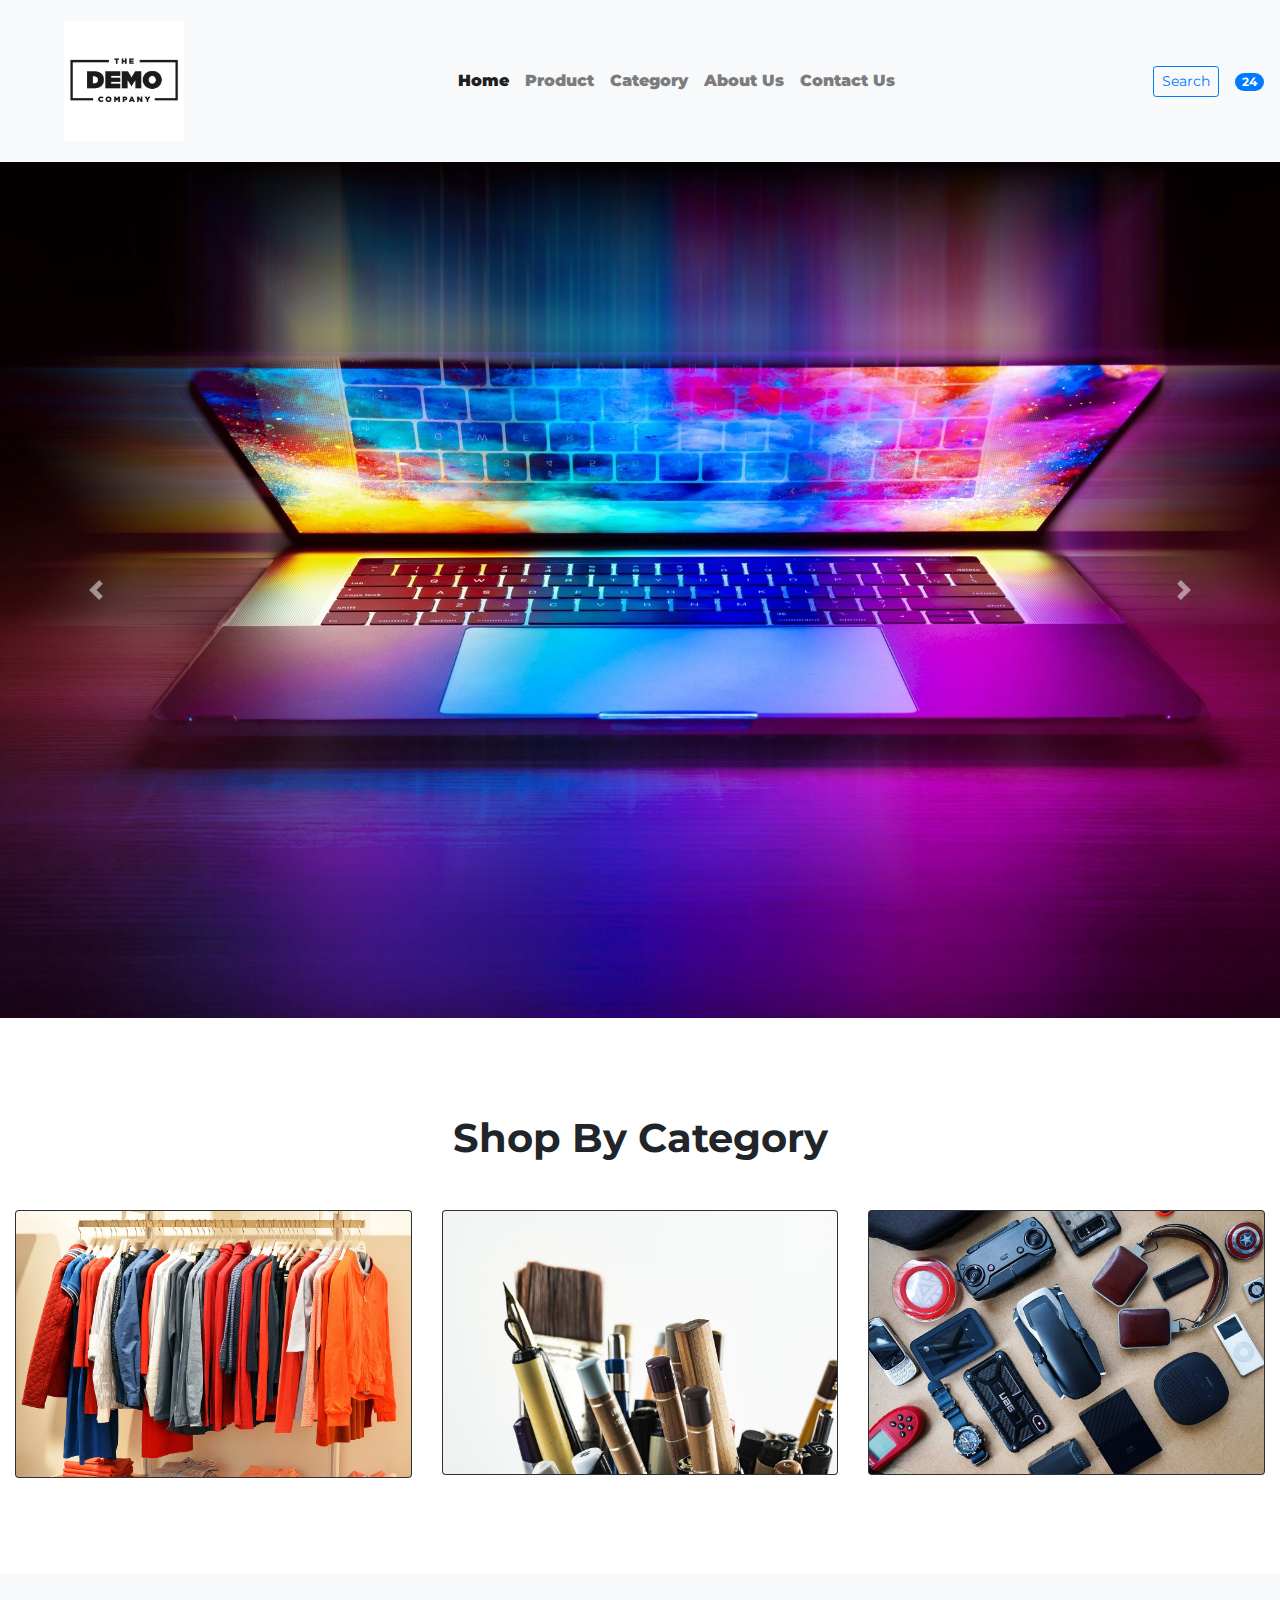
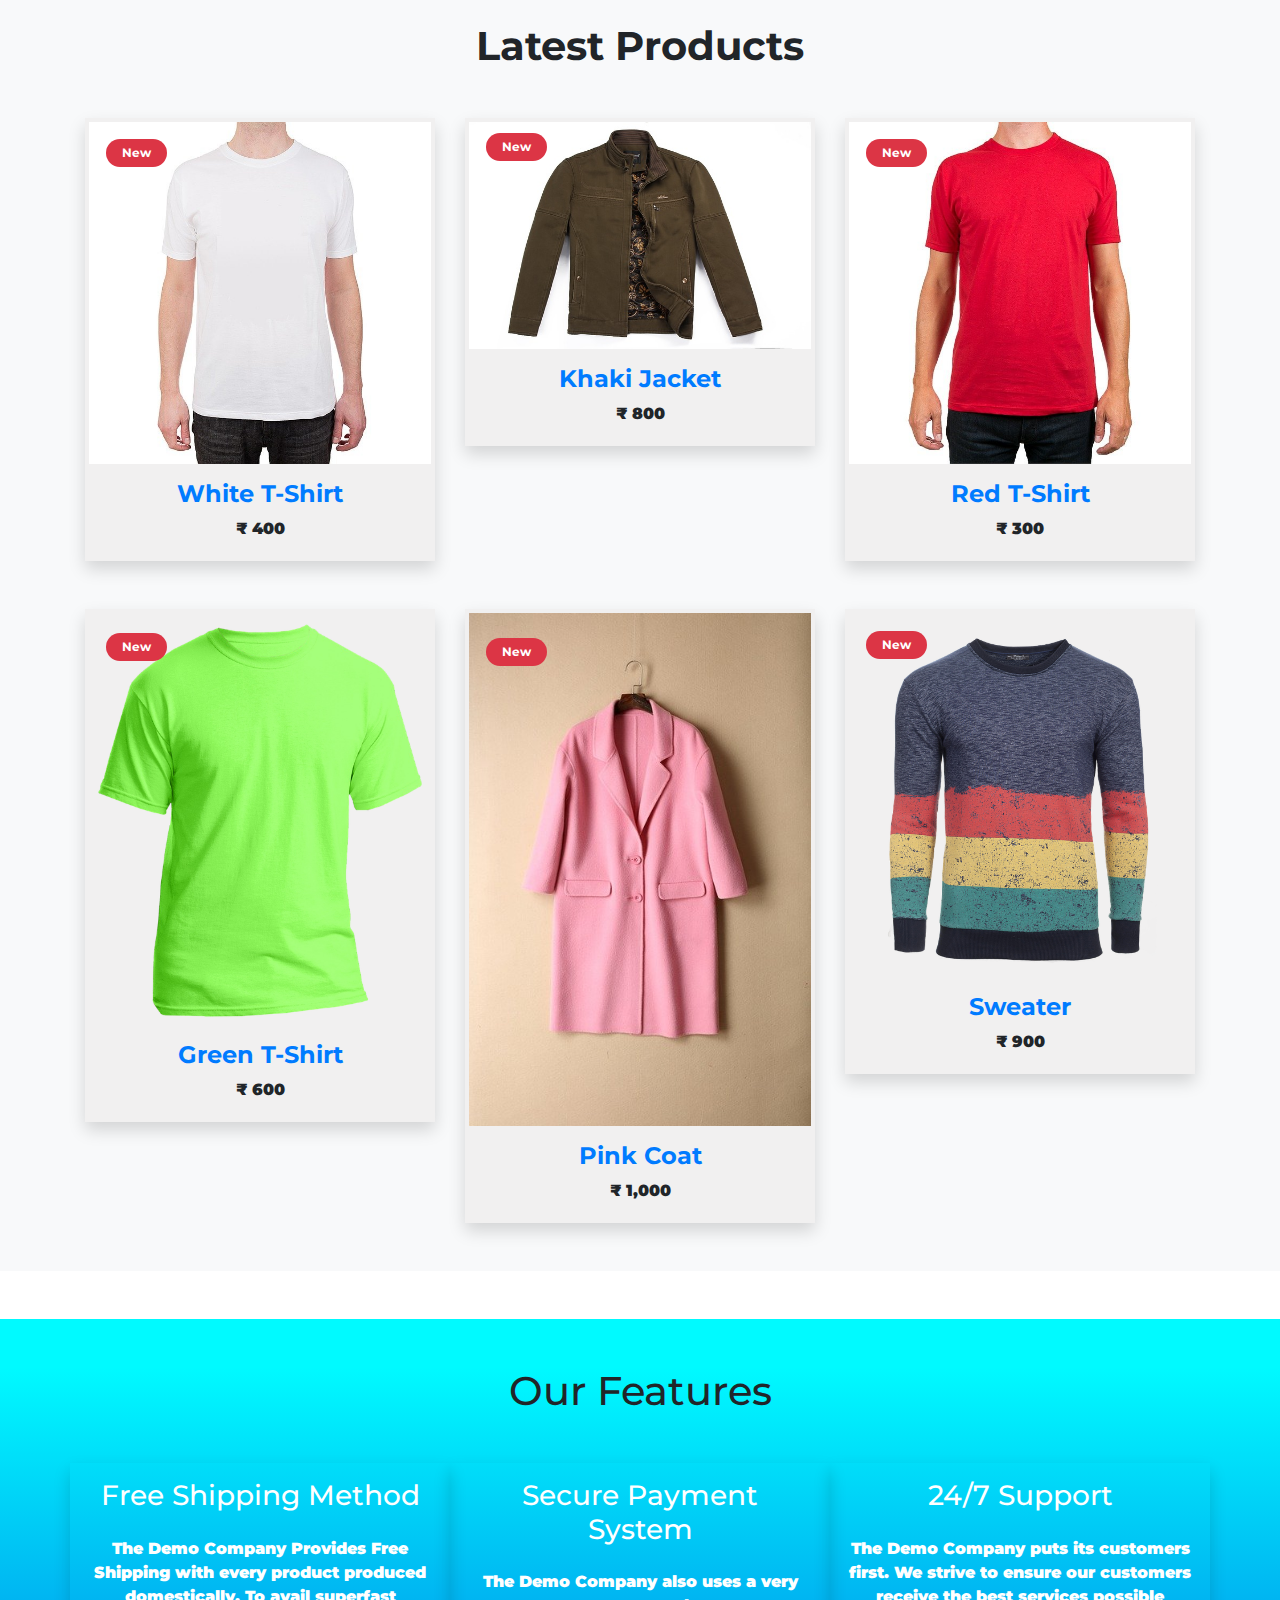
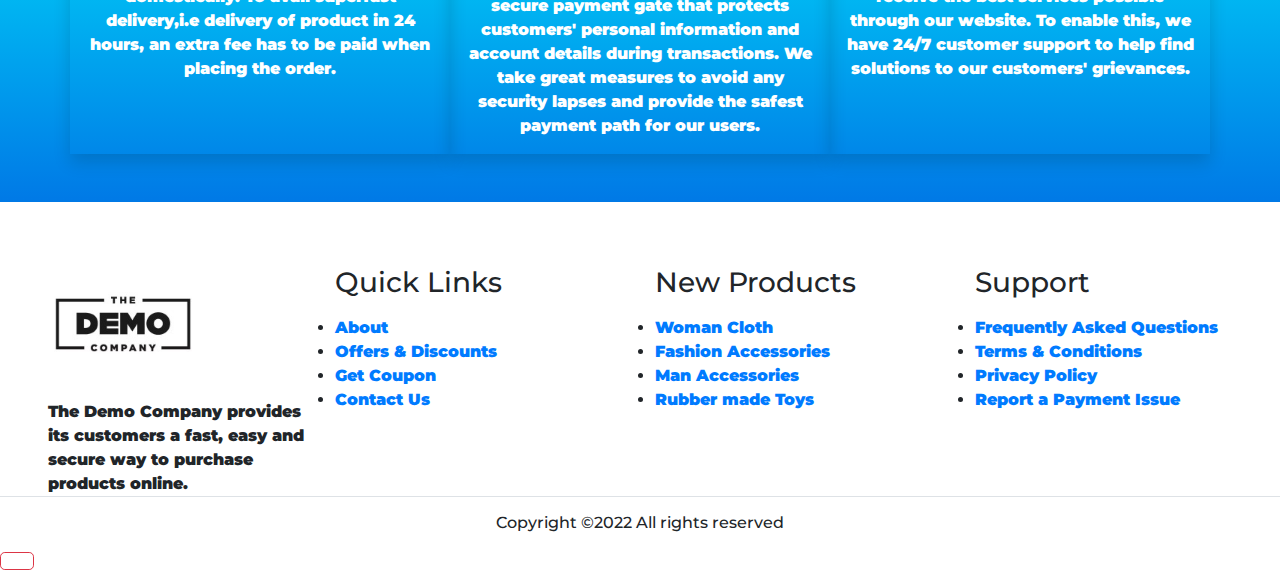
<file: index.html>
<!DOCTYPE  html>
<html lang="en">
  <head>
    <!-- Required meta tags -->
    <meta charset="utf-8">
    <meta name="viewport" content="width=device-width, initial-scale=1,
    shrink-to-fit=no">
     <!-- style.css For Custom Styling -->
    <link rel="stylesheet" href="assets/style.css">
    <!-- Bootstrap CSS -->
    <link rel="stylesheet"
    href="https://stackpath.bootstrapcdn.com/bootstrap/4.5.2/css/bootstrap.min.css" integrity="sha384-JcKb8q3iqJ61gNV9KGb8thSsNjpSL0n8PARn9HuZOnIxN0hoP+VmmDGMN5t9UJ0Z" crossorigin="anonymous">
   
    <!-- fontawesome cdn For Icons -->
    <link rel="stylesheet"
    href="https://cdnjs.cloudflare.com/ajax/libs/font-awesome/5.10.0/css/all.min.css"
    integrity="sha512-PgQMlq+nqFLV4ylk1gwUOgm6CtIIXkKwaIHp/PAIWHzig/lKZSEGKEysh0TCVbHJXCLN7WetD8TFecIky75ZfQ==" crossorigin="anonymous" />
    <title>E-Commerce</title>
  </head>
  
    
  <body id="top">
    <!-- ==============header menu section starts here============== -->
    <section class="header_menu" id="header_menu">
      <div class="container-fluid px-0 shadow">
        <nav class="navbar navbar-expand-lg navbar-light bg-light py-3 ">
          <a class="navbar-brand pl-5 pl-small-0" href="index.html">
            <img src="assets/images/logo.jpg" class="img img-fluid" width="120px"
            alt="logo">
          </a>
          <button class="navbar-toggler" type="button" data-toggle="collapse"
          data-target="#navbarSupportedContent"
          aria-controls="navbarSupportedContent" aria-expanded="false"
          aria-label="Toggle navigation">
            <span class="navbar-toggler-icon"></span>
          </button>
          <div class="collapse navbar-collapse" id="navbarSupportedContent">
            <ul class="navbar-nav mx-auto">
              <li class="nav-item active">
                <a class="nav-link" href="index.html">Home <span
              class="sr-only">(current)</span></a>
              </li>
              <li class="nav-item">
                <a class="nav-link" href="product.html">Product</a>
              </li>
              <li class="nav-item">
                <a class="nav-link" href="category.html">Category</a>
              </li>
              <li class="nav-item">
                <a class="nav-link" href="about.html">About Us</a>
              </li>
              <li class="nav-item">
                <a class="nav-link" href="contact.html">Contact Us</a>
              </li>
              
            </ul>
            <div class="search mr-3">
              <a href="search.html" class="btn btn-sm btn-outline-primary">
              Search
              </a>
            </div>
            <div class="cart">
              <a href="cart.html">
                <i class="fas fa-shopping-cart fa-2x"></i>
                <span class="badge badge-pill badge-primary">24</span>
              </a>
            </div>
          </div>
        </nav>
      </div>
    </section>
  <!-- ==============header menu section ends here============== -->

  <!-- ============== carousel section starts here============== -->
  <section class="header_carousel" id="header_carousel">
    <div id="carouselExampleControls" class="carousel slide" data-ride="carousel">
      <div class="carousel-inner">
        <div class="carousel-item active">
          <img class="d-block w-100" src="assets/images/firstslide.jfif" alt="First slide">
        </div>
        <div class="carousel-item">
          <img class="d-block w-100" src="assets/images/secondslide.jfif" alt="Second slide">
        </div>
        <div class="carousel-item">
          <img class="d-block w-100" src="assets/images/thirdslide.jfif" alt="Third slide">
        </div>
      </div>
      <a class="carousel-control-prev" href="#carouselExampleControls" role="button" data-slide="prev">
        <span class="carousel-control-prev-icon" aria-hidden="true"></span>
        <span class="sr-only">Previous</span>
      </a>
      <a class="carousel-control-next" href="#carouselExampleControls" role="button" data-slide="next">
        <span class="carousel-control-next-icon" aria-hidden="true"></span>
        <span class="sr-only">Next</span>
      </a>
    </div>
  </section>
<!-- ============== carousel section ends here============== -->

<!-- ==============shop by category starts here============== -->
  <section class="shop_by_category py-5 my-5" id="shop_by_category">
    <div class="container-fluid">
      <div class="section_title text-center mb-5 hover-shadow">
        <h1 class="text-capitalize"><strong>Shop By category</strong></h1>
      </div>
      <div class="row">
        <div class="col-md-4 col-12">
          <div class="card bg-dark text-white">
          <a href="category.html">
          <img class="card-img img img-fluid" src="assets/images/category1.jpg"
          alt="Card image">
          </a>
          </div>
          </div>
          <div class="col-md-4 col-12 mt-small-5 mb-small-5">
          <div class="card bg-dark text-white">
          <a href="category.html">
          <img class="card-img img img-fluid" src="assets/images/category2.jpg"
          alt="Card image">
          </a>
          </div>
          </div>
          <div class="col-md-4 col-12">
          <div class="card bg-dark text-white">
          <a href="category.html">
          <img class="card-img img img-fluid" src="assets/images/category3.jpg"
          alt="Card image">
          </a>
          </div>
        </div>
      </div>
    </div>
  </section>
<!-- ==============shop by category ends here============== -->

  <!-- ==============products starts here============== -->
  <section class="products py-5 my-5 bg-light" id="products">
  <div class="container">
  <div class="section_title text-center mb-5">
  <h1 class="text-capitalize"><strong>Latest Products</h1>
  </div>
  <div class="row mb-5">
  <div class="col-md-4 col-12">
  <div class="single_product shadow text-center p-1">
  <div class="product_img">
  <a href="productdetail1.html"><img src="assets/images/product1.png"
  class="img img-fluid" alt=""></a>
  <div class="new_product">
  <span class="badge py-2 px-3 badge-pill badge-danger">New</span>
  </div>
  </div>
  <div class="product-caption my-3">
  <div class="product-ratting">
  <i class="fas fa-star"></i>
  <i class="fas fa-star"></i>
  <i class="fas fa-star"></i>
  <i class="fas fa-star low-star"></i>
  <i class="far fa-star low-star"></i>
  </div>
  <h4><a href="productdetail1.html">White T-Shirt</a></h4>
  <div class="price">
  <b><span class="mr-1">₹</span><span>400</span></b>
  </div>
  </div>
  </div>
  </div>
  <div class="col-md-4 col-12">
  <div class="single_product shadow text-center p-1 mt-small-5 mb-small-5">
  <div class="product_img">
  <a href="productdetail2.html"><img src="assets/images/product2.png"
  class="img img-fluid" alt=""></a>
  <div class="new_product">
  <span class="badge py-2 px-3 badge-pill badge-danger">New</span>
  </div>
  </div>
  <div class="product-caption my-3">
  <div class="product-ratting">
  <i class="fas fa-star"></i>
  <i class="fas fa-star"></i>
  <i class="fas fa-star"></i>
  <i class="far fa-star low-star"></i>
  <i class="far fa-star low-star"></i>
  </div>
  <h4><a href="productdetail2.html">Khaki Jacket</a></h4>
  <div class="price">
  <b><span class="mr-1">₹</span><span>800</span></b>
  </div>
  </div>
  </div>
  </div>
  <div class="col-md-4 col-12">
  <div class="single_product shadow text-center p-1">
  <div class="product_img">
  <a href="productdetail3.html"><img src="assets/images/product3.png"
  class="img img-fluid" alt=""></a>
  <div class="new_product">
  <span class="badge py-2 px-3 badge-pill badge-danger">New</span>
  </div>
  </div>
  <div class="product-caption my-3">
  <div class="product-ratting">
  <i class="fas fa-star"></i>
  <i class="fas fa-star"></i>
  <i class="fas fa-star"></i>
  <i class="far fa-star low-star"></i>
  <i class="far fa-star low-star"></i>
  </div>
  <h4><a href="productdetail3.html">Red T-Shirt</a></h4>
  <div class="price">
  <b><span class="mr-1">₹</span><span>300</span></b>
  </div>
  </div>
  </div>
  </div>
  </div>
  <div class="row">
  <div class="col-md-4 col-12">
  <div class="single_product shadow text-center p-1">
  <div class="product_img">
  <a href="productdetail4.html"><img src="assets/images/product4.png"
  class="img img-fluid h-200" alt=""></a>
  <div class="new_product">
  <span class="badge py-2 px-3 badge-pill badge-danger">New</span>
  </div>
  </div>
  <div class="product-caption my-3">
  <div class="product-ratting">
  <i class="fas fa-star"></i>
  <i class="fas fa-star"></i>
  <i class="fas fa-star"></i>
  <i class="fas fa-star low-star"></i>
  <i class="far fa-star low-star"></i>
  </div>
  <h4><a href="productdetail4.html">Green T-Shirt</a></h4>
  <div class="price">
  <b><span class="mr-1">₹</span><span>600</span></b>
  </div>
  </div>
  </div>
  </div>
  <div class="col-md-4 col-12">
  <div class="single_product shadow text-center p-1 mt-small-5 mb-small-5">
  <div class="product_img">
  <a href="productdetail5.html"><img src="assets/images/product5.png"
  class="img img-fluid" alt=""></a>
  <div class="new_product">
  <span class="badge py-2 px-3 badge-pill badge-danger">New</span>
  </div>
  </div>
  <div class="product-caption my-3">
  <div class="product-ratting">
  <i class="fas fa-star"></i>
  <i class="fas fa-star"></i>
  <i class="fas fa-star"></i>
  <i class="fas fa-star low-star"></i>
  <i class="fas fa-star low-star"></i>
  </div>
  <h4><a href="productdetail5.html">Pink Coat</a></h4>
  <div class="price">
  <b><span class="mr-1">₹</span><span>1,000</span></b>
  </div>
  </div>
  </div>
  </div>
  <div class="col-md-4 col-12">
  <div class="single_product shadow text-center p-1">
  <div class="product_img">
  <a href="productdetail6.html"><img src="assets/images/product6.png"
  class="img img-fluid" alt=""></a>
  <div class="new_product">
  <span class="badge py-2 px-3 badge-pill badge-danger">New</span>
  </div>
  </div>
  <div class="product-caption my-3">
  <div class="product-ratting">
  <i class="fas fa-star"></i>
  <i class="fas fa-star"></i>
  <i class="fas fa-star"></i>
  <i class="fas fa-star low-star"></i>
  <i class="far fa-star low-star"></i>
  </div>
  <h4><a href="productdetail6.html">Sweater</a></h4>
  <div class="price">
  <b><span class="mr-1">₹</span><span>900</span></b>
  </div>
  </div>
  </div>
  </div>
  </div>
  </div>
  </section>
  <!-- ==============products ends here============== -->
    
  <!-- ==============feature starts here============== -->
  <section class="feature py-5 mt-5" id="feature">
  <div class="container">
  <div class="section_title text-center mb-5">
  <h1 class="text-capitalize">Our Features</h1>
  </div>
  <div class="row text-white">
  <div class="col-md-4 col-12 shadow p-3">
  <div class="text-center">
  <div class="mb-4">
  <i class="fas fa-shipping-fast fa-3x mb-3 pt-2"></i>
  <div>
  <h3>Free Shipping Method</h3>
  </div>
  </div>
  <div>
  The Demo Company Provides Free Shipping with every product produced domestically. To avail superfast delivery,i.e delivery of product in 24 hours, an extra fee has to be paid when placing the order.
  </div>
  </div>
  </div>
  <div class="col-md-4 col-12 shadow p-3 mt-small-5 mb-small-5">
  <div class="text-center">
  <div class="mb-4">
  <i class="fas fa-lock fa-3x mb-3 pt-2"></i>
  <div>
  <h3>Secure Payment System</h3>
  </div>
  </div>
  <div>
  The Demo Company also uses a very secure payment gate that protects customers' personal information and account details during transactions. We take great measures to avoid any security lapses and provide the safest payment path for our users.
  </div>
  </div>
  </div>
  <div class="col-md-4 col-12 shadow p-3">
  <div class="text-center">
  <div class="mb-4">
  <i class="fas fa-headphones fa-3x mb-3 pt-2"></i>
  <div>
  <h3>24/7 Support</h3>
  </div>
  </div>
  <div>
  The Demo Company puts its customers first. We strive to ensure our customers receive the best services possible through our website. To enable this, we have 24/7 customer support to help find solutions to our customers' grievances.
  </div>
  </div>
  </div>
  </div>
  </div>
  </section>
  <!-- ==============feature ends here============== -->

  <!-- ==============footer starts here============== -->
<section class="footer_section pt-5 pb-2" id="footer_section">
<footer>
<div class="container-fluid">
<div class="row">
<div class="col-md-3 col-6 pl-5 pl-small-15">
<div class="footer_title">
<a href="index.html"><img src="assets/images/logo.jpg" width="150px"
class="img img-fluid" alt="logo"></a>
</div>
<div>
The Demo Company provides its customers a fast, easy and secure way to purchase products online.
</div>
</div>
<div class="col-md-3 col-6">
<div class="footer_title pt-3 mb-3">
<h3>Quick Links</h3>
</div>
<div class="footer_links">
<ul>
<li><a href="about.html">About</a></li>
<li><a href="javascript:;">Offers & Discounts</a></li>
<li><a href="javascript:;">Get Coupon</a></li>
<li><a href="contact.html">Contact Us</a></li>
</ul>
</div>
</div>
<div class="col-md-3 col-6">
<div class="footer_title pt-3 mb-3">
<h3>New Products</h3>
</div>
<div class="footer_links">
<ul>
<li><a href="javascript:;">Woman Cloth</a></li>
<li><a href="javascript:;">Fashion Accessories</a></li>
<li><a href="javascript:;">Man Accessories</a></li>
<li><a href="javascript:;">Rubber made Toys</a></li>
</ul>
</div>
</div>
<div class="col-md-3 col-6">
<div class="footer_title pt-3 mb-3">
<h3>Support</h3>
</div>
<div class="footer_links">
<ul>
<li><a href="javascript:;">Frequently Asked Questions</a></li>
<li><a href="javascript:;">Terms & Conditions</a></li>
<li><a href="javascript:;">Privacy Policy</a></li>
<li><a href="javascript:;">Report a Payment Issue</a></li>
</ul>
</div>
</div>
</div>
</div>
<div class="border-top">
<h6 class="text-center mt-3">Copyright ©2022 All rights reserved
</h6>
</div>
</footer>
</section>
<div class="backtop">
<a id="button" href="#top" class="btn btn-lg btn-outline-danger" role="button">
<i class="fas fa-chevron-up text-dark"></i>
</a>
</div>
<!-- ==============footer ends here============== -->
    
  <!-- Optional JavaScript -->
  <!-- jQuery first, then Popper.js, then Bootstrap JS -->
  <script src="https://cdnjs.cloudflare.com/ajax/libs/bootstrap/5.1.3/js/bootstrap.min.js">    </script>
  <script src="https://code.jquery.com/jquery-3.5.1.slim.min.js"
  integrity="sha384-DfXdz2htPH0lsSSs5nCTpuj/zy4C+OGpamoFVy38MVBnE+IbbVYUew+OrCXaRkfj" crossorigin="anonymous"></script>
  <script
  src="https://cdn.jsdelivr.net/npm/popper.js@1.16.1/dist/umd/popper.min.js"
  integrity="sha384-9/reFTGAW83EW2RDu2S0VKaIzap3H66lZH81PoYlFhbGU+6BZp6G7niu735Sk7lN" crossorigin="anonymous"></script>
  <script
  src="https://stackpath.bootstrapcdn.com/bootstrap/4.5.2/js/bootstrap.min.js"
  integrity="sha384-B4gt1jrGC7Jh4AgTPSdUtOBvfO8shuf57BaghqFfPlYxofvL8/KUEfYiJOMMV+rV" crossorigin="anonymous"></script>
  </body>
</html>
</file>
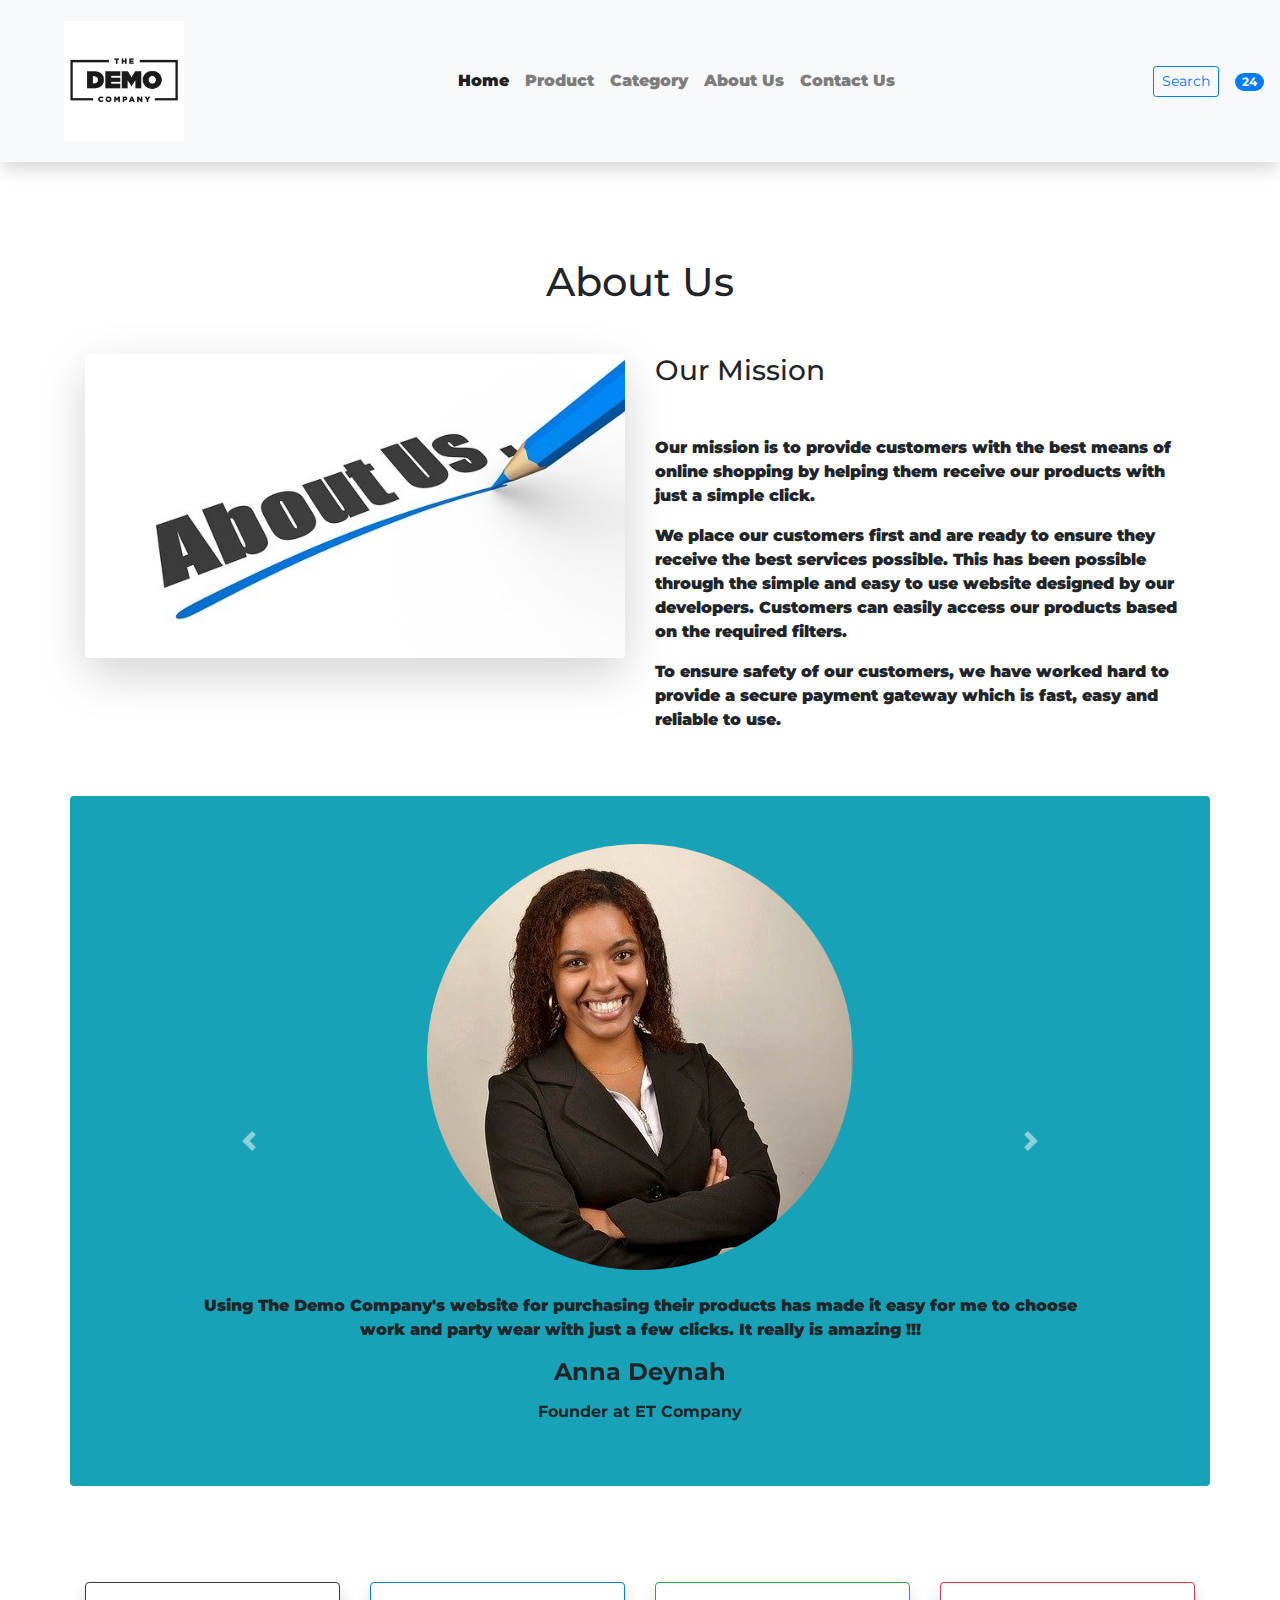
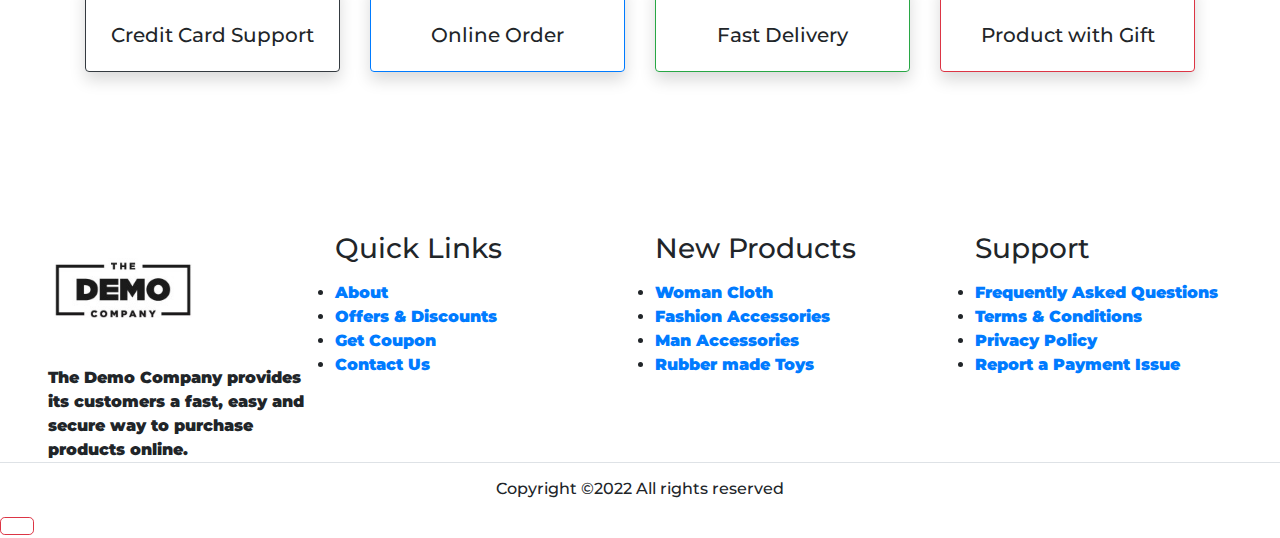
<file: about.html>
<!DOCTYPE  html>
<html lang="en">
  <head>
    <!-- Required meta tags -->
    <meta charset="utf-8">
    <meta name="viewport" content="width=device-width, initial-scale=1,
    shrink-to-fit=no">
     <!-- style.css For Custom Styling -->
    <link rel="stylesheet" href="assets/style.css">
    <!-- Bootstrap CSS -->
    <link rel="stylesheet"
    href="https://stackpath.bootstrapcdn.com/bootstrap/4.5.2/css/bootstrap.min.css" integrity="sha384-JcKb8q3iqJ61gNV9KGb8thSsNjpSL0n8PARn9HuZOnIxN0hoP+VmmDGMN5t9UJ0Z" crossorigin="anonymous">
   
    <!-- fontawesome cdn For Icons -->
    <link rel="stylesheet"
    href="https://cdnjs.cloudflare.com/ajax/libs/font-awesome/5.10.0/css/all.min.css"
    integrity="sha512-PgQMlq+nqFLV4ylk1gwUOgm6CtIIXkKwaIHp/PAIWHzig/lKZSEGKEysh0TCVbHJXCLN7WetD8TFecIky75ZfQ==" crossorigin="anonymous" />
    <title>E-Commerce</title>
  </head>
  
    
  <body id="top">
    <!-- ==============header menu section starts here============== -->
    <section class="header_menu" id="header_menu">
      <div class="container-fluid px-0 shadow">
        <nav class="navbar navbar-expand-lg navbar-light bg-light py-3 ">
          <a class="navbar-brand pl-5 pl-small-0" href="index.html">
            <img src="assets/images/logo.jpg" class="img img-fluid" width="120px"
            alt="logo">
          </a>
          <button class="navbar-toggler" type="button" data-toggle="collapse"
          data-target="#navbarSupportedContent"
          aria-controls="navbarSupportedContent" aria-expanded="false"
          aria-label="Toggle navigation">
            <span class="navbar-toggler-icon"></span>
          </button>
          <div class="collapse navbar-collapse" id="navbarSupportedContent">
            <ul class="navbar-nav mx-auto">
              <li class="nav-item active">
                <a class="nav-link" href="index.html">Home <span
              class="sr-only">(current)</span></a>
              </li>
              <li class="nav-item">
                <a class="nav-link" href="product.html">Product</a>
              </li>
              <li class="nav-item">
                <a class="nav-link" href="category.html">Category</a>
              </li>
              <li class="nav-item">
                <a class="nav-link" href="about.html">About Us</a>
              </li>
              <li class="nav-item">
                <a class="nav-link" href="contact.html">Contact Us</a>
              </li>
              
            </ul>
            <div class="search mr-3">
              <a href="search.html" class="btn btn-sm btn-outline-primary">
              Search
              </a>
            </div>
            <div class="cart">
              <a href="cart.html">
                <i class="fas fa-shopping-cart fa-2x"></i>
                <span class="badge badge-pill badge-primary">24</span>
              </a>
            </div>
          </div>
        </nav>
      </div>
    </section>
  <!-- ==============header menu section ends here============== -->

  <!-- ==============about starts here============== -->
<section class="about py-5 my-5" id="about">
<div class="container ">
<div class="section_title text-center mb-5">
<h1 class="text-capitalize">About Us</h1>
  </div>
<div class="row">
<div class="col-md-6">
<div class="row">
<div class="col-md-12">
<img src="assets/images/about.jpg" class="img img-fluid rounded
shadow-lg"
alt="about us image">
</div>
</div>
</div>
<div class="col-md-6">
<div class="row">
<div class="col-md-12">
<div class="title">
<h3>Our Mission</h3>
</div>
<div class="about_text mt-sm-5">
<p>
Our mission is to provide customers with the best means of online shopping by helping them
  receive our products with just a simple click.
</p>
<p>
We place our customers first and are ready to ensure they receive the best services possible.
  This has been possible through the simple and easy to use website designed by our developers.
  Customers can easily access our products based on the required filters.
</p>
<p>
To ensure safety of our customers, we have worked hard to provide a secure payment gateway which is fast,
  easy and reliable to use.
</p>
</div>
</div>
</div>
</div>
</div>
<div class="row">
<!-- ==============testimonial starts here============== -->
<section class="text-center bg-info my-5 py-5 rounded">
<div class="col-md-10 col-10 mx-auto">
<!-- Carousel Wrapper -->
<div id="carousel-example-1" class="carousel slide carousel-fade"
data-ride="carousel"
data-interval="false">
<!--Slides-->
<div class="carousel-inner">
<!--First slide-->
<div class="carousel-item active">
<div class="testimonial">
<!--Avatar-->
<div class="avatar mx-auto mb-4">
<img src="assets/images/test1.jpg"
class="rounded-circle img-fluid"
alt="First sample avatar image">
</div>
<!--Content-->
<p>
<i class="fas fa-quote-left"></i>Using The Demo Company's website for purchasing their products has made
  it easy for me to choose work and party wear with just a few clicks. It really is amazing !!!
</p>
<h4 class="font-weight-bold">Anna Deynah</h4>
<h6 class="font-weight-bold my-3">Founder at ET
Company</h6>
<!--Review-->
<i class="fas fa-star blue-text"> </i>
<i class="fas fa-star blue-text"> </i>
<i class="fas fa-star blue-text"> </i>
<i class="fas fa-star blue-text"> </i>
<i class="fas fa-star-half-alt blue-text"> </i>
</div>
</div>
<!--First slide-->
<!--Second slide-->
<div class="carousel-item">
<div class="testimonial">
<!--Avatar-->
<div class="avatar mx-auto mb-4">
<img src="assets/images/test2.jpg"
class="rounded-circle img-fluid"
alt="Second sample avatar image">
</div>
<!--Content-->
<p>
<i class="fas fa-quote-left"></i> 
The Demo Company has really helped me as a photographer as it helps me 
  choose outfits for models and also dresses for myself that are really comfortable to wear especially
  when moving outdoors. All thanks to The Demo Company !!!
</p>
<h4 class="font-weight-bold">Maria Kate</h4>
<h6 class="font-weight-bold my-3">Photographer at Studio
LA</h6>
<!--Review-->
<i class="fas fa-star blue-text"> </i>
<i class="fas fa-star blue-text"> </i>
<i class="fas fa-star blue-text"> </i>
<i class="fas fa-star blue-text"> </i>
<i class="fas fa-star blue-text"> </i>
</div>
</div>
<!--Second slide-->
<!--Third slide-->
<div class="carousel-item">
<div class="testimonial">
<!--Avatar-->
<div class="avatar mx-auto mb-4">
<img src="assets/images/test3.jpg"
class="rounded-circle img-fluid"
alt="Third sample avatar image">
</div>
<!--Content-->
<p>
<i class="fas fa-quote-left"></i> Being a front-end developer myself, I am absolutely
marvelled to see how easy and seemless the website has been created. The Demo Company has really worked hard to ensure that their customers find all the required products with ease. Kudos to The Demo Company!!!
</p>
<h4 class="font-weight-bold">John Doe</h4>
<h6 class="font-weight-bold my-3">Front-end Developer in
NY</h6>
<!--Review-->
<i class="fas fa-star blue-text"> </i>
<i class="fas fa-star blue-text"> </i>
<i class="fas fa-star blue-text"> </i>
<i class="fas fa-star blue-text"> </i>
<i class="far fa-star blue-text"> </i>
</div>
</div>
<!--Third slide-->
</div>
<!--Slides-->
<!--Controls-->
<a class="carousel-control-prev left carousel-control"
href="#carousel-example-1"
role="button" data-slide="prev">
<span class="carousel-control-prev-icon"
aria-hidden="true"></span>
<span class="sr-only">Previous</span>
</a>
<a class="carousel-control-next right carousel-control"
href="#carousel-example-1"
role="button" data-slide="next">
<span class="carousel-control-next-icon"
aria-hidden="true"></span>
<span class="sr-only">Next</span>
</a>
<!--Controls-->
</div>
<!-- Carousel Wrapper -->
</div>
</section>
<!-- ==============testimonial ends here============== -->
</div>
<div class="row mt-5">
<div class="col-md-3 col-6">
<div class="border border-dark rounded shadow text-center p-3">
<div class="mb-4">
<i class="far fa-credit-card fa-3x"></i>
</div>
<div>
<h5>Credit Card Support</h5>
</div>
</div>
</div>
<div class="col-md-3 col-6 mt-small-2 mb-small-2">
<div class="border border-primary rounded shadow text-center p-3">
<div class="mb-4">
<i class="fas fa-laptop fa-3x"></i>
</div>
<div>
<h5>Online Order</h5>
</div>
</div>
</div>
<div class="col-md-3 col-6">
<div class="border border-success rounded shadow text-center p-3">
<div class="mb-4">
<i class="fas fa-shipping-fast fa-3x"></i>
</div>
<div>
<h5>Fast Delivery</h5>
</div>
</div>
</div>
<div class="col-md-3 col-6">
<div class="border border-danger rounded shadow text-center p-3">
<div class="mb-4">
<i class="fas fa-gifts fa-3x"></i>
</div>
<div>
<h5>Product with Gift</h5>
</div>
</div>
</div>
</div>
</div>
</section>
<!-- ==============about ends here============== -->

          <!-- ==============footer starts here============== -->
  <section class="footer_section pt-5 pb-2" id="footer_section">
  <footer>
  <div class="container-fluid">
  <div class="row">
  <div class="col-md-3 col-6 pl-5 pl-small-15">
  <div class="footer_title">
  <a href="index.html"><img src="assets/images/logo.jpg" width="150px"
  class="img img-fluid" alt="logo"></a>
  </div>
  <div>
  The Demo Company provides its customers a fast, easy and secure way to purchase products online.
  </div>
  </div>
  <div class="col-md-3 col-6">
  <div class="footer_title pt-3 mb-3">
  <h3>Quick Links</h3>
  </div>
  <div class="footer_links">
  <ul>
  <li><a href="about.html">About</a></li>
  <li><a href="javascript:;">Offers & Discounts</a></li>
  <li><a href="javascript:;">Get Coupon</a></li>
  <li><a href="contact.html">Contact Us</a></li>
  </ul>
  </div>
  </div>
  <div class="col-md-3 col-6">
  <div class="footer_title pt-3 mb-3">
  <h3>New Products</h3>
  </div>
  <div class="footer_links">
  <ul>
  <li><a href="javascript:;">Woman Cloth</a></li>
  <li><a href="javascript:;">Fashion Accessories</a></li>
  <li><a href="javascript:;">Man Accessories</a></li>
  <li><a href="javascript:;">Rubber made Toys</a></li>
  </ul>
  </div>
  </div>
  <div class="col-md-3 col-6">
  <div class="footer_title pt-3 mb-3">
  <h3>Support</h3>
  </div>
  <div class="footer_links">
  <ul>
  <li><a href="javascript:;">Frequently Asked Questions</a></li>
  <li><a href="javascript:;">Terms & Conditions</a></li>
  <li><a href="javascript:;">Privacy Policy</a></li>
  <li><a href="javascript:;">Report a Payment Issue</a></li>
  </ul>
  </div>
  </div>
  </div>
  </div>
  <div class="border-top">
  <h6 class="text-center mt-3">Copyright ©2022 All rights reserved
  </h6>
  </div>
  </footer>
  </section>
  <div class="backtop">
  <a id="button" href="#top" class="btn btn-lg btn-outline-danger" role="button">
  <i class="fas fa-chevron-up text-dark"></i>
  </a>
  </div>
<!-- ==============footer ends here============== -->  
    <!-- Optional JavaScript -->
  <!-- jQuery first, then Popper.js, then Bootstrap JS -->
  <script src="https://cdnjs.cloudflare.com/ajax/libs/bootstrap/5.1.3/js/bootstrap.min.js">    
  </script>
  <script src="https://code.jquery.com/jquery-3.5.1.slim.min.js"
  integrity="sha384-DfXdz2htPH0lsSSs5nCTpuj/zy4C+OGpamoFVy38MVBnE+IbbVYUew+OrCXaRkfj" crossorigin="anonymous"> 
  </script>
  <script
  src="https://cdn.jsdelivr.net/npm/popper.js@1.16.1/dist/umd/popper.min.js"
  integrity="sha384-9/reFTGAW83EW2RDu2S0VKaIzap3H66lZH81PoYlFhbGU+6BZp6G7niu735Sk7lN" crossorigin="anonymous"> 
  </script>
  <script
  src="https://stackpath.bootstrapcdn.com/bootstrap/4.5.2/js/bootstrap.min.js"
  integrity="sha384-B4gt1jrGC7Jh4AgTPSdUtOBvfO8shuf57BaghqFfPlYxofvL8/KUEfYiJOMMV+rV" crossorigin="anonymous"> 
  </script>
  </body>
</html>
</file>
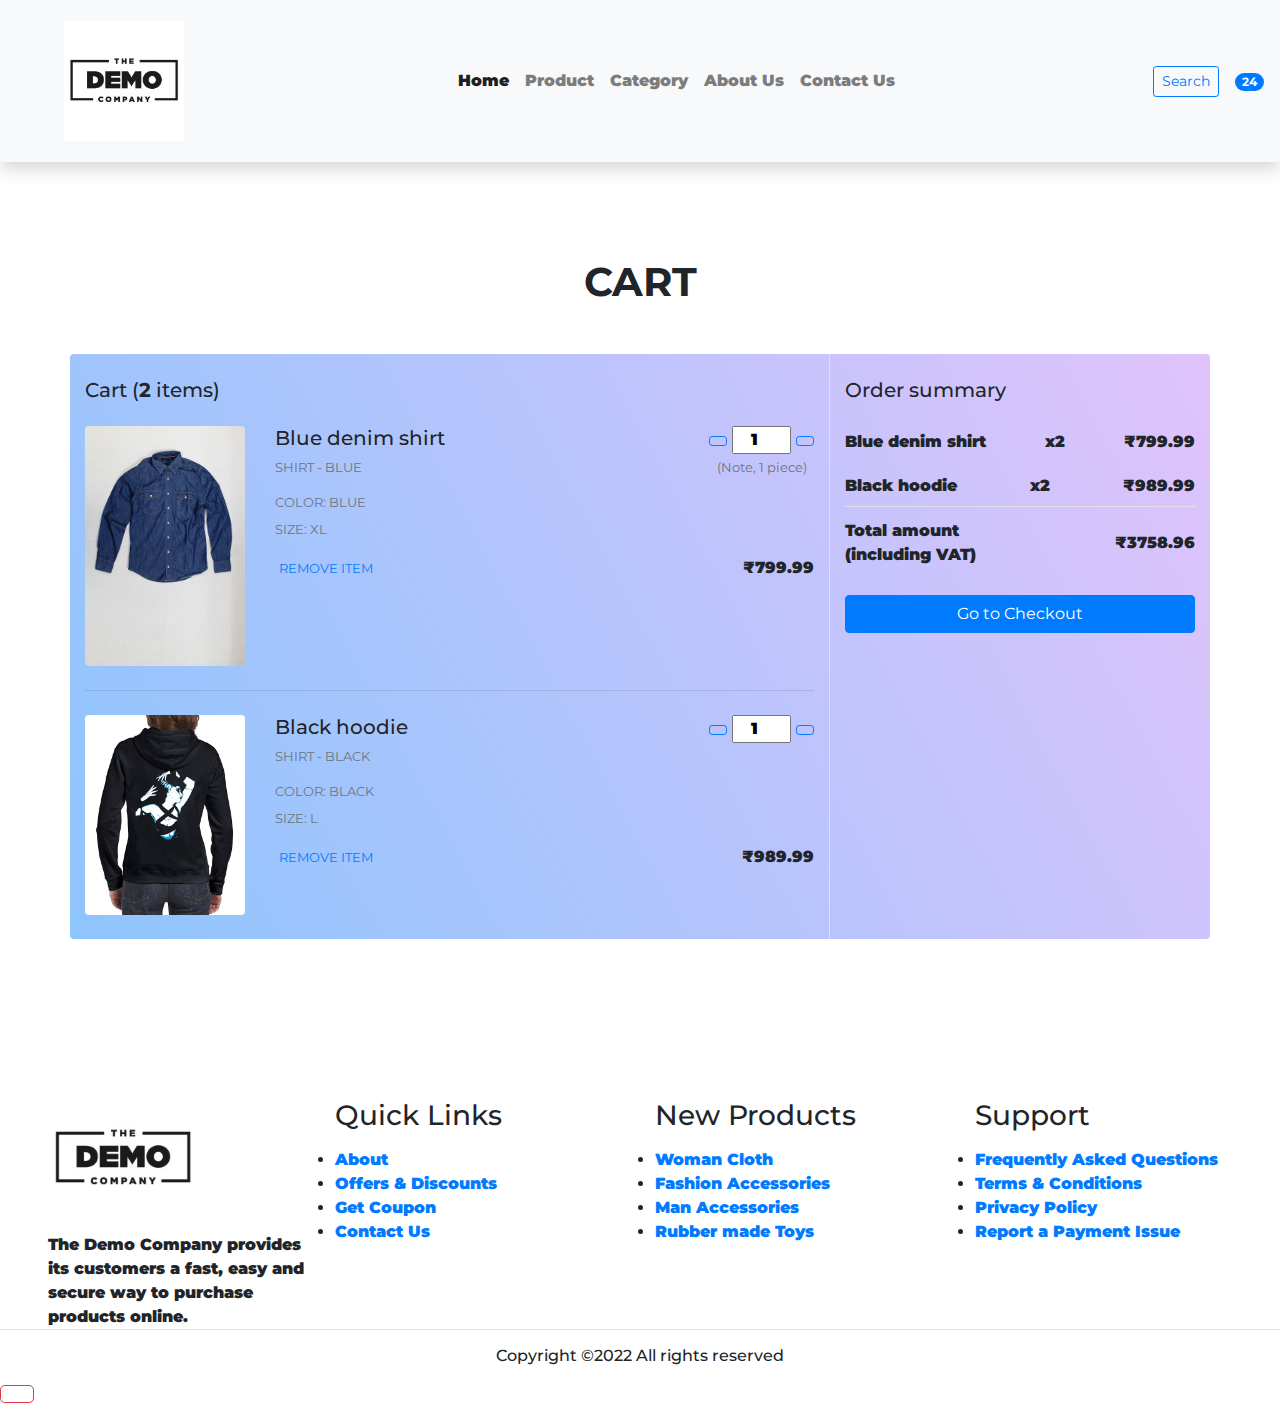
<file: cart.html>
<!DOCTYPE  html>
<html lang="en">
  <head>
    <!-- Required meta tags -->
    <meta charset="utf-8">
    <meta name="viewport" content="width=device-width, initial-scale=1,
    shrink-to-fit=no">
     <!-- style.css For Custom Styling -->
    <link rel="stylesheet" href="assets/style.css">
    <!-- Bootstrap CSS -->
    <link rel="stylesheet"
    href="https://stackpath.bootstrapcdn.com/bootstrap/4.5.2/css/bootstrap.min.css" integrity="sha384-JcKb8q3iqJ61gNV9KGb8thSsNjpSL0n8PARn9HuZOnIxN0hoP+VmmDGMN5t9UJ0Z" crossorigin="anonymous">
   
    <!-- fontawesome cdn For Icons -->
    <link rel="stylesheet"
    href="https://cdnjs.cloudflare.com/ajax/libs/font-awesome/5.10.0/css/all.min.css"
    integrity="sha512-PgQMlq+nqFLV4ylk1gwUOgm6CtIIXkKwaIHp/PAIWHzig/lKZSEGKEysh0TCVbHJXCLN7WetD8TFecIky75ZfQ==" crossorigin="anonymous" />
    <title>E-Commerce</title>
  </head>
  
    
  <body id="top">
    <!-- ==============header menu section starts here============== -->
    <section class="header_menu" id="header_menu">
      <div class="container-fluid px-0 shadow">
        <nav class="navbar navbar-expand-lg navbar-light bg-light py-3 ">
          <a class="navbar-brand pl-5 pl-small-0" href="index.html">
            <img src="assets/images/logo.jpg" class="img img-fluid" width="120px"
            alt="logo">
          </a>
          <button class="navbar-toggler" type="button" data-toggle="collapse"
          data-target="#navbarSupportedContent"
          aria-controls="navbarSupportedContent" aria-expanded="false"
          aria-label="Toggle navigation">
            <span class="navbar-toggler-icon"></span>
          </button>
          <div class="collapse navbar-collapse" id="navbarSupportedContent">
            <ul class="navbar-nav mx-auto">
              <li class="nav-item active">
                <a class="nav-link" href="index.html">Home <span
              class="sr-only">(current)</span></a>
              </li>
              <li class="nav-item">
                <a class="nav-link" href="product.html">Product</a>
              </li>
              <li class="nav-item">
                <a class="nav-link" href="category.html">Category</a>
              </li>
              <li class="nav-item">
                <a class="nav-link" href="about.html">About Us</a>
              </li>
              <li class="nav-item">
                <a class="nav-link" href="contact.html">Contact Us</a>
              </li>
              
            </ul>
            <div class="search mr-3">
              <a href="search.html" class="btn btn-sm btn-outline-primary">
              Search
              </a>
            </div>
            <div class="cart">
              <a href="cart.html">
                <i class="fas fa-shopping-cart fa-2x"></i>
                <span class="badge badge-pill badge-primary">24</span>
              </a>
            </div>
          </div>
        </nav>
      </div>
    </section>
  <!-- ==============header menu section ends here============== -->

  <!-- ==============cart starts here============== -->
  <section class="cart py-5 my-5" id="cart">
  <div class="container ">
  <div class="section_title text-center mb-5">
  <h1 class="text-capitalize"><strong>CART</strong></h1>
  </div>
  <div class="row bg_cart_1 rounded">
  <!--Grid column-->
  <div class="col-md-8 border-right">
  <!-- Card -->
  <div class="mb-3">
  <div class="pt-4">
  <h5 class="mb-4">Cart (<span>2</span> items)</h5>
  <div class="row mb-4" id="cart1">
  <div class="col-md-5 col-lg-3 col-xl-3">
  <div class="rounded mb-3 mb-md-0">
  <img class="img-fluid w-100 rounded" src="assets/images/cart1.jpg"
  alt="Sample">
  </div>
  </div>
  <div class="col-md-7 col-lg-9 col-xl-9">
  <div>
  <div class="d-flex justify-content-between">
  <div>
  <h5>Blue denim shirt</h5>
  <p class="mb-3 text-muted text-uppercase small">Shirt -
  blue</p>
  <p class="mb-2 text-muted text-uppercase small">Color:
  blue</p>
  <p class="mb-3 text-muted text-uppercase small">Size:
  XL</p>
  </div>
  <div>
  <div class="mb-0 w-100">
  <button
  onclick="this.parentNode.querySelector('input[type=number]').stepDown()"
  class="btn btn-sm btn-outline-primary">
  <i class="fas fa-minus"></i>
  </button>
  <input class="quantity text-center" min="0" max="10"
  name="quantity"
  value="1" type="number">
  <button
  onclick="this.parentNode.querySelector('input[type=number]').stepUp()"
  class="btn btn-sm btn-outline-primary">
  <i class="fas fa-plus"></i>
  </button>
  </div>
  <small class="form-text text-muted text-center">
  (Note, 1 piece)
  </small>
  </div>
  </div>
  <div class="d-flex justify-content-between align-items-center">
  <div>
  <a href="javascript:;" type="button"
  class="small text-uppercase mr-3"><i
  class="fas fa-trash-alt mr-1"></i> Remove item </a>
  </div>
  <p class="mb-0"><span><strong
  id="summary">₹799.99</strong></span></p
  class="mb-0">
  </div>
  </div>
  </div>
  </div>
  <hr class="mb-4">
  <div class="row mb-4">
  <div class="col-md-5 col-lg-3 col-xl-3">
  <div class="rounded mb-3 mb-md-0">
  <img class="img-fluid w-100 rounded"
  src="assets/images/cart2.jpg"
  alt="Sample">
  </div>
  </div>
  <div class="col-md-7 col-lg-9 col-xl-9">
  <div>
  <div class="d-flex justify-content-between">
  <div>
  <h5>Black hoodie</h5>
  <p class="mb-3 text-muted text-uppercase small">Shirt -
  black</p>
  <p class="mb-2 text-muted text-uppercase small">Color:
  black</p>
  <p class="mb-3 text-muted text-uppercase small">Size:
  L</p>
  </div>
  <div>
  <div class="mb-0 w-100">
  <button
  onclick="this.parentNode.querySelector('input[type=number]').stepDown()"
  class="btn btn-sm btn-outline-primary">
  <i class="fas fa-minus"></i>
  </button>
  <input class="quantity text-center" min="0" max="10"
  name="quantity"
  value="1" type="number">
  <button
  onclick="this.parentNode.querySelector('input[type=number]').stepUp()"
  class="btn btn-sm btn-outline-primary">
  <i class="fas fa-plus"></i>
  </button>
  </div>
  </div>
  </div>
  <div class="d-flex justify-content-between align-items-center">
  <div>
  <a href="javascript:;" type="button"
  class="card-link-secondary small text-uppercase mr-3">
  <i class="fas fa-trash-alt mr-1"></i> Remove item
  </a>
  </div>
  <p class="mb-0"><span><strong>₹989.99</strong></span></p
  class="mb-0">
  </div>
  </div>
  </div>
  </div>
  </div>
  </div>
  </div>
  <!--Grid column-->
  <!--Grid column-->
  <div class="col-md-4 rounded">
  <!-- Card -->
  <div class="mb-3">
  <div class="pt-4">
  <h5 class="mb-3">Order summary</h5>
  <ul class="list-group list-group-flush">
  <li
  class="list-group-item d-flex justify-content-between
  align-items-center border-0 px-0 pb-2">
  <span>Blue denim shirt</span>
  <span>x2</span>
  <span>₹799.99</span>
  </li>
  <li
  class="list-group-item d-flex justify-content-between
  align-items-center border-0 px-0 pb-2">
  <span>Black hoodie</span>
  <span>x2</span>
  <span>₹989.99</span>
  </li>
  <li
  class="list-group-item d-flex justify-content-between
  align-items-center border-top px-0 mb-3">
  <div>
  <strong>Total amount</strong>
  <strong>
  <p class="mb-0">(including VAT)</p>
  </strong>
  </div>
  <span><strong>₹3758.96</strong></span>
  </li>
  </ul>
  <a href="checkout.html" class="btn btn-primary btn-block">Go to
  Checkout</a>
  </div>
  </div>
  <!-- Card -->
  </div>
  <!--Grid column-->
  </div>
  </div>
  </section>
<!-- ==============cart ends here============== -->


        <!-- ==============footer starts here============== -->
  <section class="footer_section pt-5 pb-2" id="footer_section">
  <footer>
  <div class="container-fluid">
  <div class="row">
  <div class="col-md-3 col-6 pl-5 pl-small-15">
  <div class="footer_title">
  <a href="index.html"><img src="assets/images/logo.jpg" width="150px"
  class="img img-fluid" alt="logo"></a>
  </div>
  <div>
  The Demo Company provides its customers a fast, easy and secure way to purchase products online.
  </div>
  </div>
  <div class="col-md-3 col-6">
  <div class="footer_title pt-3 mb-3">
  <h3>Quick Links</h3>
  </div>
  <div class="footer_links">
  <ul>
  <li><a href="about.html">About</a></li>
  <li><a href="javascript:;">Offers & Discounts</a></li>
  <li><a href="javascript:;">Get Coupon</a></li>
  <li><a href="contact.html">Contact Us</a></li>
  </ul>
  </div>
  </div>
  <div class="col-md-3 col-6">
  <div class="footer_title pt-3 mb-3">
  <h3>New Products</h3>
  </div>
  <div class="footer_links">
  <ul>
  <li><a href="javascript:;">Woman Cloth</a></li>
  <li><a href="javascript:;">Fashion Accessories</a></li>
  <li><a href="javascript:;">Man Accessories</a></li>
  <li><a href="javascript:;">Rubber made Toys</a></li>
  </ul>
  </div>
  </div>
  <div class="col-md-3 col-6">
  <div class="footer_title pt-3 mb-3">
  <h3>Support</h3>
  </div>
  <div class="footer_links">
  <ul>
  <li><a href="javascript:;">Frequently Asked Questions</a></li>
  <li><a href="javascript:;">Terms & Conditions</a></li>
  <li><a href="javascript:;">Privacy Policy</a></li>
  <li><a href="javascript:;">Report a Payment Issue</a></li>
  </ul>
  </div>
  </div>
  </div>
  </div>
  <div class="border-top">
  <h6 class="text-center mt-3">Copyright ©2022 All rights reserved
  </h6>
  </div>
  </footer>
  </section>
  <div class="backtop">
  <a id="button" href="#top" class="btn btn-lg btn-outline-danger" role="button">
  <i class="fas fa-chevron-up text-dark"></i>
  </a>
  </div>
<!-- ==============footer ends here============== -->  
    <!-- Optional JavaScript -->
  <!-- jQuery first, then Popper.js, then Bootstrap JS -->
  <script src="https://cdnjs.cloudflare.com/ajax/libs/bootstrap/5.1.3/js/bootstrap.min.js">    
  </script>
  <script src="https://code.jquery.com/jquery-3.5.1.slim.min.js"
  integrity="sha384-DfXdz2htPH0lsSSs5nCTpuj/zy4C+OGpamoFVy38MVBnE+IbbVYUew+OrCXaRkfj" crossorigin="anonymous"> 
  </script>
  <script
  src="https://cdn.jsdelivr.net/npm/popper.js@1.16.1/dist/umd/popper.min.js"
  integrity="sha384-9/reFTGAW83EW2RDu2S0VKaIzap3H66lZH81PoYlFhbGU+6BZp6G7niu735Sk7lN" crossorigin="anonymous"> 
  </script>
  <script
  src="https://stackpath.bootstrapcdn.com/bootstrap/4.5.2/js/bootstrap.min.js"
  integrity="sha384-B4gt1jrGC7Jh4AgTPSdUtOBvfO8shuf57BaghqFfPlYxofvL8/KUEfYiJOMMV+rV" crossorigin="anonymous"> 
  </script>
  </body>
</html>
</file>
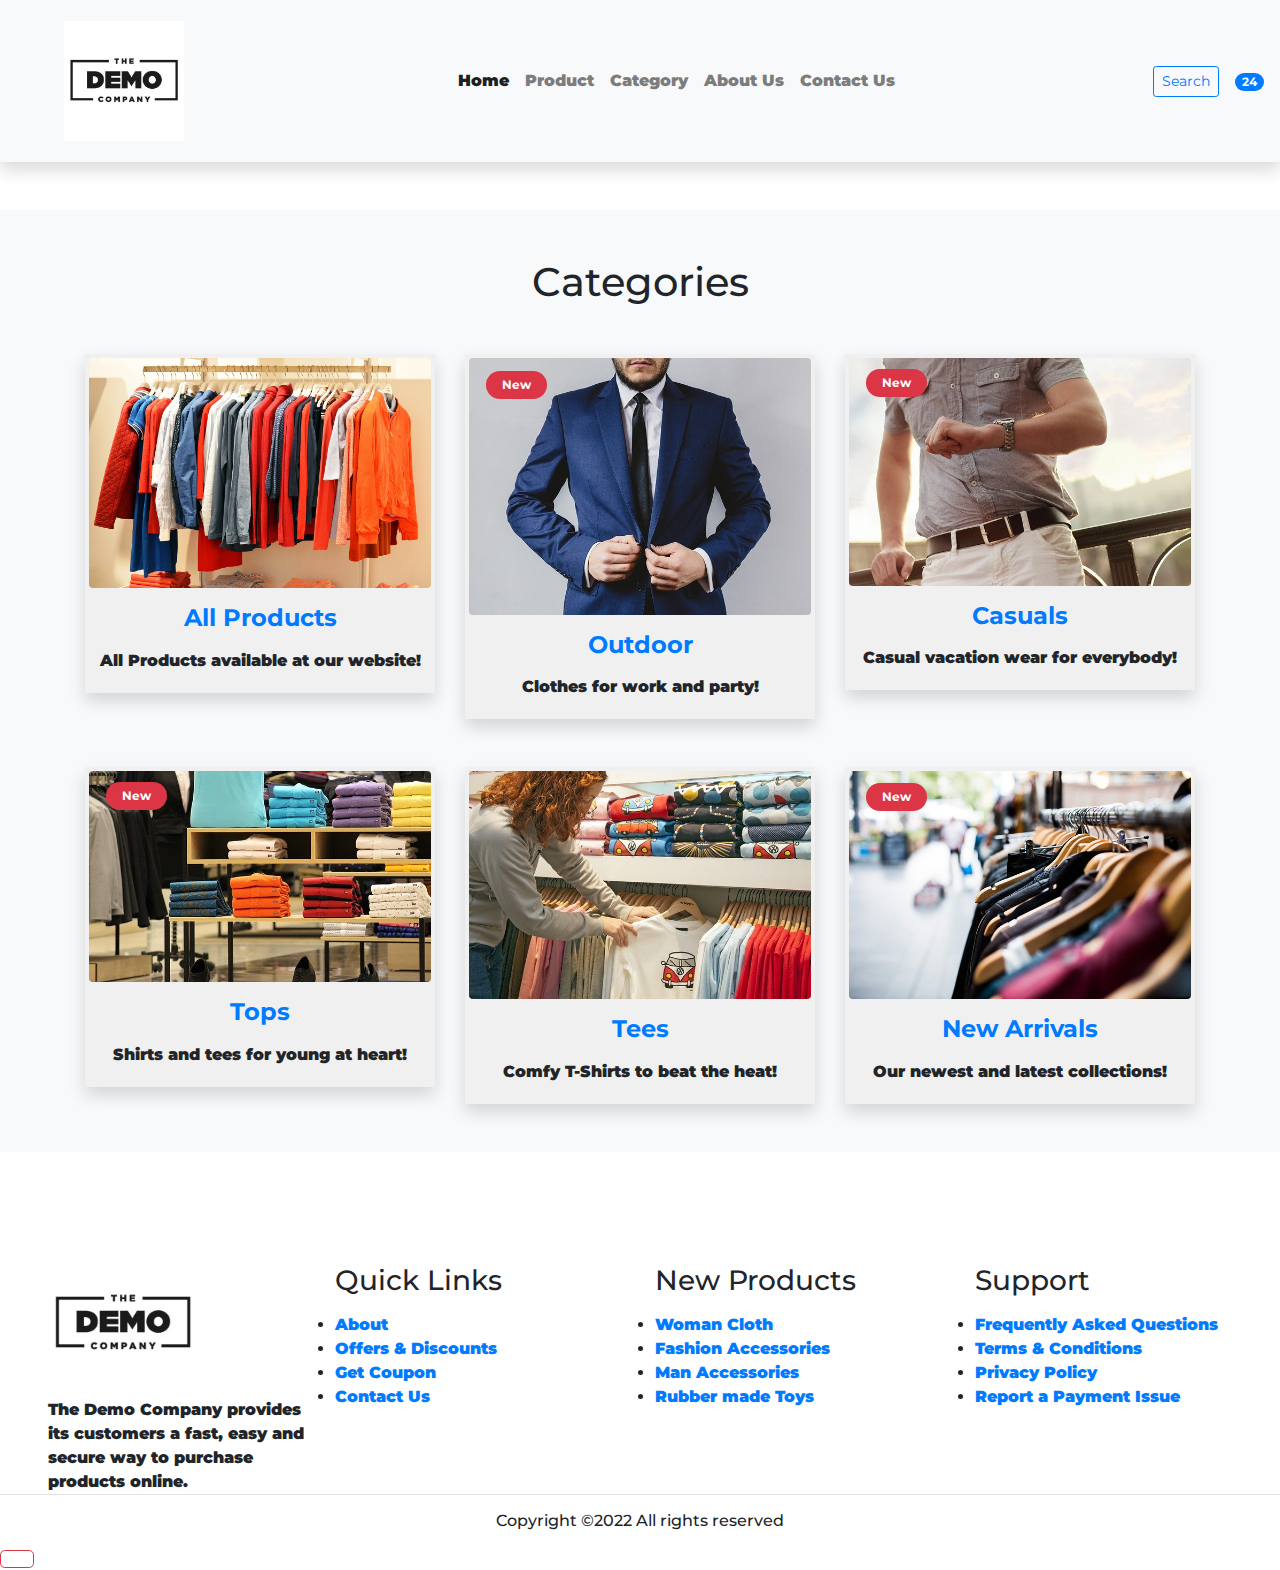
<file: category.html>
<!DOCTYPE  html>
<html lang="en">
  <head>
    <!-- Required meta tags -->
    <meta charset="utf-8">
    <meta name="viewport" content="width=device-width, initial-scale=1,
    shrink-to-fit=no">
     <!-- style.css For Custom Styling -->
    <link rel="stylesheet" href="assets/style.css">
    <!-- Bootstrap CSS -->
    <link rel="stylesheet"
    href="https://stackpath.bootstrapcdn.com/bootstrap/4.5.2/css/bootstrap.min.css" integrity="sha384-JcKb8q3iqJ61gNV9KGb8thSsNjpSL0n8PARn9HuZOnIxN0hoP+VmmDGMN5t9UJ0Z" crossorigin="anonymous">
   
    <!-- fontawesome cdn For Icons -->
    <link rel="stylesheet"
    href="https://cdnjs.cloudflare.com/ajax/libs/font-awesome/5.10.0/css/all.min.css"
    integrity="sha512-PgQMlq+nqFLV4ylk1gwUOgm6CtIIXkKwaIHp/PAIWHzig/lKZSEGKEysh0TCVbHJXCLN7WetD8TFecIky75ZfQ==" crossorigin="anonymous" />
    <title>E-Commerce</title>
  </head>
  
    
  <body id="top">
    <!-- ==============header menu section starts here============== -->
    <section class="header_menu" id="header_menu">
      <div class="container-fluid px-0 shadow">
        <nav class="navbar navbar-expand-lg navbar-light bg-light py-3 ">
          <a class="navbar-brand pl-5 pl-small-0" href="index.html">
            <img src="assets/images/logo.jpg" class="img img-fluid" width="120px"
            alt="logo">
          </a>
          <button class="navbar-toggler" type="button" data-toggle="collapse"
          data-target="#navbarSupportedContent"
          aria-controls="navbarSupportedContent" aria-expanded="false"
          aria-label="Toggle navigation">
            <span class="navbar-toggler-icon"></span>
          </button>
          <div class="collapse navbar-collapse" id="navbarSupportedContent">
            <ul class="navbar-nav mx-auto">
              <li class="nav-item active">
                <a class="nav-link" href="index.html">Home <span
              class="sr-only">(current)</span></a>
              </li>
              <li class="nav-item">
                <a class="nav-link" href="product.html">Product</a>
              </li>
              <li class="nav-item">
                <a class="nav-link" href="category.html">Category</a>
              </li>
              <li class="nav-item">
                <a class="nav-link" href="about.html">About Us</a>
              </li>
              <li class="nav-item">
                <a class="nav-link" href="contact.html">Contact Us</a>
              </li>
              
            </ul>
            <div class="search mr-3">
              <a href="search.html" class="btn btn-sm btn-outline-primary">
              Search
              </a>
            </div>
            <div class="cart">
              <a href="cart.html">
                <i class="fas fa-shopping-cart fa-2x"></i>
                <span class="badge badge-pill badge-primary">24</span>
              </a>
            </div>
          </div>
        </nav>
      </div>
    </section>
  <!-- ==============header menu section ends here============== -->


<!-- ==============category starts here============== -->
<section class="products py-5 my-5 bg-light" id="products">
<div class="container ">
<div class="section_title text-center mb-5">
<h1 class="text-capitalize">Categories</h1>
</div>
<div class="row mb-5">
<div class="col-md-4 col-12">
<div class="single_product shadow text-center p-1">
<div class="product_img">
<a href="product.html"><img src="assets/images/category1.jpg"
class="img img-fluid rounded"
alt=""></a>
</div>
<div class="product-caption my-3">
<h4><a href="product.html">All Products</a></h4>
</div>
<div class="mt-3">
<p>
All Products available at our website!
</p>
</div>
</div>
</div>
<div class="col-md-4 col-12">
<div class="single_product shadow text-center p-1 mt-small-5
mb-small-5">
<div class="product_img">
<a href="product.html"><img src="assets/images/category4.jpg"
class="img img-fluid rounded"
alt=""></a>
<div class="new_product">
<span class="badge py-2 px-3 badge-pill
badge-danger">New</span>
</div>
</div>
<div class="product-caption my-3">
<h4><a href="product.html">Outdoor</a></h4>
</div>
<div class="mt-3">
<p>
Clothes for work and party!
</p>
</div>
</div>
</div>
<div class="col-md-4 col-12">
<div class="single_product shadow text-center p-1">
<div class="product_img">
<a href="product.html"><img src="assets/images/category5.jpg"
class="img img-fluid rounded"
alt=""></a>
<div class="new_product">
<span class="badge py-2 px-3 badge-pill
badge-danger">New</span>
</div>
</div>
<div class="product-caption my-3">
<h4><a href="product.html">Casuals</a></h4>
</div>
<div class="mt-3">
<p>
Casual vacation wear for everybody!
</p>
</div>
</div>
</div>
</div>
<div class="row">
<div class="col-md-4 col-12">
<div class="single_product shadow text-center p-1">
<div class="product_img">
<a href="product.html"><img src="assets/images/category6.jpg"
class="img img-fluid rounded"
alt=""></a>
<div class="new_product">
<span class="badge py-2 px-3 badge-pill
badge-danger">New</span>
</div>
</div>
<div class="product-caption my-3">
<h4><a href="product.html">Tops</a></h4>
</div>
<div class="mt-3">
<p>
Shirts and tees for young at heart!
</p>
</div>
</div>
</div>
<div class="col-md-4 col-12">
<div class="single_product shadow text-center p-1 mt-small-5
mb-small-5">
<div class="product_img">
<a href="product.html"><img src="assets/images/category7.jpg"
class="img img-fluid rounded"
alt=""></a>
</div>
<div class="product-caption my-3">
<h4><a href="product.html">Tees</a></h4>
</div>
<div class="mt-3">
<p>
Comfy T-Shirts to beat the heat!
</p>
</div>
</div>
</div>
<div class="col-md-4 col-12">
<div class="single_product shadow text-center p-1">
<div class="product_img">
<a href="product.html"><img src="assets/images/category8.jpg"
class="img img-fluid rounded"
alt=""></a>
<div class="new_product">
<span class="badge py-2 px-3 badge-pill
badge-danger">New</span>
</div>
</div>
<div class="product-caption my-3">
<h4><a href="product.html">New Arrivals</a></h4>
</div>
<div class="mt-3">
<p>
Our newest and latest collections!
</p>
</div>
</div>
</div>
</div>
</div>
</section>
<!-- ==============category ends here============== -->

    
        <!-- ==============footer starts here============== -->
  <section class="footer_section pt-5 pb-2" id="footer_section">
  <footer>
  <div class="container-fluid">
  <div class="row">
  <div class="col-md-3 col-6 pl-5 pl-small-15">
  <div class="footer_title">
  <a href="index.html"><img src="assets/images/logo.jpg" width="150px"
  class="img img-fluid" alt="logo"></a>
  </div>
  <div>
  The Demo Company provides its customers a fast, easy and secure way to purchase products online.
  </div>
  </div>
  <div class="col-md-3 col-6">
  <div class="footer_title pt-3 mb-3">
  <h3>Quick Links</h3>
  </div>
  <div class="footer_links">
  <ul>
  <li><a href="about.html">About</a></li>
  <li><a href="javascript:;">Offers & Discounts</a></li>
  <li><a href="javascript:;">Get Coupon</a></li>
  <li><a href="contact.html">Contact Us</a></li>
  </ul>
  </div>
  </div>
  <div class="col-md-3 col-6">
  <div class="footer_title pt-3 mb-3">
  <h3>New Products</h3>
  </div>
  <div class="footer_links">
  <ul>
  <li><a href="javascript:;">Woman Cloth</a></li>
  <li><a href="javascript:;">Fashion Accessories</a></li>
  <li><a href="javascript:;">Man Accessories</a></li>
  <li><a href="javascript:;">Rubber made Toys</a></li>
  </ul>
  </div>
  </div>
  <div class="col-md-3 col-6">
  <div class="footer_title pt-3 mb-3">
  <h3>Support</h3>
  </div>
  <div class="footer_links">
  <ul>
  <li><a href="javascript:;">Frequently Asked Questions</a></li>
  <li><a href="javascript:;">Terms & Conditions</a></li>
  <li><a href="javascript:;">Privacy Policy</a></li>
  <li><a href="javascript:;">Report a Payment Issue</a></li>
  </ul>
  </div>
  </div>
  </div>
  </div>
  <div class="border-top">
  <h6 class="text-center mt-3">Copyright ©2022 All rights reserved
  </h6>
  </div>
  </footer>
  </section>
  <div class="backtop">
  <a id="button" href="#top" class="btn btn-lg btn-outline-danger" role="button">
  <i class="fas fa-chevron-up text-dark"></i>
  </a>
  </div>
<!-- ==============footer ends here============== -->  
    <!-- Optional JavaScript -->
  <!-- jQuery first, then Popper.js, then Bootstrap JS -->
  <script src="https://cdnjs.cloudflare.com/ajax/libs/bootstrap/5.1.3/js/bootstrap.min.js">    </script>
  <script src="https://code.jquery.com/jquery-3.5.1.slim.min.js"
  integrity="sha384-DfXdz2htPH0lsSSs5nCTpuj/zy4C+OGpamoFVy38MVBnE+IbbVYUew+OrCXaRkfj" crossorigin="anonymous"></script>
  <script
  src="https://cdn.jsdelivr.net/npm/popper.js@1.16.1/dist/umd/popper.min.js"
  integrity="sha384-9/reFTGAW83EW2RDu2S0VKaIzap3H66lZH81PoYlFhbGU+6BZp6G7niu735Sk7lN" crossorigin="anonymous"></script>
  <script
  src="https://stackpath.bootstrapcdn.com/bootstrap/4.5.2/js/bootstrap.min.js"
  integrity="sha384-B4gt1jrGC7Jh4AgTPSdUtOBvfO8shuf57BaghqFfPlYxofvL8/KUEfYiJOMMV+rV" crossorigin="anonymous"></script>
  </body>
</html>
</file>
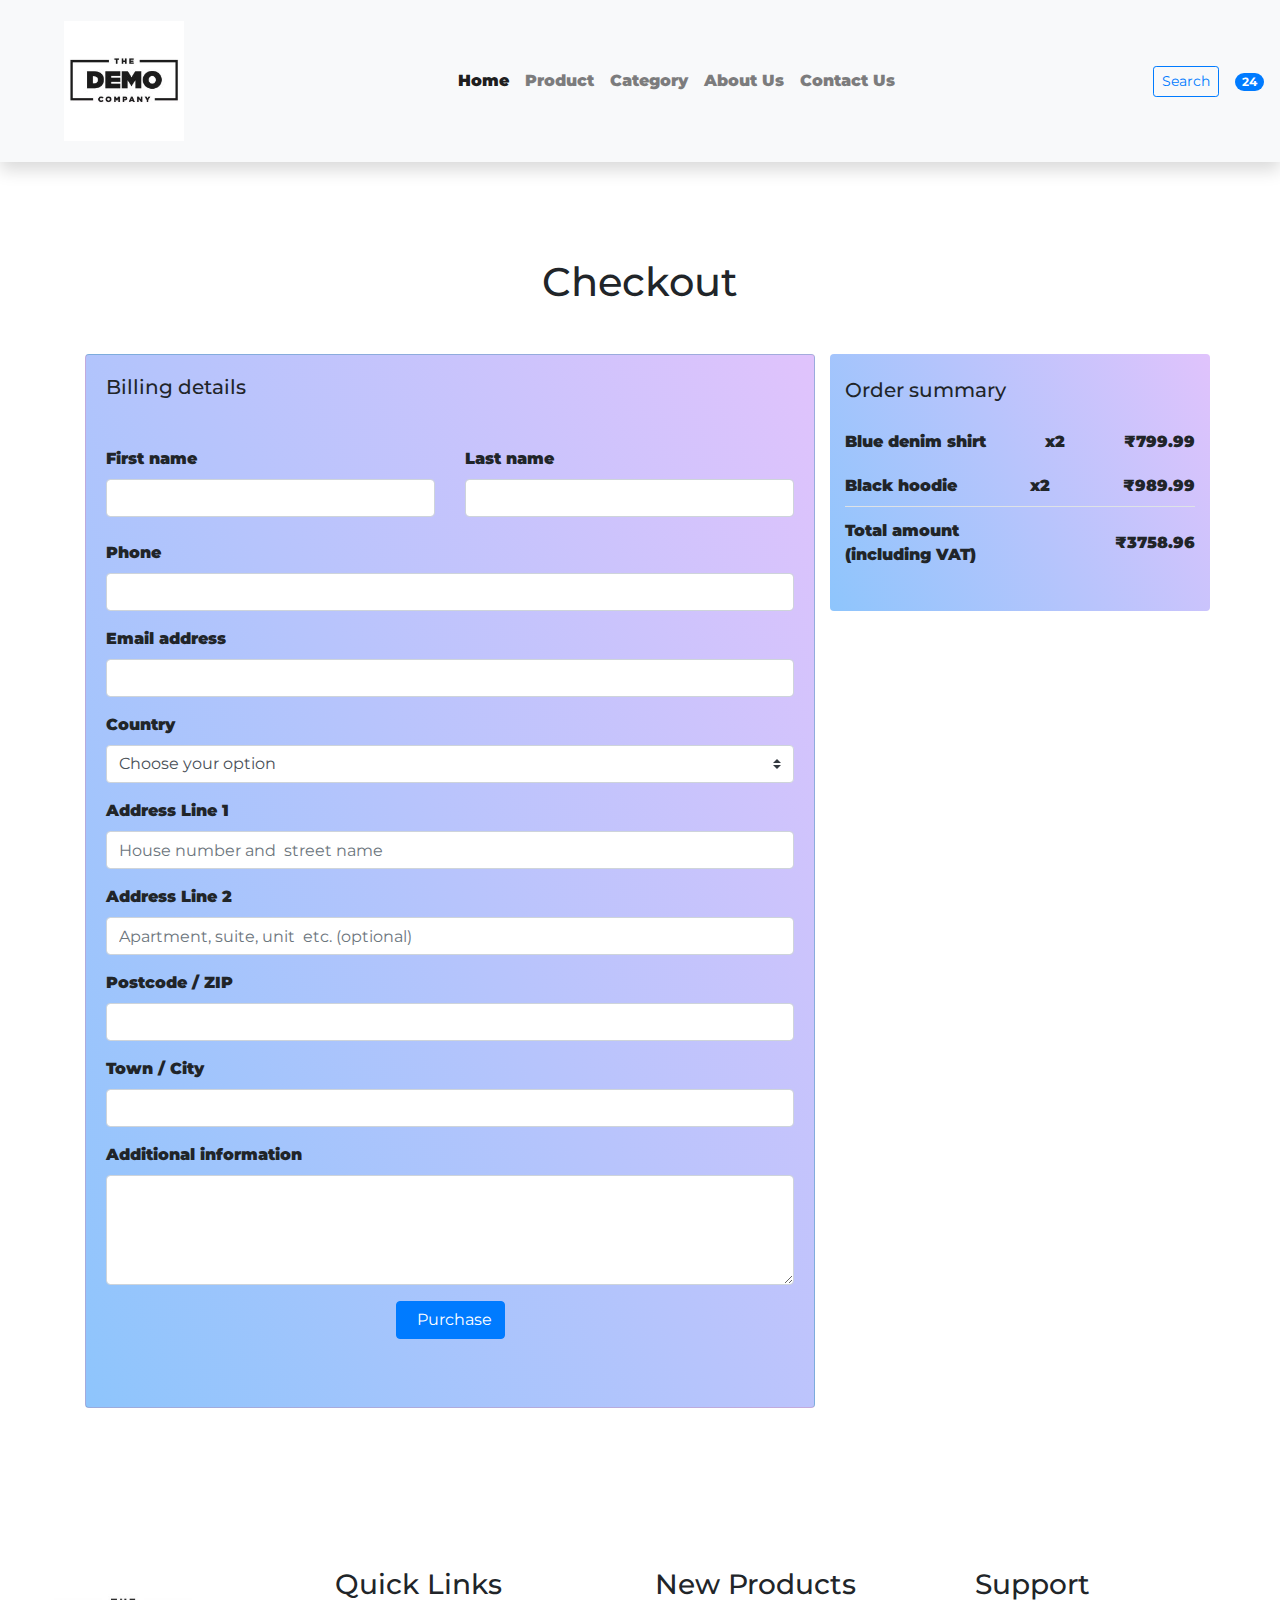
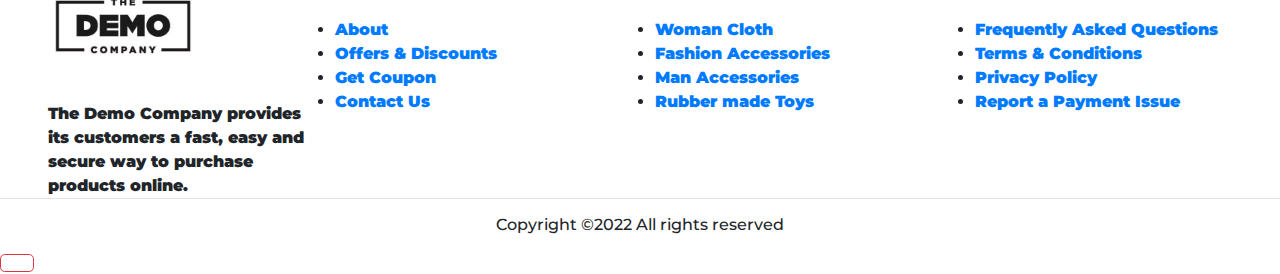
<file: checkout.html>
<!DOCTYPE  html>
<html lang="en">
  <head>
    <!-- Required meta tags -->
    <meta charset="utf-8">
    <meta name="viewport" content="width=device-width, initial-scale=1,
    shrink-to-fit=no">
     <!-- style.css For Custom Styling -->
    <link rel="stylesheet" href="assets/style.css">
    <!-- Bootstrap CSS -->
    <link rel="stylesheet"
    href="https://stackpath.bootstrapcdn.com/bootstrap/4.5.2/css/bootstrap.min.css" integrity="sha384-JcKb8q3iqJ61gNV9KGb8thSsNjpSL0n8PARn9HuZOnIxN0hoP+VmmDGMN5t9UJ0Z" crossorigin="anonymous">
   
    <!-- fontawesome cdn For Icons -->
    <link rel="stylesheet"
    href="https://cdnjs.cloudflare.com/ajax/libs/font-awesome/5.10.0/css/all.min.css"
    integrity="sha512-PgQMlq+nqFLV4ylk1gwUOgm6CtIIXkKwaIHp/PAIWHzig/lKZSEGKEysh0TCVbHJXCLN7WetD8TFecIky75ZfQ==" crossorigin="anonymous" />
    <title>E-Commerce</title>
  </head>
  
    
  <body id="top">
    <!-- ==============header menu section starts here============== -->
    <section class="header_menu" id="header_menu">
      <div class="container-fluid px-0 shadow">
        <nav class="navbar navbar-expand-lg navbar-light bg-light py-3 ">
          <a class="navbar-brand pl-5 pl-small-0" href="index.html">
            <img src="assets/images/logo.jpg" class="img img-fluid" width="120px"
            alt="logo">
          </a>
          <button class="navbar-toggler" type="button" data-toggle="collapse"
          data-target="#navbarSupportedContent"
          aria-controls="navbarSupportedContent" aria-expanded="false"
          aria-label="Toggle navigation">
            <span class="navbar-toggler-icon"></span>
          </button>
          <div class="collapse navbar-collapse" id="navbarSupportedContent">
            <ul class="navbar-nav mx-auto">
              <li class="nav-item active">
                <a class="nav-link" href="index.html">Home <span
              class="sr-only">(current)</span></a>
              </li>
              <li class="nav-item">
                <a class="nav-link" href="product.html">Product</a>
              </li>
              <li class="nav-item">
                <a class="nav-link" href="category.html">Category</a>
              </li>
              <li class="nav-item">
                <a class="nav-link" href="about.html">About Us</a>
              </li>
              <li class="nav-item">
                <a class="nav-link" href="contact.html">Contact Us</a>
              </li>
              
            </ul>
            <div class="search mr-3">
              <a href="search.html" class="btn btn-sm btn-outline-primary">
              Search
              </a>
            </div>
            <div class="cart">
              <a href="cart.html">
                <i class="fas fa-shopping-cart fa-2x"></i>
                <span class="badge badge-pill badge-primary">24</span>
              </a>
            </div>
          </div>
        </nav>
      </div>
    </section>
  <!-- ==============header menu section ends here============== -->

  <!-- ==============Checkout starts here============== -->
  <section class="Checkout py-5 my-5" id="Checkout">
  <div class="container ">
  <div class="section_title text-center mb-5">
  <h1 class="text-capitalize">Checkout</h1>
  </div>
  <div class="row">
  <!--Grid column-->
  <div class="col-lg-8">
  <!-- Card -->
  <div class="card bg_checkout_1 pb-5">
  <div class="card-body">
  <h5 class="mb-5">Billing details</h5>
  <!-- Grid row -->
  <div class="row">
  <!-- Grid column -->
  <div class="col-lg-6">
  <!-- First name -->
  <div class="form-group mb-0 mb-lg-4">
  <label for="firstName">First name</label>
  <input type="text" id="firstName" class="form-control mb-0
  mb-lg-2">
  </div>
  </div>
  <!-- Grid column -->
  <!-- Grid column -->
  <div class="col-lg-6">
  <!-- Last name -->
  <div class="form-group md-outline">
  <label for="lastName">Last name</label>
  <input type="text" id="lastName" class="form-control">
  </div>
  </div>
  <!-- Grid column -->
  </div>
  <!-- Grid row -->
  <!-- Phone -->
  <div class="form-group">
  <label for="form18">Phone</label>
  <input type="number" id="form18" class="form-control">
  </div>
  <!-- Email address -->
  <div class="form-group">
  <label for="form19">Email address</label>
  <input type="email" id="form19" class="form-control">
  </div>
  <!-- Country -->
  <div class="d-flex flex-wrap">
  <div class="w-100">
  <label>Country</label>
  <select class="custom-select form-group">
  <option value="" selected>Choose your option</option>
  <option value="1">India</option>
  <option value="2">Canada</option>
  <option value="3">Australia</option>
  </select>
  </div>
  </div>
  <!-- Address Part 1 -->
  <div class="form-group">
  <label for="form14">Address Line 1</label>
  <input type="text" id="form14" placeholder="House number and
  street name"
  class="form-control">
  </div>
  <!-- Address Part 2 -->
  <div class="form-group">
  <label for="form15">Address Line 2</label>
  <input type="text" id="form15" placeholder="Apartment, suite, unit
  etc. (optional)"
  class="form-control">
  </div>
  <!-- Postcode / ZIP -->
  <div class="form-group">
  <label for="form16">Postcode / ZIP</label>
  <input type="text" id="form16" class="form-control">
  </div>
  <!-- Town / City -->
  <div class="form-group">
  <label for="form17">Town / City</label>
  <input type="text" id="form17" class="form-control">
  </div>
  <!-- Additional information -->
  <div class="form-group">
  <label for="form76">Additional information</label>
  <textarea id="form76" class="md-textarea form-control"
  rows="4"></textarea>
  </div>
  <!-- <button class="btn btn-success"><i class="fa fa-check"></i>
  Purchase</button> -->
  <div class="text-center">
  <a href="order_confirmation.html" class="btn btn-primary">
  <i class="fa fa-check mr-2"></i>Purchase
  </a>
  </div>
  </div>
  </div>
  <!-- Card -->
  </div>
  <!--Grid column-->
  <!--Grid column-->
  <div class="col-lg-4 bg_checkout_1 h-25 rounded">
  <!-- Card -->
  <div class="mb-3">
  <div class="pt-4">
  <h5 class="mb-3">Order summary</h5>
  <ul class="list-group list-group-flush">
  <li
  class="list-group-item d-flex justify-content-between
  align-items-center border-0 px-0 pb-2">
  <span>Blue denim shirt</span>
  <span>x2</span>
  <span>₹799.99</span>
  </li>
  <li
  class="list-group-item d-flex justify-content-between
  align-items-center border-0 px-0 pb-2">
  <span>Black hoodie</span>
  <span>x2</span>
  <span>₹989.99</span>
  </li>
  <li
  class="list-group-item d-flex justify-content-between
  align-items-center border-top px-0 mb-3">
  <div>
  <strong>Total amount</strong>
  <strong>
  <p class="mb-0">(including VAT)</p>
  </strong>
  </div>
  <span><strong>₹3758.96</strong></span>
  </li>
  </ul>
  </div>
  </div>
  <!-- Card -->
  </div>
  <!--Grid column-->
  </div>
  </div>
  </section>
<!-- ==============Checkout ends here============== -->

    
          <!-- ==============footer starts here============== -->
  <section class="footer_section pt-5 pb-2" id="footer_section">
  <footer>
  <div class="container-fluid">
  <div class="row">
  <div class="col-md-3 col-6 pl-5 pl-small-15">
  <div class="footer_title">
  <a href="index.html"><img src="assets/images/logo.jpg" width="150px"
  class="img img-fluid" alt="logo"></a>
  </div>
  <div>
  The Demo Company provides its customers a fast, easy and secure way to purchase products online.
  </div>
  </div>
  <div class="col-md-3 col-6">
  <div class="footer_title pt-3 mb-3">
  <h3>Quick Links</h3>
  </div>
  <div class="footer_links">
  <ul>
  <li><a href="about.html">About</a></li>
  <li><a href="javascript:;">Offers & Discounts</a></li>
  <li><a href="javascript:;">Get Coupon</a></li>
  <li><a href="contact.html">Contact Us</a></li>
  </ul>
  </div>
  </div>
  <div class="col-md-3 col-6">
  <div class="footer_title pt-3 mb-3">
  <h3>New Products</h3>
  </div>
  <div class="footer_links">
  <ul>
  <li><a href="javascript:;">Woman Cloth</a></li>
  <li><a href="javascript:;">Fashion Accessories</a></li>
  <li><a href="javascript:;">Man Accessories</a></li>
  <li><a href="javascript:;">Rubber made Toys</a></li>
  </ul>
  </div>
  </div>
  <div class="col-md-3 col-6">
  <div class="footer_title pt-3 mb-3">
  <h3>Support</h3>
  </div>
  <div class="footer_links">
  <ul>
  <li><a href="javascript:;">Frequently Asked Questions</a></li>
  <li><a href="javascript:;">Terms & Conditions</a></li>
  <li><a href="javascript:;">Privacy Policy</a></li>
  <li><a href="javascript:;">Report a Payment Issue</a></li>
  </ul>
  </div>
  </div>
  </div>
  </div>
  <div class="border-top">
  <h6 class="text-center mt-3">Copyright ©2022 All rights reserved
  </h6>
  </div>
  </footer>
  </section>
  <div class="backtop">
  <a id="button" href="#top" class="btn btn-lg btn-outline-danger" role="button">
  <i class="fas fa-chevron-up text-dark"></i>
  </a>
  </div>
<!-- ==============footer ends here============== -->  
    <!-- Optional JavaScript -->
  <!-- jQuery first, then Popper.js, then Bootstrap JS -->
  <script src="https://cdnjs.cloudflare.com/ajax/libs/bootstrap/5.1.3/js/bootstrap.min.js">    
  </script>
  <script src="https://code.jquery.com/jquery-3.5.1.slim.min.js"
  integrity="sha384-DfXdz2htPH0lsSSs5nCTpuj/zy4C+OGpamoFVy38MVBnE+IbbVYUew+OrCXaRkfj" crossorigin="anonymous"> 
  </script>
  <script
  src="https://cdn.jsdelivr.net/npm/popper.js@1.16.1/dist/umd/popper.min.js"
  integrity="sha384-9/reFTGAW83EW2RDu2S0VKaIzap3H66lZH81PoYlFhbGU+6BZp6G7niu735Sk7lN" crossorigin="anonymous"> 
  </script>
  <script
  src="https://stackpath.bootstrapcdn.com/bootstrap/4.5.2/js/bootstrap.min.js"
  integrity="sha384-B4gt1jrGC7Jh4AgTPSdUtOBvfO8shuf57BaghqFfPlYxofvL8/KUEfYiJOMMV+rV" crossorigin="anonymous"> 
  </script>
  </body>
</html>
</file>
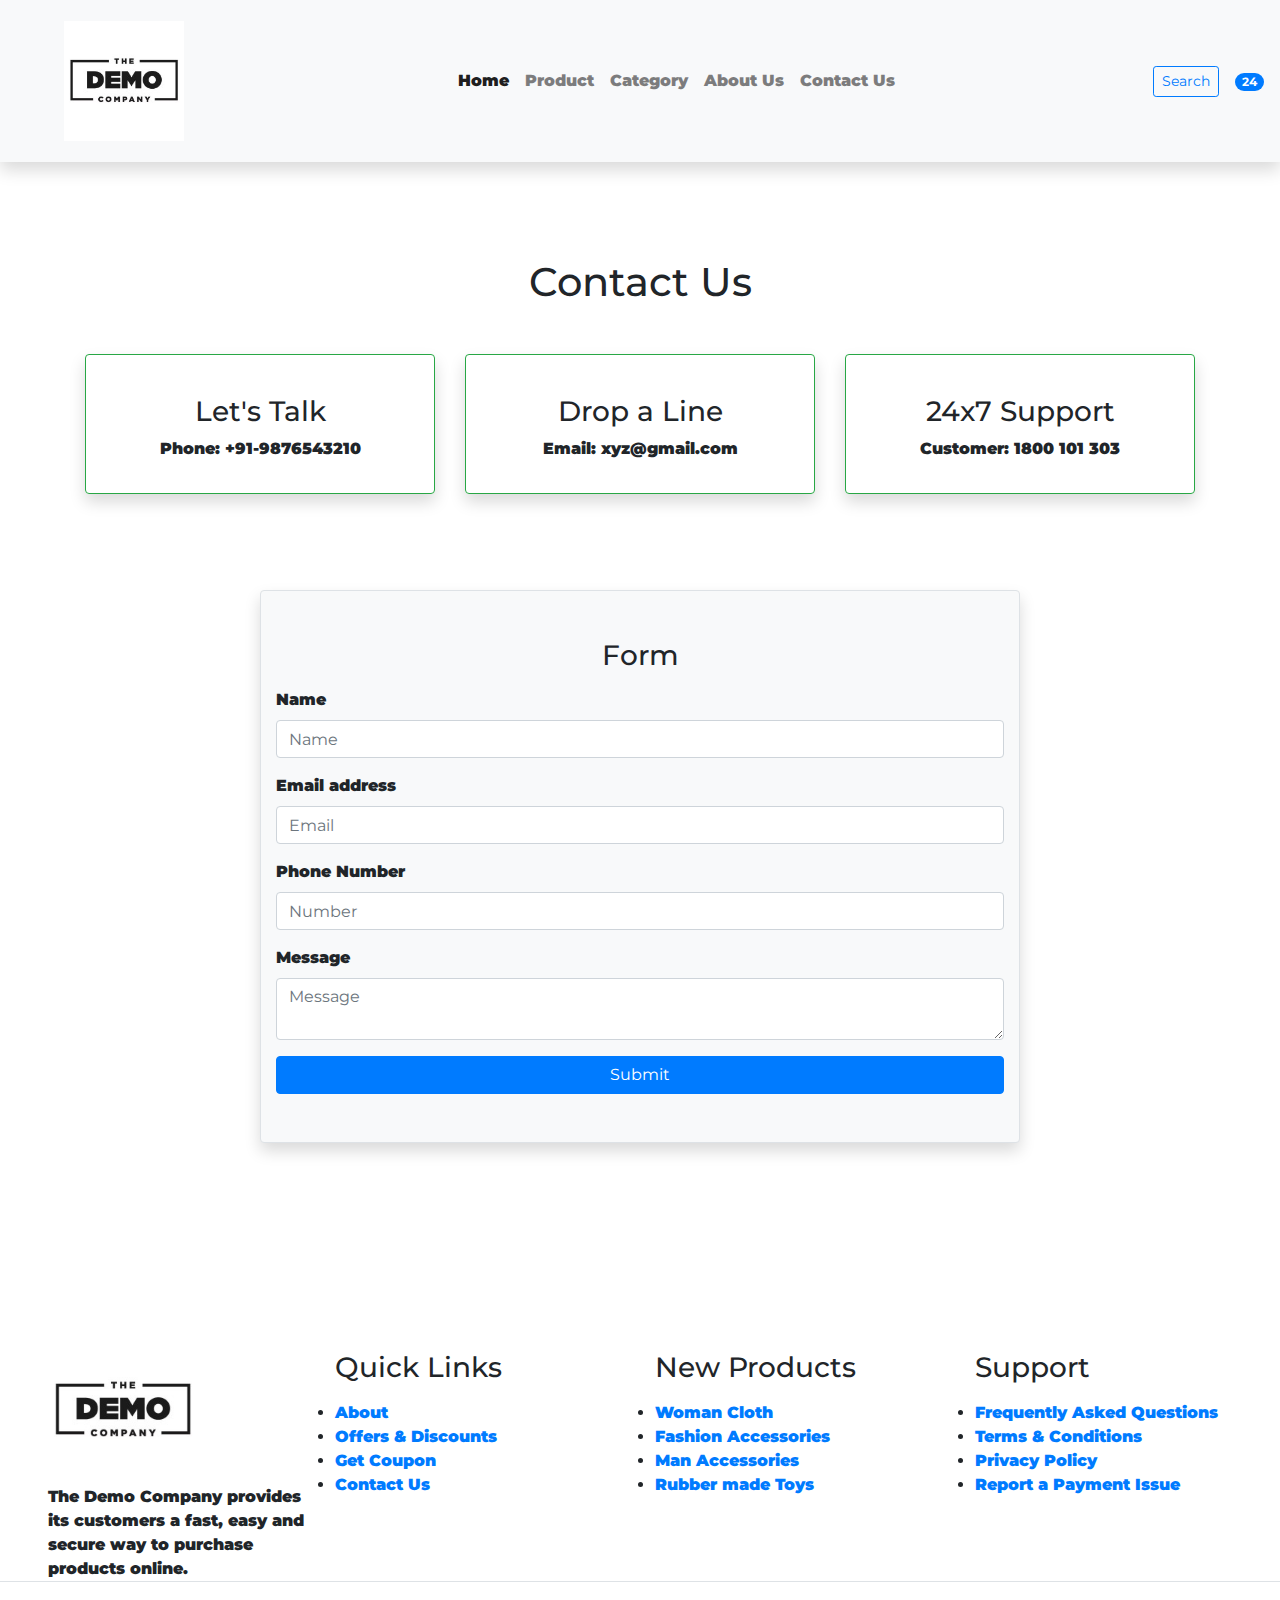
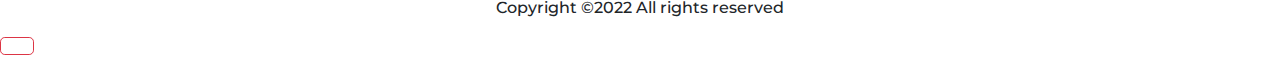
<file: contact.html>
<!DOCTYPE  html>
<html lang="en">
  <head>
    <!-- Required meta tags -->
    <meta charset="utf-8">
    <meta name="viewport" content="width=device-width, initial-scale=1,
    shrink-to-fit=no">
     <!-- style.css For Custom Styling -->
    <link rel="stylesheet" href="assets/style.css">
    <!-- Bootstrap CSS -->
    <link rel="stylesheet"
    href="https://stackpath.bootstrapcdn.com/bootstrap/4.5.2/css/bootstrap.min.css" integrity="sha384-JcKb8q3iqJ61gNV9KGb8thSsNjpSL0n8PARn9HuZOnIxN0hoP+VmmDGMN5t9UJ0Z" crossorigin="anonymous">
   
    <!-- fontawesome cdn For Icons -->
    <link rel="stylesheet"
    href="https://cdnjs.cloudflare.com/ajax/libs/font-awesome/5.10.0/css/all.min.css"
    integrity="sha512-PgQMlq+nqFLV4ylk1gwUOgm6CtIIXkKwaIHp/PAIWHzig/lKZSEGKEysh0TCVbHJXCLN7WetD8TFecIky75ZfQ==" crossorigin="anonymous" />
    <title>E-Commerce</title>
  </head>
  
    
  <body id="top">
    <!-- ==============header menu section starts here============== -->
    <section class="header_menu" id="header_menu">
      <div class="container-fluid px-0 shadow">
        <nav class="navbar navbar-expand-lg navbar-light bg-light py-3 ">
          <a class="navbar-brand pl-5 pl-small-0" href="index.html">
            <img src="assets/images/logo.jpg" class="img img-fluid" width="120px"
            alt="logo">
          </a>
          <button class="navbar-toggler" type="button" data-toggle="collapse"
          data-target="#navbarSupportedContent"
          aria-controls="navbarSupportedContent" aria-expanded="false"
          aria-label="Toggle navigation">
            <span class="navbar-toggler-icon"></span>
          </button>
          <div class="collapse navbar-collapse" id="navbarSupportedContent">
            <ul class="navbar-nav mx-auto">
              <li class="nav-item active">
                <a class="nav-link" href="index.html">Home <span
              class="sr-only">(current)</span></a>
              </li>
              <li class="nav-item">
                <a class="nav-link" href="product.html">Product</a>
              </li>
              <li class="nav-item">
                <a class="nav-link" href="category.html">Category</a>
              </li>
              <li class="nav-item">
                <a class="nav-link" href="about.html">About Us</a>
              </li>
              <li class="nav-item">
                <a class="nav-link" href="contact.html">Contact Us</a>
              </li>
              
            </ul>
            <div class="search mr-3">
              <a href="search.html" class="btn btn-sm btn-outline-primary">
              Search
              </a>
            </div>
            <div class="cart">
              <a href="cart.html">
                <i class="fas fa-shopping-cart fa-2x"></i>
                <span class="badge badge-pill badge-primary">24</span>
              </a>
            </div>
          </div>
        </nav>
      </div>
    </section>
  <!-- ==============header menu section ends here============== -->


    <!-- ==============contact starts here============== -->
<section class="contact py-5 my-5" id="contact">
<div class="container ">
<div class="section_title text-center mb-5">
<h1 class="text-capitalize">Contact Us</h1>
</div>
<div class="row mb-5">
<div class="col-md-4 col-12">
<div class="border border-success rounded shadow text-center p-3">
<div class="mb-4">
<i class="fas fa-phone-alt fa-3x"></i>
</div>
<div>
<h3>Let's Talk</h3>
<p><b>Phone:</b> +91-9876543210</p>
</div>
</div>
</div>
<div class="col-md-4 col-12">
<div class="border border-success rounded shadow text-center p-3">
<div class="mb-4">
<i class="fas fa-envelope-open fa-3x"></i>
</div>
<div>
<h3>Drop a Line</h3>
<p><b>Email:</b> xyz@gmail.com</p>
</div>
</div>
</div>
<div class="col-md-4 col-12">
<div class="border border-success rounded shadow text-center p-3">
<div class="mb-4">
<i class="far fa-life-ring fa-3x"></i>
</div>
<div>
<h3>24x7 Support</h3>
<p><b>Customer:</b> 1800 101 303</p>
</div>
</div>
</div>
</div>
<div class="row">
<div class="col-md-8 col-10 mx-auto mb-3 my-5 py-5 border shadow rounded bg-light">
<h3 class="text-center mb-3">Form</h3>
<form action="contact.html" method="POST" id="form">
<div class="form-group">
<label>Name</label>
<input name="name" id="name" type="text" placeholder="Name"
class="form-control">
</div>
<div class="form-group">
<label>Email address</label>
<input name="email" id="email" type="email" placeholder="Email"
class="form-control">
</div>
<div class="form-group">
<label>Phone Number</label>
<input name="number" id="number" type="tel" placeholder="Number"
class="form-control">
</div>
<div class="form-group">
<label>Message</label>
<textarea name="msg" id="msg" class="form-control"
placeholder="Message"></textarea>
</div>
<button type="submit" class="btn btn-primary
btn-block">Submit</button>
</form>
</div>
</div>
</div>
</section>
<!-- ==============contact ends here============== -->


  <!-- ==============footer starts here============== -->
<section class="footer_section pt-5 pb-2" id="footer_section">
<footer>
<div class="container-fluid">
<div class="row">
<div class="col-md-3 col-6 pl-5 pl-small-15">
<div class="footer_title">
<a href="index.html"><img src="assets/images/logo.jpg" width="150px"
class="img img-fluid" alt="logo"></a>
</div>
<div>
The Demo Company provides its customers a fast, easy and secure way to purchase products online.
</div>
</div>
<div class="col-md-3 col-6">
<div class="footer_title pt-3 mb-3">
<h3>Quick Links</h3>
</div>
<div class="footer_links">
<ul>
<li><a href="about.html">About</a></li>
<li><a href="javascript:;">Offers & Discounts</a></li>
<li><a href="javascript:;">Get Coupon</a></li>
<li><a href="contact.html">Contact Us</a></li>
</ul>
</div>
</div>
<div class="col-md-3 col-6">
<div class="footer_title pt-3 mb-3">
<h3>New Products</h3>
</div>
<div class="footer_links">
<ul>
<li><a href="javascript:;">Woman Cloth</a></li>
<li><a href="javascript:;">Fashion Accessories</a></li>
<li><a href="javascript:;">Man Accessories</a></li>
<li><a href="javascript:;">Rubber made Toys</a></li>
</ul>
</div>
</div>
<div class="col-md-3 col-6">
<div class="footer_title pt-3 mb-3">
<h3>Support</h3>
</div>
<div class="footer_links">
<ul>
<li><a href="javascript:;">Frequently Asked Questions</a></li>
<li><a href="javascript:;">Terms & Conditions</a></li>
<li><a href="javascript:;">Privacy Policy</a></li>
<li><a href="javascript:;">Report a Payment Issue</a></li>
</ul>
</div>
</div>
</div>
</div>
<div class="border-top">
<h6 class="text-center mt-3">Copyright ©2022 All rights reserved
</h6>
</div>
</footer>
</section>
<div class="backtop">
<a id="button" href="#top" class="btn btn-lg btn-outline-danger" role="button">
<i class="fas fa-chevron-up text-dark"></i>
</a>
</div>
<!-- ==============footer ends here============== -->
    
  <!-- Optional JavaScript -->
  <!-- jQuery first, then Popper.js, then Bootstrap JS -->
  <script src="https://cdnjs.cloudflare.com/ajax/libs/bootstrap/5.1.3/js/bootstrap.min.js">    </script>
  <script src="https://code.jquery.com/jquery-3.5.1.slim.min.js"
  integrity="sha384-DfXdz2htPH0lsSSs5nCTpuj/zy4C+OGpamoFVy38MVBnE+IbbVYUew+OrCXaRkfj" crossorigin="anonymous"></script>
  <script
  src="https://cdn.jsdelivr.net/npm/popper.js@1.16.1/dist/umd/popper.min.js"
  integrity="sha384-9/reFTGAW83EW2RDu2S0VKaIzap3H66lZH81PoYlFhbGU+6BZp6G7niu735Sk7lN" crossorigin="anonymous"></script>
  <script
  src="https://stackpath.bootstrapcdn.com/bootstrap/4.5.2/js/bootstrap.min.js"
  integrity="sha384-B4gt1jrGC7Jh4AgTPSdUtOBvfO8shuf57BaghqFfPlYxofvL8/KUEfYiJOMMV+rV" crossorigin="anonymous"></script>
  </body>
</html> 
<script>

    $(document).ready(function () {

        $('#form').submit(function (e) {

            //Get Value
            var name = $('#name').val().trim();
            var email = $('#email').val().trim();
            var msg = $('#msg').val().trim();
            var tele = $('#number').val().trim();

            //reset the errors
            $(".error").remove();

            var isValidForm = true; 

            //Validation Conditions here
            if (name.length < 1) {
                $('#name').after('<span class="error">This field is required</span>');
                var isValidForm = false;
            }
            
            if (email.length < 1) {
                $('#email').after('<span class="error">This field is required</span>');
                var isValidForm = false;
            } 
            if (tele.length < 1) {
                $('#number').after('<span class="error">This field is required</span>');
                var isValidForm = false;
            } 
            if (msg.length < 1) {
                $('#msg').after('<span class="error">This field is required</span>');
                var isValidForm = false;
            }

            return isValidForm;  //if isValidForm is true then form submits else submission is stopped
                     
        });

    });
</script>
</file>
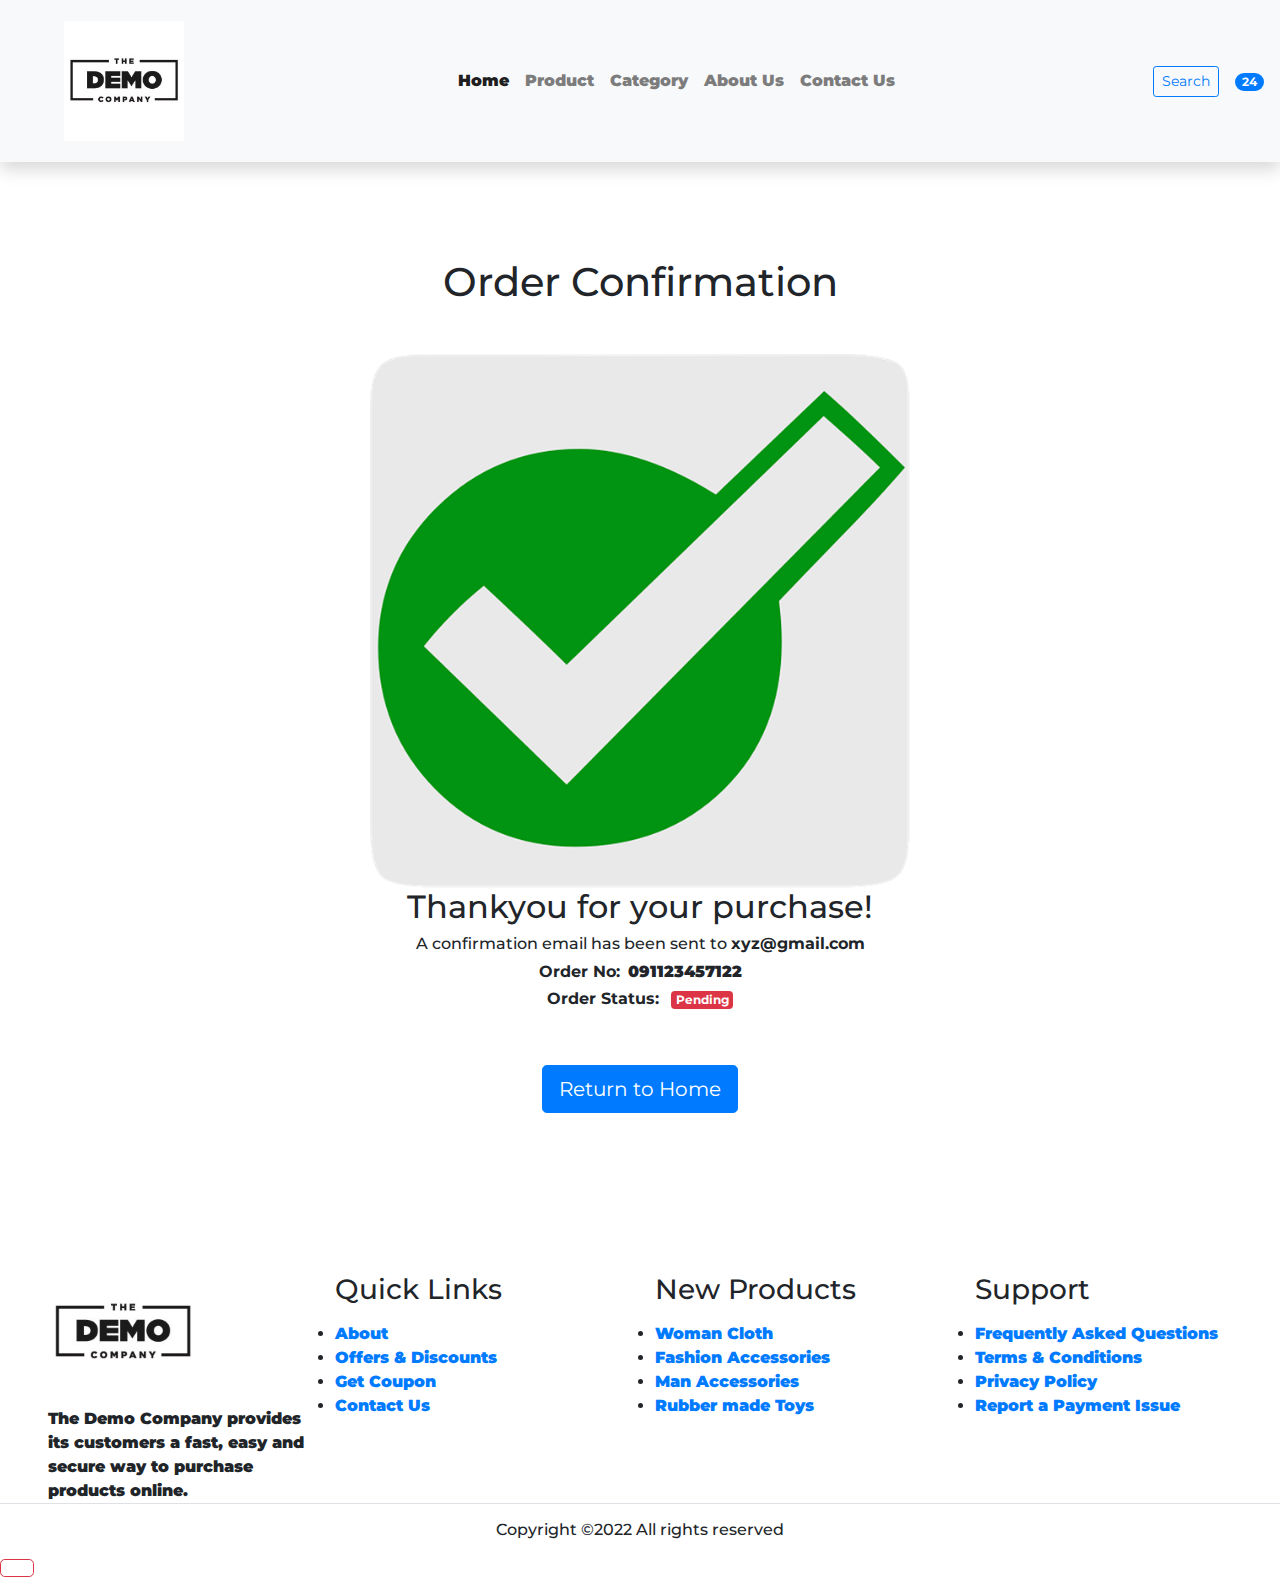
<file: order_confirmation.html>
<!DOCTYPE  html>
<html lang="en">
  <head>
    <!-- Required meta tags -->
    <meta charset="utf-8">
    <meta name="viewport" content="width=device-width, initial-scale=1,
    shrink-to-fit=no">
     <!-- style.css For Custom Styling -->
    <link rel="stylesheet" href="assets/style.css">
    <!-- Bootstrap CSS -->
    <link rel="stylesheet"
    href="https://stackpath.bootstrapcdn.com/bootstrap/4.5.2/css/bootstrap.min.css" integrity="sha384-JcKb8q3iqJ61gNV9KGb8thSsNjpSL0n8PARn9HuZOnIxN0hoP+VmmDGMN5t9UJ0Z" crossorigin="anonymous">
   
    <!-- fontawesome cdn For Icons -->
    <link rel="stylesheet"
    href="https://cdnjs.cloudflare.com/ajax/libs/font-awesome/5.10.0/css/all.min.css"
    integrity="sha512-PgQMlq+nqFLV4ylk1gwUOgm6CtIIXkKwaIHp/PAIWHzig/lKZSEGKEysh0TCVbHJXCLN7WetD8TFecIky75ZfQ==" crossorigin="anonymous" />
    <title>E-Commerce</title>
  </head>
  
    
  <body id="top">
    <!-- ==============header menu section starts here============== -->
    <section class="header_menu" id="header_menu">
      <div class="container-fluid px-0 shadow">
        <nav class="navbar navbar-expand-lg navbar-light bg-light py-3 ">
          <a class="navbar-brand pl-5 pl-small-0" href="index.html">
            <img src="assets/images/logo.jpg" class="img img-fluid" width="120px"
            alt="logo">
          </a>
          <button class="navbar-toggler" type="button" data-toggle="collapse"
          data-target="#navbarSupportedContent"
          aria-controls="navbarSupportedContent" aria-expanded="false"
          aria-label="Toggle navigation">
            <span class="navbar-toggler-icon"></span>
          </button>
          <div class="collapse navbar-collapse" id="navbarSupportedContent">
            <ul class="navbar-nav mx-auto">
              <li class="nav-item active">
                <a class="nav-link" href="index.html">Home <span
              class="sr-only">(current)</span></a>
              </li>
              <li class="nav-item">
                <a class="nav-link" href="product.html">Product</a>
              </li>
              <li class="nav-item">
                <a class="nav-link" href="category.html">Category</a>
              </li>
              <li class="nav-item">
                <a class="nav-link" href="about.html">About Us</a>
              </li>
              <li class="nav-item">
                <a class="nav-link" href="contact.html">Contact Us</a>
              </li>
              
            </ul>
            <div class="search mr-3">
              <a href="search.html" class="btn btn-sm btn-outline-primary">
              Search
              </a>
            </div>
            <div class="cart">
              <a href="cart.html">
                <i class="fas fa-shopping-cart fa-2x"></i>
                <span class="badge badge-pill badge-primary">24</span>
              </a>
            </div>
          </div>
        </nav>
      </div>
    </section>
  <!-- ==============header menu section ends here============== -->

<!-- ==============order_confirmation starts here============== -->
<section class="order_confirmation py-5 my-5" id="order_confirmation">
<div class="container ">
<div class="section_title text-center mb-5">
<h1 class="text-capitalize">order confirmation</h1>
</div>
<div class="row">
<div class="col-md-6 mx-auto text-center">
<div>
<img src="assets/images/success_tick.png" class="img w-60d img-fluid"
alt="image">
</div>
<div>
<h2>Thankyou for your purchase!</h2>
<h6>A confirmation email has been sent to
<b>xyz@gmail.com</b></h6>
<h6><span class="mr-2">Order
No:</span><span><b>091123457122</b></span></h6>
<h6>
<span class="mr-2">Order Status:</span>
<span>
<b>
<span class="badge badge-danger">Pending</span>
</b>
</span>
</h6>
<a href="index.html" class="btn btn-primary btn-lg mt-5">Return to
Home</a>
</div>
</div>
</div>
</div>
</section>
<!-- ==============order confirmation ends here============== -->



    
          <!-- ==============footer starts here============== -->
  <section class="footer_section pt-5 pb-2" id="footer_section">
  <footer>
  <div class="container-fluid">
  <div class="row">
  <div class="col-md-3 col-6 pl-5 pl-small-15">
  <div class="footer_title">
  <a href="index.html"><img src="assets/images/logo.jpg" width="150px"
  class="img img-fluid" alt="logo"></a>
  </div>
  <div>
  The Demo Company provides its customers a fast, easy and secure way to purchase products online.
  </div>
  </div>
  <div class="col-md-3 col-6">
  <div class="footer_title pt-3 mb-3">
  <h3>Quick Links</h3>
  </div>
  <div class="footer_links">
  <ul>
  <li><a href="about.html">About</a></li>
  <li><a href="javascript:;">Offers & Discounts</a></li>
  <li><a href="javascript:;">Get Coupon</a></li>
  <li><a href="contact.html">Contact Us</a></li>
  </ul>
  </div>
  </div>
  <div class="col-md-3 col-6">
  <div class="footer_title pt-3 mb-3">
  <h3>New Products</h3>
  </div>
  <div class="footer_links">
  <ul>
  <li><a href="javascript:;">Woman Cloth</a></li>
  <li><a href="javascript:;">Fashion Accessories</a></li>
  <li><a href="javascript:;">Man Accessories</a></li>
  <li><a href="javascript:;">Rubber made Toys</a></li>
  </ul>
  </div>
  </div>
  <div class="col-md-3 col-6">
  <div class="footer_title pt-3 mb-3">
  <h3>Support</h3>
  </div>
  <div class="footer_links">
  <ul>
  <li><a href="javascript:;">Frequently Asked Questions</a></li>
  <li><a href="javascript:;">Terms & Conditions</a></li>
  <li><a href="javascript:;">Privacy Policy</a></li>
  <li><a href="javascript:;">Report a Payment Issue</a></li>
  </ul>
  </div>
  </div>
  </div>
  </div>
  <div class="border-top">
  <h6 class="text-center mt-3">Copyright ©2022 All rights reserved
  </h6>
  </div>
  </footer>
  </section>
  <div class="backtop">
  <a id="button" href="#top" class="btn btn-lg btn-outline-danger" role="button">
  <i class="fas fa-chevron-up text-dark"></i>
  </a>
  </div>
<!-- ==============footer ends here============== -->  
    <!-- Optional JavaScript -->
  <!-- jQuery first, then Popper.js, then Bootstrap JS -->
  <script src="https://cdnjs.cloudflare.com/ajax/libs/bootstrap/5.1.3/js/bootstrap.min.js">    
  </script>
  <script src="https://code.jquery.com/jquery-3.5.1.slim.min.js"
  integrity="sha384-DfXdz2htPH0lsSSs5nCTpuj/zy4C+OGpamoFVy38MVBnE+IbbVYUew+OrCXaRkfj" crossorigin="anonymous"> 
  </script>
  <script
  src="https://cdn.jsdelivr.net/npm/popper.js@1.16.1/dist/umd/popper.min.js"
  integrity="sha384-9/reFTGAW83EW2RDu2S0VKaIzap3H66lZH81PoYlFhbGU+6BZp6G7niu735Sk7lN" crossorigin="anonymous"> 
  </script>
  <script
  src="https://stackpath.bootstrapcdn.com/bootstrap/4.5.2/js/bootstrap.min.js"
  integrity="sha384-B4gt1jrGC7Jh4AgTPSdUtOBvfO8shuf57BaghqFfPlYxofvL8/KUEfYiJOMMV+rV" crossorigin="anonymous"> 
  </script>
  </body>
</html>
</file>
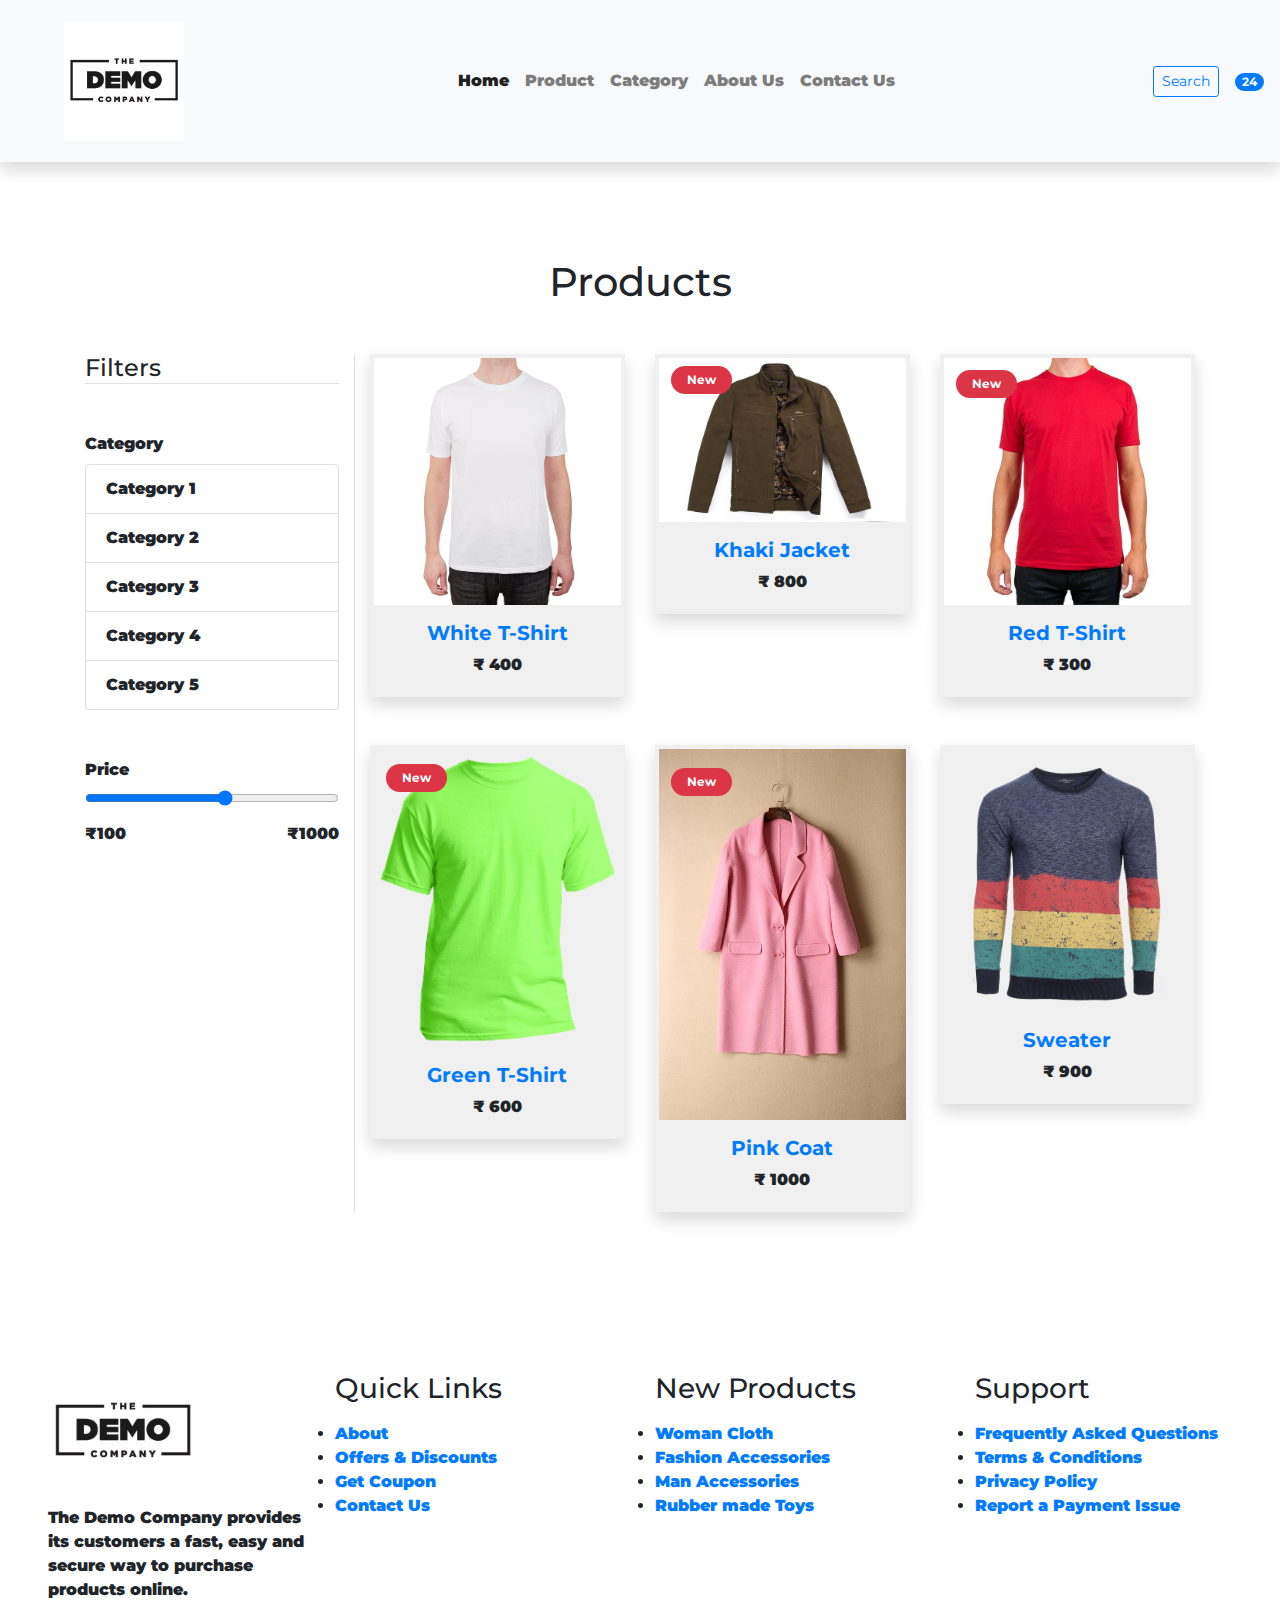
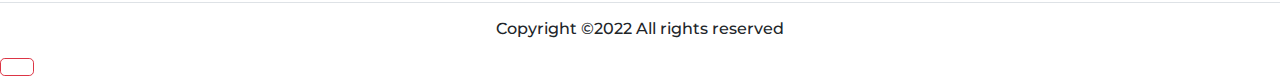
<file: product.html>
<!DOCTYPE  html>
<html lang="en">
  <head>
    <!-- Required meta tags -->
    <meta charset="utf-8">
    <meta name="viewport" content="width=device-width, initial-scale=1,
    shrink-to-fit=no">
     <!-- style.css For Custom Styling -->
    <link rel="stylesheet" href="assets/style.css">
    <!-- Bootstrap CSS -->
    <link rel="stylesheet"
    href="https://stackpath.bootstrapcdn.com/bootstrap/4.5.2/css/bootstrap.min.css" integrity="sha384-JcKb8q3iqJ61gNV9KGb8thSsNjpSL0n8PARn9HuZOnIxN0hoP+VmmDGMN5t9UJ0Z" crossorigin="anonymous">
   
    <!-- fontawesome cdn For Icons -->
    <link rel="stylesheet"
    href="https://cdnjs.cloudflare.com/ajax/libs/font-awesome/5.10.0/css/all.min.css"
    integrity="sha512-PgQMlq+nqFLV4ylk1gwUOgm6CtIIXkKwaIHp/PAIWHzig/lKZSEGKEysh0TCVbHJXCLN7WetD8TFecIky75ZfQ==" crossorigin="anonymous" />
    <title>E-Commerce</title>
  </head>

  <body id="top">
    <section class="header_menu" id="header_menu">
      <div class="container-fluid px-0 shadow">
        <nav class="navbar navbar-expand-lg navbar-light bg-light py-3 ">
          <a class="navbar-brand pl-5 pl-small-0" href="index.html">
            <img src="assets/images/logo.jpg" class="img img-fluid" width="120px"
            alt="logo">
          </a>
          <button class="navbar-toggler" type="button" data-toggle="collapse"
          data-target="#navbarSupportedContent"
          aria-controls="navbarSupportedContent" aria-expanded="false"
          aria-label="Toggle navigation">
            <span class="navbar-toggler-icon"></span>
          </button>
          <div class="collapse navbar-collapse" id="navbarSupportedContent">
            <ul class="navbar-nav mx-auto">
              <li class="nav-item active">
                <a class="nav-link" href="index.html">Home </a>
              </li>
              <li class="nav-item">
                <a class="nav-link" href="product.html">Product<span
              class="sr-only">(current)</span></a>
              </li>
              <li class="nav-item">
                <a class="nav-link" href="category.html">Category</a>
              </li>
              <li class="nav-item">
                <a class="nav-link" href="about.html">About Us</a>
              </li>
              <li class="nav-item">
                <a class="nav-link" href="contact.html">Contact Us</a>
              </li>
              
            </ul>
            <div class="search mr-3">
              <a href="search.html" class="btn btn-sm btn-outline-primary">
              Search
              </a>
            </div>
            <div class="cart">
              <a href="cart.html">
                <i class="fas fa-shopping-cart fa-2x"></i>
                <span class="badge badge-pill badge-primary">24</span>
              </a>
            </div>
          </div>
        </nav>
      </div>
    </section>
  <!-- ==============header menu section ends here============== -->
  <section class="products py-5 my-5" id="products">
<div class="container ">
<div class="section_title text-center mb-5">
<h1 class="text-capitalize">Products</h1>
</div>
<div class="row">
<div class="col-md-3 border-right mb-small-5">
<h4 class="mb-5 border-bottom">Filters</h4>
<div class="mb-5">
<label><b>Category</b></label>
<ul class="list-group">
<li class="list-group-item">Category 1</li>
<li class="list-group-item">Category 2</li>
<li class="list-group-item">Category 3</li>
<li class="list-group-item">Category 4</li>
<li class="list-group-item">Category 5</li>
</ul>
</div>
<div>
<form>
<div class="form-group">
<label><b>Price</b></label>
<input type="range" min="100" max="1000" step="100"
class="form-control-range">
</div>
</form>
<div class="d-flex justify-content-between">
<label>₹100</label>
<label>₹1000</label>
</div>
</div>
</div>
<div class="col-md-9">
  <div class="row mb-5">
<div class="col-md-4 col-12">
<div class="single_product shadow text-center p-1">
<div class="product_img">
<a href="productdetail1.html"><img
src="assets/images/product1.png" class="img img-fluid"
alt=""></a>
</div>
<div class="product-caption my-3">
<div class="product-ratting">
<i class="fas fa-star"></i>
<i class="fas fa-star"></i>
<i class="fas fa-star"></i>
<i class="far fa-star"></i>
<i class="far fa-star"></i>
</div>
<h5><a href="productdetail1.html">White T-Shirt</a></h5>
<div class="price">
<b><span class="mr-1">₹</span><span>400</span></b>
</div>
</div>
</div>
</div>
<div class="col-md-4 col-12">
<div class="single_product shadow text-center p-1 mt-small-5
mb-small-5">
<div class="product_img">
<a href="productdetail2.html"><img
src="assets/images/product2.png" class="img img-fluid"
alt=""></a>
<div class="new_product">
<span class="badge py-2 px-3 badge-pill
badge-danger">New</span>
</div>
</div>
<div class="product-caption my-3">
<div class="product-ratting">
<i class="fas fa-star"></i>
<i class="fas fa-star"></i>
<i class="fas fa-star"></i>
<i class="fas fa-star"></i>
<i class="far fa-star"></i>
</div>
<h5><a href="productdetail2.html">Khaki Jacket</a></h5>
<div class="price">
<b><span class="mr-1">₹</span><span>800</span></b>
</div>
</div>
</div>
</div>
<div class="col-md-4 col-12">
<div class="single_product shadow text-center p-1">
<div class="product_img">
<a href="productdetail3.html"><img
src="assets/images/product3.png" class="img img-fluid"
alt=""></a>
<div class="new_product">
<span class="badge py-2 px-3 badge-pill
badge-danger">New</span>
</div>
</div>
<div class="product-caption my-3">
<div class="product-ratting">
<i class="fas fa-star"></i>
<i class="fas fa-star"></i>
<i class="fas fa-star"></i>
<i class="far fa-star"></i>
<i class="far fa-star"></i>
</div>
<h5><a href="productdetail3.html">Red T-Shirt</a></h5>
<div class="price">
<b><span class="mr-1">₹</span><span>300</span></b>
</div>
</div>
</div>
</div>
</div>
<div class="row">
<div class="col-md-4 col-12">
<div class="single_product shadow text-center p-1">
<div class="product_img">
<a href="productdetail4.html"><img
src="assets/images/product4.png" class="img img-fluid"
alt=""></a>
<div class="new_product">
<span class="badge py-2 px-3 badge-pill
badge-danger">New</span>
</div>
</div>
<div class="product-caption my-3">
<div class="product-ratting">
<i class="fas fa-star"></i>
<i class="fas fa-star"></i>
<i class="fas fa-star"></i>
<i class="fas fa-star"></i>
<i class="far fa-star"></i>
</div>
<h5><a href="productdetail4.html">Green T-Shirt</a></h5>
<div class="price">
<b><span class="mr-1">₹</span><span>600</span></b>
</div>
</div>
</div>
</div>
<div class="col-md-4 col-12">
<div class="single_product shadow text-center p-1 mt-small-5
mb-small-5">
<div class="product_img">
<a href="productdetail5.html"><img
src="assets/images/product5.png" class="img img-fluid"
alt=""></a>
<div class="new_product">
<span class="badge py-2 px-3 badge-pill
badge-danger">New</span>
</div>
</div>
<div class="product-caption my-3">
<div class="product-ratting">
<i class="fas fa-star"></i>
<i class="fas fa-star"></i>
<i class="fas fa-star"></i>
<i class="far fa-star"></i>
<i class="far fa-star"></i>
</div>
<h5><a href="productdetail5.html">Pink Coat</a></h5>
<div class="price">
<b><span class="mr-1">₹</span><span>1000</span></b>
</div>
</div>
</div>
</div>
<div class="col-md-4 col-12">
<div class="single_product shadow text-center p-1">
<div class="product_img">
<a href="productdetail6.html"><img
src="assets/images/product6.png" class="img img-fluid"
alt=""></a>
</div>
<div class="product-caption my-3">
<div class="product-ratting">
<i class="fas fa-star"></i>
<i class="fas fa-star"></i>
<i class="fas fa-star"></i>
<i class="fas fa-star"></i>
<i class="fas fa-star"></i>
</div>
<h5><a href="productdetail6.html">Sweater</a></h5>
<div class="price">
<b><span class="mr-1">₹</span><span>900</span></b>
</div>
</div>
</div>
</div>
</div>
</div>
</div>
</div>
</section>
<!-- ==============product ends here============== -->


    <!-- ==============footer starts here============== -->
  <section class="footer_section pt-5 pb-2" id="footer_section">
  <footer>
  <div class="container-fluid">
  <div class="row">
  <div class="col-md-3 col-6 pl-5 pl-small-15">
  <div class="footer_title">
  <a href="index.html"><img src="assets/images/logo.jpg" width="150px"
  class="img img-fluid" alt="logo"></a>
  </div>
  <div>
  The Demo Company provides its customers a fast, easy and secure way to purchase products online.
  </div>
  </div>
  <div class="col-md-3 col-6">
  <div class="footer_title pt-3 mb-3">
  <h3>Quick Links</h3>
  </div>
  <div class="footer_links">
  <ul>
  <li><a href="about.html">About</a></li>
  <li><a href="javascript:;">Offers & Discounts</a></li>
  <li><a href="javascript:;">Get Coupon</a></li>
  <li><a href="contact.html">Contact Us</a></li>
  </ul>
  </div>
  </div>
  <div class="col-md-3 col-6">
  <div class="footer_title pt-3 mb-3">
  <h3>New Products</h3>
  </div>
  <div class="footer_links">
  <ul>
  <li><a href="javascript:;">Woman Cloth</a></li>
  <li><a href="javascript:;">Fashion Accessories</a></li>
  <li><a href="javascript:;">Man Accessories</a></li>
  <li><a href="javascript:;">Rubber made Toys</a></li>
  </ul>
  </div>
  </div>
  <div class="col-md-3 col-6">
  <div class="footer_title pt-3 mb-3">
  <h3>Support</h3>
  </div>
  <div class="footer_links">
  <ul>
  <li><a href="javascript:;">Frequently Asked Questions</a></li>
  <li><a href="javascript:;">Terms & Conditions</a></li>
  <li><a href="javascript:;">Privacy Policy</a></li>
  <li><a href="javascript:;">Report a Payment Issue</a></li>
  </ul>
  </div>
  </div>
  </div>
  </div>
  <div class="border-top">
  <h6 class="text-center mt-3">Copyright ©2022 All rights reserved
  </h6>
  </div>
  </footer>
  </section>
  <div class="backtop">
  <a id="button" href="#top" class="btn btn-lg btn-outline-danger" role="button">
  <i class="fas fa-chevron-up text-dark"></i>
  </a>
  </div>
<!-- ==============footer ends here============== -->  
    <!-- Optional JavaScript -->
  <!-- jQuery first, then Popper.js, then Bootstrap JS -->
  <script src="https://cdnjs.cloudflare.com/ajax/libs/bootstrap/5.1.3/js/bootstrap.min.js">    </script>
  <script src="https://code.jquery.com/jquery-3.5.1.slim.min.js"
  integrity="sha384-DfXdz2htPH0lsSSs5nCTpuj/zy4C+OGpamoFVy38MVBnE+IbbVYUew+OrCXaRkfj" crossorigin="anonymous"></script>
  <script
  src="https://cdn.jsdelivr.net/npm/popper.js@1.16.1/dist/umd/popper.min.js"
  integrity="sha384-9/reFTGAW83EW2RDu2S0VKaIzap3H66lZH81PoYlFhbGU+6BZp6G7niu735Sk7lN" crossorigin="anonymous"></script>
  <script
  src="https://stackpath.bootstrapcdn.com/bootstrap/4.5.2/js/bootstrap.min.js"
  integrity="sha384-B4gt1jrGC7Jh4AgTPSdUtOBvfO8shuf57BaghqFfPlYxofvL8/KUEfYiJOMMV+rV" crossorigin="anonymous"></script>
  </body>
</html>
</file>
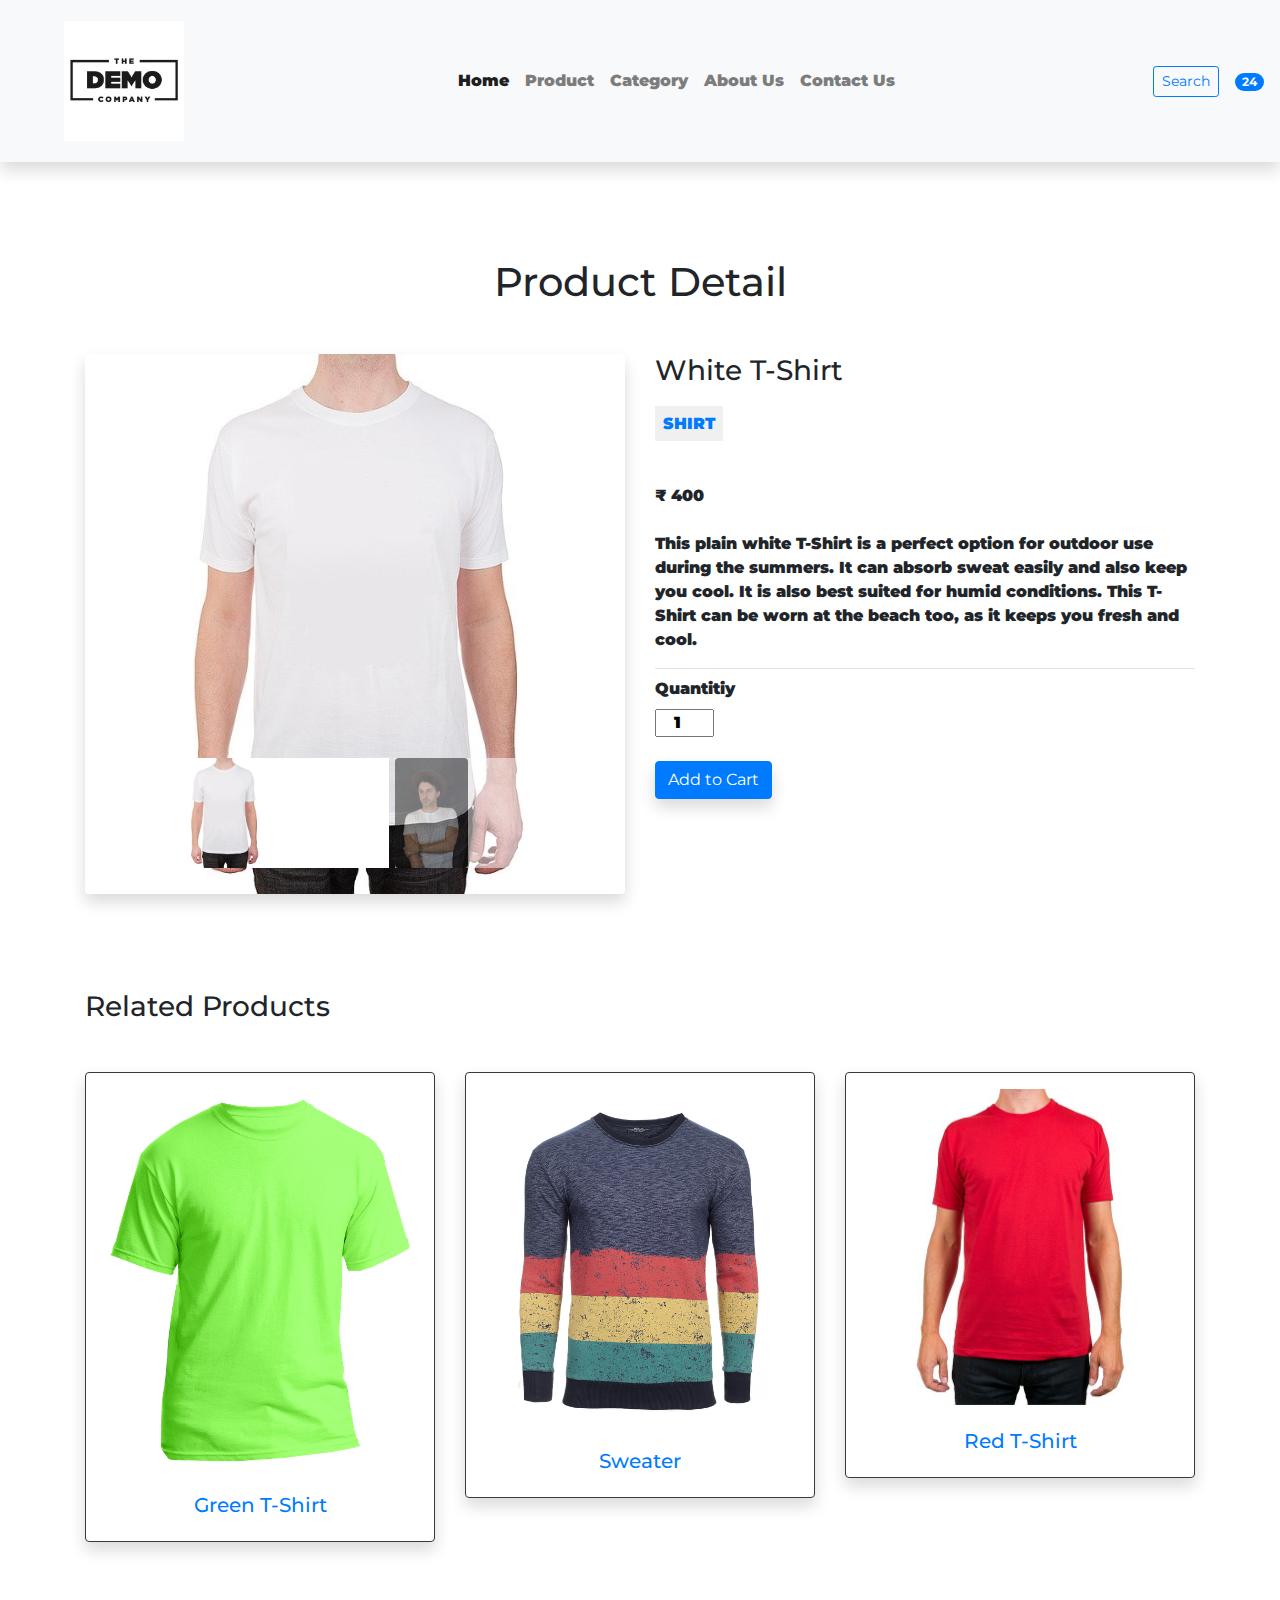
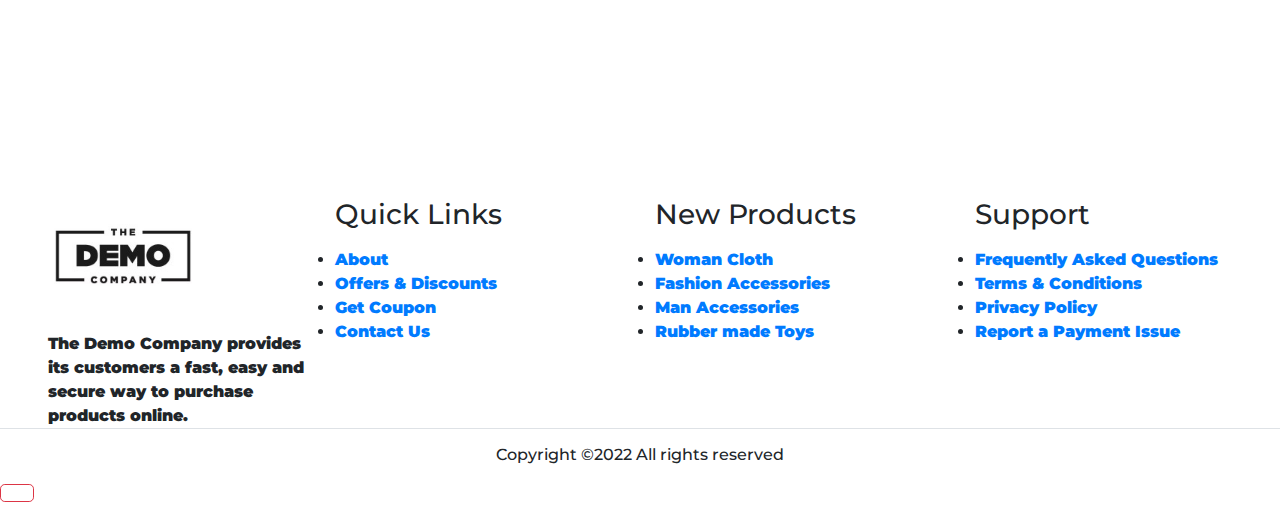
<file: productdetail1.html>
<!DOCTYPE  html>
<html lang="en">
  <head>
    <!-- Required meta tags -->
    <meta charset="utf-8">
    <meta name="viewport" content="width=device-width, initial-scale=1,
    shrink-to-fit=no">
     <!-- style.css For Custom Styling -->
    <link rel="stylesheet" href="assets/style.css">
    <!-- Bootstrap CSS -->
    <link rel="stylesheet"
    href="https://stackpath.bootstrapcdn.com/bootstrap/4.5.2/css/bootstrap.min.css" integrity="sha384-JcKb8q3iqJ61gNV9KGb8thSsNjpSL0n8PARn9HuZOnIxN0hoP+VmmDGMN5t9UJ0Z" crossorigin="anonymous">
   
    <!-- fontawesome cdn For Icons -->
    <link rel="stylesheet"
    href="https://cdnjs.cloudflare.com/ajax/libs/font-awesome/5.10.0/css/all.min.css"
    integrity="sha512-PgQMlq+nqFLV4ylk1gwUOgm6CtIIXkKwaIHp/PAIWHzig/lKZSEGKEysh0TCVbHJXCLN7WetD8TFecIky75ZfQ==" crossorigin="anonymous" />
    <title>E-Commerce</title>
  </head>
  
    
  <body id="top">
    <!-- ==============header menu section starts here============== -->
    <section class="header_menu" id="header_menu">
      <div class="container-fluid px-0 shadow">
        <nav class="navbar navbar-expand-lg navbar-light bg-light py-3 ">
          <a class="navbar-brand pl-5 pl-small-0" href="index.html">
            <img src="assets/images/logo.jpg" class="img img-fluid" width="120px"
            alt="logo">
          </a>
          <button class="navbar-toggler" type="button" data-toggle="collapse"
          data-target="#navbarSupportedContent"
          aria-controls="navbarSupportedContent" aria-expanded="false"
          aria-label="Toggle navigation">
            <span class="navbar-toggler-icon"></span>
          </button>
          <div class="collapse navbar-collapse" id="navbarSupportedContent">
            <ul class="navbar-nav mx-auto">
              <li class="nav-item active">
                <a class="nav-link" href="index.html">Home <span
              class="sr-only">(current)</span></a>
              </li>
              <li class="nav-item">
                <a class="nav-link" href="product.html">Product</a>
              </li>
              <li class="nav-item">
                <a class="nav-link" href="category.html">Category</a>
              </li>
              <li class="nav-item">
                <a class="nav-link" href="about.html">About Us</a>
              </li>
              <li class="nav-item">
                <a class="nav-link" href="contact.html">Contact Us</a>
              </li>
              
            </ul>
            <div class="search mr-3">
              <a href="search.html" class="btn btn-sm btn-outline-primary">
              Search
              </a>
            </div>
            <div class="cart">
              <a href="cart.html">
                <i class="fas fa-shopping-cart fa-2x"></i>
                <span class="badge badge-pill badge-primary">24</span>
              </a>
            </div>
          </div>
        </nav>
      </div>
    </section>
  <!-- ==============header menu section ends here============== -->
<!-- ==============product_detail starts here============== -->
<section class="product_detail py-5 my-5" id="product_detail">
<div class="container ">
<div class="section_title text-center mb-5">
<h1 class="text-capitalize">product detail</h1>
</div>
<div class="row">
<div class="col-md-6">
<div class="row">
<div class="col-md-12">
<div id="carouselExampleIndicators" class="carousel slide shadow
rounded"
data-ride="carousel">
<ol class="carousel-indicators">
<li data-target="#carouselExampleIndicators" data-slide-to="0"
class="active">
<img src="assets/images/product1.png" class="d-block w-50
img img-fluid rounded"
width="15px" alt="image">
</li>
<li data-target="#carouselExampleIndicators" data-slide-to="1">
<img src="assets/images/product1_1.png" class="d-block w-50
img img-fluid rounded"
width="15px" alt="image">
</li>
</ol>
<div class="carousel-inner">
<div class="carousel-item active">
<img src="assets/images/product1.png"
class="d-block w-100 img img-fluid rounded" alt="image">
</div>
<div class="carousel-item">
<img src="assets/images/product1_1.png"
class="d-block h-200 img img-fluid rounded" alt="image">
</div>
</div>
<!-- <a class="carousel-control-prev"
href="#carouselExampleIndicators" role="button" data-slide="prev">
<span class="carousel-control-prev-icon"
aria-hidden="true"></span>
<span class="sr-only">Previous</span>
</a>
<a class="carousel-control-next" href="#carouselExampleIndicators"
role="button" data-slide="next">
<span class="carousel-control-next-icon"
aria-hidden="true"></span>
<span class="sr-only">Next</span>
</a> -->
</div>
</div>
</div>
</div>
<div class="col-md-6">
<div class="row">
<div class="col-md-12">
<div class="title mb-4">
<h3>White T-Shirt</h3>
</div>
<div class="category mb-4">
<span class="bg-light-gray p-2"><a
href="category.html">SHIRT</a></span>
</div>
<div class="rating d-flex text-danger mb-4">
<i class="fas fa-star"></i>
<i class="fas fa-star"></i>
<i class="fas fa-star"></i>
<i class="far fa-star"></i>
<i class="far fa-star"></i>
</div>
<div class="price mb-4">
<b><span class="mr-1">₹</span><span>400</span></b>
</div>
<div class="desc ">
<p>
This plain white T-Shirt is a perfect option for outdoor use during the summers. 
  It can absorb sweat easily and also keep you cool. It is also best suited for humid conditions.
  This T-Shirt can be worn at the beach too, as it keeps you fresh and cool.
</p>
</div>
<div class="qty_section border-top pt-2 mb-4">
<label>Quantitiy</label>
<div>
<div class="mb-0 w-100">
<input class="quantity text-center" min="0" max="10"
name="quantity" value="1"
type="number">
</div>
</div>
</div>
<div class="buy">
<a href="cart.html" class="btn btn-primary shadow">Add to
Cart</a>
</div>
</div>
</div>
</div>
</div>
<!-- ----------------related products starts here---------- -->
<section class="related_products py-5 my-5" id="related_products">
<div class="title">
<h3>Related Products</h3>
</div>
  <div class="row mt-5">
<div class="col-md-4 col-6">
<div class="border border-dark rounded shadow text-center p-3">
<div class="mb-4">
<img src="assets/images/product4.png" class="img img-fluid"
alt="image">
</div>
<div>
<a href="productdetail4.html">
<h5>Green T-Shirt</h5>
</a>
</div>
</div>
</div>
<div class="col-md-4 col-6">
<div class="border border-dark rounded shadow text-center p-3">
<div class="mb-4">
<img src="assets/images/product6.png" class="img img-fluid"
alt="image">
</div>
<div>
<a href="productdetail6.html">
<h5>Sweater</h5>
</a>
</div>
</div>
</div>
<div class="col-md-4 col-6">
<div class="border border-dark rounded shadow text-center p-3">
<div class="mb-4">
<img src="assets/images/product3.png" class="img img-fluid"
alt="image">
</div>
<div>
<a href="productdetail3.html">
<h5>Red T-Shirt</h5>
</a>
</div>
</div>
</div>
</div>
</section>
<!-- ----------------related products ends here---------- -->
</div>
</section>
<!-- ==============product detail ends here============== -->





    
    <!-- ==============footer starts here============== -->
  <section class="footer_section pt-5 pb-2" id="footer_section">
  <footer>
  <div class="container-fluid">
  <div class="row">
  <div class="col-md-3 col-6 pl-5 pl-small-15">
  <div class="footer_title">
  <a href="index.html"><img src="assets/images/logo.jpg" width="150px"
  class="img img-fluid" alt="logo"></a>
  </div>
  <div>
  The Demo Company provides its customers a fast, easy and secure way to purchase products online.
  </div>
  </div>
  <div class="col-md-3 col-6">
  <div class="footer_title pt-3 mb-3">
  <h3>Quick Links</h3>
  </div>
  <div class="footer_links">
  <ul>
  <li><a href="about.html">About</a></li>
  <li><a href="javascript:;">Offers & Discounts</a></li>
  <li><a href="javascript:;">Get Coupon</a></li>
  <li><a href="contact.html">Contact Us</a></li>
  </ul>
  </div>
  </div>
  <div class="col-md-3 col-6">
  <div class="footer_title pt-3 mb-3">
  <h3>New Products</h3>
  </div>
  <div class="footer_links">
  <ul>
  <li><a href="javascript:;">Woman Cloth</a></li>
  <li><a href="javascript:;">Fashion Accessories</a></li>
  <li><a href="javascript:;">Man Accessories</a></li>
  <li><a href="javascript:;">Rubber made Toys</a></li>
  </ul>
  </div>
  </div>
  <div class="col-md-3 col-6">
  <div class="footer_title pt-3 mb-3">
  <h3>Support</h3>
  </div>
  <div class="footer_links">
  <ul>
  <li><a href="javascript:;">Frequently Asked Questions</a></li>
  <li><a href="javascript:;">Terms & Conditions</a></li>
  <li><a href="javascript:;">Privacy Policy</a></li>
  <li><a href="javascript:;">Report a Payment Issue</a></li>
  </ul>
  </div>
  </div>
  </div>
  </div>
  <div class="border-top">
  <h6 class="text-center mt-3">Copyright ©2022 All rights reserved
  </h6>
  </div>
  </footer>
  </section>
  <div class="backtop">
  <a id="button" href="#top" class="btn btn-lg btn-outline-danger" role="button">
  <i class="fas fa-chevron-up text-dark"></i>
  </a>
  </div>
<!-- ==============footer ends here============== -->  
    <!-- Optional JavaScript -->
  <!-- jQuery first, then Popper.js, then Bootstrap JS -->
  <script src="https://cdnjs.cloudflare.com/ajax/libs/bootstrap/5.1.3/js/bootstrap.min.js">    </script>
  <script src="https://code.jquery.com/jquery-3.5.1.slim.min.js"
  integrity="sha384-DfXdz2htPH0lsSSs5nCTpuj/zy4C+OGpamoFVy38MVBnE+IbbVYUew+OrCXaRkfj" crossorigin="anonymous"></script>
  <script
  src="https://cdn.jsdelivr.net/npm/popper.js@1.16.1/dist/umd/popper.min.js"
  integrity="sha384-9/reFTGAW83EW2RDu2S0VKaIzap3H66lZH81PoYlFhbGU+6BZp6G7niu735Sk7lN" crossorigin="anonymous"></script>
  <script
  src="https://stackpath.bootstrapcdn.com/bootstrap/4.5.2/js/bootstrap.min.js"
  integrity="sha384-B4gt1jrGC7Jh4AgTPSdUtOBvfO8shuf57BaghqFfPlYxofvL8/KUEfYiJOMMV+rV" crossorigin="anonymous"></script>
  </body>
</html>
</file>
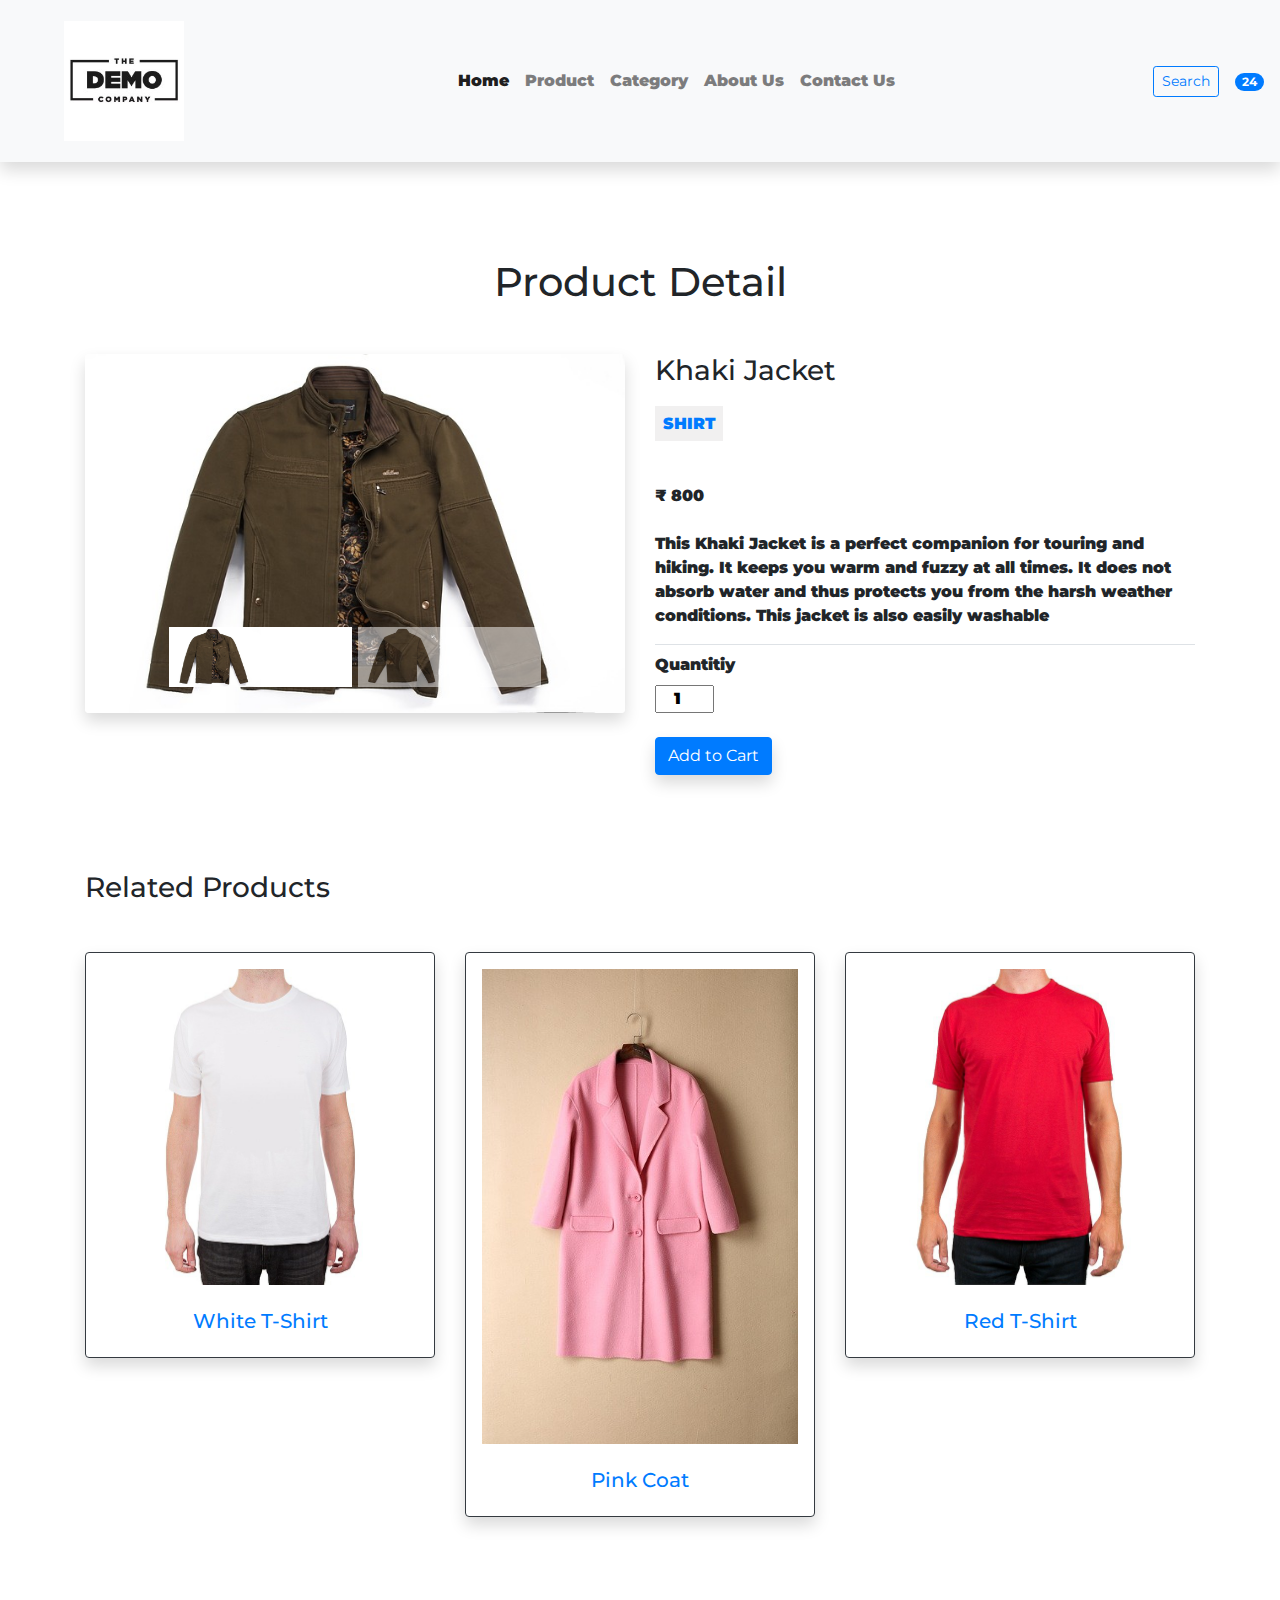
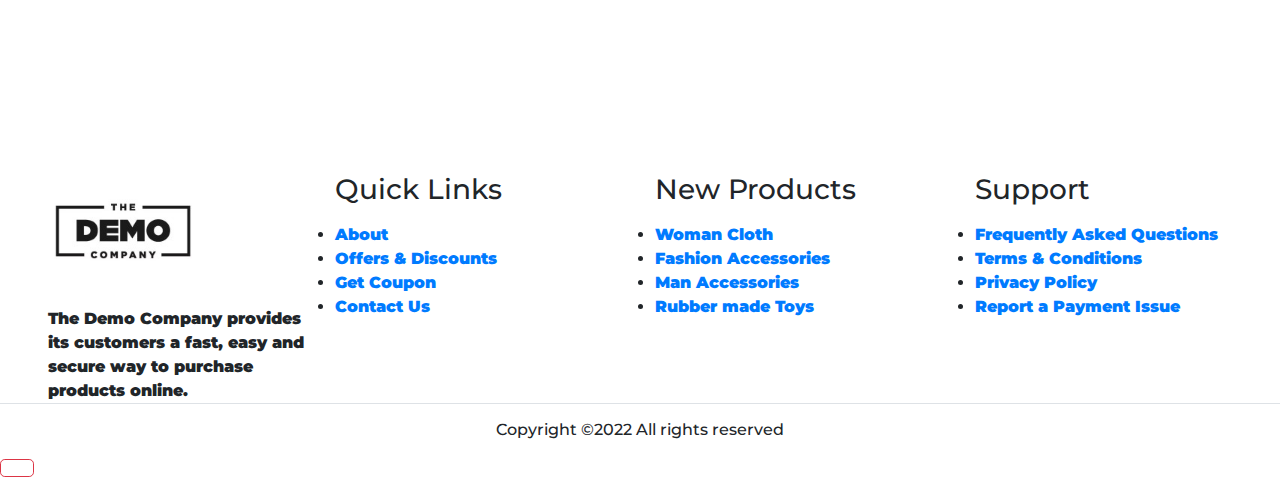
<file: productdetail2.html>
<!DOCTYPE  html>
<html lang="en">
  <head>
    <!-- Required meta tags -->
    <meta charset="utf-8">
    <meta name="viewport" content="width=device-width, initial-scale=1,
    shrink-to-fit=no">
     <!-- style.css For Custom Styling -->
    <link rel="stylesheet" href="assets/style.css">
    <!-- Bootstrap CSS -->
    <link rel="stylesheet"
    href="https://stackpath.bootstrapcdn.com/bootstrap/4.5.2/css/bootstrap.min.css" integrity="sha384-JcKb8q3iqJ61gNV9KGb8thSsNjpSL0n8PARn9HuZOnIxN0hoP+VmmDGMN5t9UJ0Z" crossorigin="anonymous">
   
    <!-- fontawesome cdn For Icons -->
    <link rel="stylesheet"
    href="https://cdnjs.cloudflare.com/ajax/libs/font-awesome/5.10.0/css/all.min.css"
    integrity="sha512-PgQMlq+nqFLV4ylk1gwUOgm6CtIIXkKwaIHp/PAIWHzig/lKZSEGKEysh0TCVbHJXCLN7WetD8TFecIky75ZfQ==" crossorigin="anonymous" />
    <title>E-Commerce</title>
  </head>
  
    
  <body id="top">
    <!-- ==============header menu section starts here============== -->
    <section class="header_menu" id="header_menu">
      <div class="container-fluid px-0 shadow">
        <nav class="navbar navbar-expand-lg navbar-light bg-light py-3 ">
          <a class="navbar-brand pl-5 pl-small-0" href="index.html">
            <img src="assets/images/logo.jpg" class="img img-fluid" width="120px"
            alt="logo">
          </a>
          <button class="navbar-toggler" type="button" data-toggle="collapse"
          data-target="#navbarSupportedContent"
          aria-controls="navbarSupportedContent" aria-expanded="false"
          aria-label="Toggle navigation">
            <span class="navbar-toggler-icon"></span>
          </button>
          <div class="collapse navbar-collapse" id="navbarSupportedContent">
            <ul class="navbar-nav mx-auto">
              <li class="nav-item active">
                <a class="nav-link" href="index.html">Home <span
              class="sr-only">(current)</span></a>
              </li>
              <li class="nav-item">
                <a class="nav-link" href="product.html">Product</a>
              </li>
              <li class="nav-item">
                <a class="nav-link" href="category.html">Category</a>
              </li>
              <li class="nav-item">
                <a class="nav-link" href="about.html">About Us</a>
              </li>
              <li class="nav-item">
                <a class="nav-link" href="contact.html">Contact Us</a>
              </li>
              
            </ul>
            <div class="search mr-3">
              <a href="search.html" class="btn btn-sm btn-outline-primary">
              Search
              </a>
            </div>
            <div class="cart">
              <a href="cart.html">
                <i class="fas fa-shopping-cart fa-2x"></i>
                <span class="badge badge-pill badge-primary">24</span>
              </a>
            </div>
          </div>
        </nav>
      </div>
    </section>
  <!-- ==============header menu section ends here============== -->
<!-- ==============product_detail starts here============== -->
<section class="product_detail py-5 my-5" id="product_detail">
<div class="container ">
<div class="section_title text-center mb-5">
<h1 class="text-capitalize">product detail</h1>
</div>
<div class="row">
<div class="col-md-6">
<div class="row">
<div class="col-md-12">
<div id="carouselExampleIndicators" class="carousel slide shadow
rounded"
data-ride="carousel">
<ol class="carousel-indicators">
<li data-target="#carouselExampleIndicators" data-slide-to="0"
class="active">
<img src="assets/images/product2.png" class="d-block w-50
img img-fluid rounded"
width="15px" alt="image">
</li>
<li data-target="#carouselExampleIndicators" data-slide-to="1">
<img src="assets/images/product2_2.png" class="d-block w-50
img img-fluid rounded"
width="15px" alt="image">
</li>
</ol>
<div class="carousel-inner">
<div class="carousel-item active">
<img src="assets/images/product2.png"
class="d-block w-100 img img-fluid rounded" alt="image">
</div>
<div class="carousel-item">
<img src="assets/images/product2_2.png"
class="d-block h-200 img img-fluid rounded" alt="image">
</div>
</div>
<!-- <a class="carousel-control-prev"
href="#carouselExampleIndicators" role="button" data-slide="prev">
<span class="carousel-control-prev-icon"
aria-hidden="true"></span>
<span class="sr-only">Previous</span>
</a>
<a class="carousel-control-next" href="#carouselExampleIndicators"
role="button" data-slide="next">
<span class="carousel-control-next-icon"
aria-hidden="true"></span>
<span class="sr-only">Next</span>
</a> -->
</div>
</div>
</div>
</div>
<div class="col-md-6">
<div class="row">
<div class="col-md-12">
<div class="title mb-4">
<h3>Khaki Jacket</h3>
</div>
<div class="category mb-4">
<span class="bg-light-gray p-2"><a
href="category.html">SHIRT</a></span>
</div>
<div class="rating d-flex text-danger mb-4">
<i class="fas fa-star"></i>
<i class="fas fa-star"></i>
<i class="fas fa-star"></i>
<i class="far fa-star"></i>
<i class="far fa-star"></i>
</div>
<div class="price mb-4">
<b><span class="mr-1">₹</span><span>800</span></b>
</div>
<div class="desc ">
<p>
This Khaki Jacket is a perfect companion for touring and hiking. It keeps you warm and fuzzy at all times.
  It does not absorb water and thus protects you from the harsh weather conditions. 
  This jacket is also easily washable
</p>
</div>
<div class="qty_section border-top pt-2 mb-4">
<label>Quantitiy</label>
<div>
<div class="mb-0 w-100">
<input class="quantity text-center" min="0" max="10"
name="quantity" value="1"
type="number">
</div>
</div>
</div>
<div class="buy">
<a href="cart.html" class="btn btn-primary shadow">Add to
Cart</a>
</div>
</div>
</div>
</div>
</div>
<!-- ----------------related products starts here---------- -->
<section class="related_products py-5 my-5" id="related_products">
<div class="title">
<h3>Related Products</h3>
</div>
  <div class="row mt-5">
<div class="col-md-4 col-6">
<div class="border border-dark rounded shadow text-center p-3">
<div class="mb-4">
<img src="assets/images/product1.png" class="img img-fluid"
alt="image">
</div>
<div>
<a href="productdetail1.html">
<h5>White T-Shirt</h5>
</a>
</div>
</div>
</div>
<div class="col-md-4 col-6">
<div class="border border-dark rounded shadow text-center p-3">
<div class="mb-4">
<img src="assets/images/product5.png" class="img img-fluid"
alt="image">
</div>
<div>
<a href="productdetail5.html">
<h5>Pink Coat</h5>
</a>
</div>
</div>
</div>
<div class="col-md-4 col-6">
<div class="border border-dark rounded shadow text-center p-3">
<div class="mb-4">
<img src="assets/images/product3.png" class="img img-fluid"
alt="image">
</div>
<div>
<a href="productdetail3.html">
<h5>Red T-Shirt</h5>
</a>
</div>
</div>
</div>
</div>
</section>
<!-- ----------------related products ends here---------- -->
</div>
</section>
<!-- ==============product detail ends here============== -->





    
    <!-- ==============footer starts here============== -->
  <section class="footer_section pt-5 pb-2" id="footer_section">
  <footer>
  <div class="container-fluid">
  <div class="row">
  <div class="col-md-3 col-6 pl-5 pl-small-15">
  <div class="footer_title">
  <a href="index.html"><img src="assets/images/logo.jpg" width="150px"
  class="img img-fluid" alt="logo"></a>
  </div>
  <div>
  The Demo Company provides its customers a fast, easy and secure way to purchase products online.
  </div>
  </div>
  <div class="col-md-3 col-6">
  <div class="footer_title pt-3 mb-3">
  <h3>Quick Links</h3>
  </div>
  <div class="footer_links">
  <ul>
  <li><a href="about.html">About</a></li>
  <li><a href="javascript:;">Offers & Discounts</a></li>
  <li><a href="javascript:;">Get Coupon</a></li>
  <li><a href="contact.html">Contact Us</a></li>
  </ul>
  </div>
  </div>
  <div class="col-md-3 col-6">
  <div class="footer_title pt-3 mb-3">
  <h3>New Products</h3>
  </div>
  <div class="footer_links">
  <ul>
  <li><a href="javascript:;">Woman Cloth</a></li>
  <li><a href="javascript:;">Fashion Accessories</a></li>
  <li><a href="javascript:;">Man Accessories</a></li>
  <li><a href="javascript:;">Rubber made Toys</a></li>
  </ul>
  </div>
  </div>
  <div class="col-md-3 col-6">
  <div class="footer_title pt-3 mb-3">
  <h3>Support</h3>
  </div>
  <div class="footer_links">
  <ul>
  <li><a href="javascript:;">Frequently Asked Questions</a></li>
  <li><a href="javascript:;">Terms & Conditions</a></li>
  <li><a href="javascript:;">Privacy Policy</a></li>
  <li><a href="javascript:;">Report a Payment Issue</a></li>
  </ul>
  </div>
  </div>
  </div>
  </div>
  <div class="border-top">
  <h6 class="text-center mt-3">Copyright ©2022 All rights reserved
  </h6>
  </div>
  </footer>
  </section>
  <div class="backtop">
  <a id="button" href="#top" class="btn btn-lg btn-outline-danger" role="button">
  <i class="fas fa-chevron-up text-dark"></i>
  </a>
  </div>
<!-- ==============footer ends here============== -->  
    <!-- Optional JavaScript -->
  <!-- jQuery first, then Popper.js, then Bootstrap JS -->
  <script src="https://cdnjs.cloudflare.com/ajax/libs/bootstrap/5.1.3/js/bootstrap.min.js">    </script>
  <script src="https://code.jquery.com/jquery-3.5.1.slim.min.js"
  integrity="sha384-DfXdz2htPH0lsSSs5nCTpuj/zy4C+OGpamoFVy38MVBnE+IbbVYUew+OrCXaRkfj" crossorigin="anonymous"></script>
  <script
  src="https://cdn.jsdelivr.net/npm/popper.js@1.16.1/dist/umd/popper.min.js"
  integrity="sha384-9/reFTGAW83EW2RDu2S0VKaIzap3H66lZH81PoYlFhbGU+6BZp6G7niu735Sk7lN" crossorigin="anonymous"></script>
  <script
  src="https://stackpath.bootstrapcdn.com/bootstrap/4.5.2/js/bootstrap.min.js"
  integrity="sha384-B4gt1jrGC7Jh4AgTPSdUtOBvfO8shuf57BaghqFfPlYxofvL8/KUEfYiJOMMV+rV" crossorigin="anonymous"></script>
  </body>
</html>
</file>
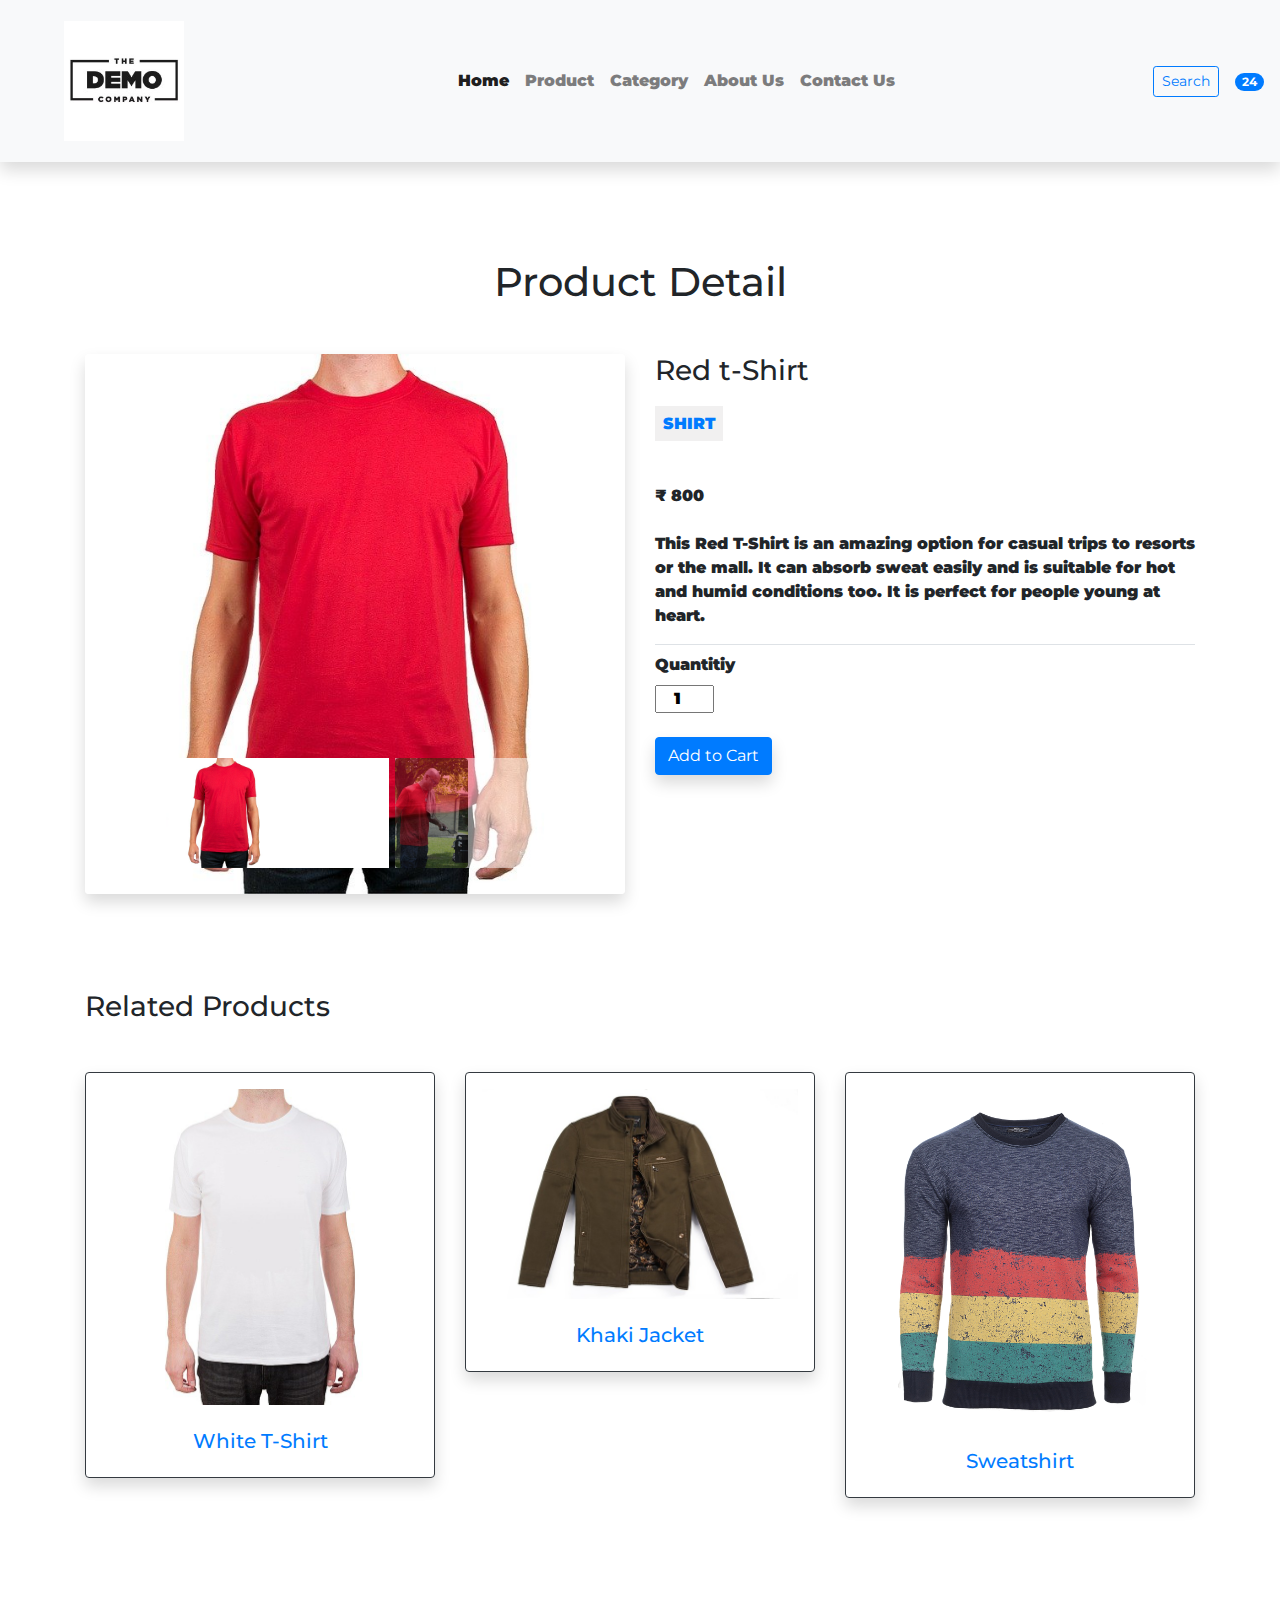
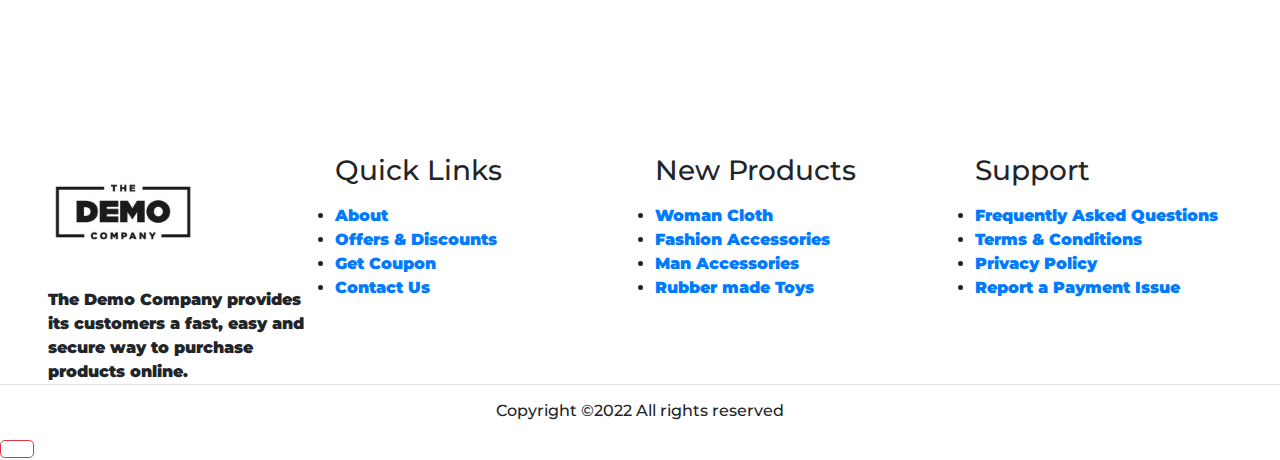
<file: productdetail3.html>
<!DOCTYPE  html>
<html lang="en">
  <head>
    <!-- Required meta tags -->
    <meta charset="utf-8">
    <meta name="viewport" content="width=device-width, initial-scale=1,
    shrink-to-fit=no">
     <!-- style.css For Custom Styling -->
    <link rel="stylesheet" href="assets/style.css">
    <!-- Bootstrap CSS -->
    <link rel="stylesheet"
    href="https://stackpath.bootstrapcdn.com/bootstrap/4.5.2/css/bootstrap.min.css" integrity="sha384-JcKb8q3iqJ61gNV9KGb8thSsNjpSL0n8PARn9HuZOnIxN0hoP+VmmDGMN5t9UJ0Z" crossorigin="anonymous">
   
    <!-- fontawesome cdn For Icons -->
    <link rel="stylesheet"
    href="https://cdnjs.cloudflare.com/ajax/libs/font-awesome/5.10.0/css/all.min.css"
    integrity="sha512-PgQMlq+nqFLV4ylk1gwUOgm6CtIIXkKwaIHp/PAIWHzig/lKZSEGKEysh0TCVbHJXCLN7WetD8TFecIky75ZfQ==" crossorigin="anonymous" />
    <title>E-Commerce</title>
  </head>
  
    
  <body id="top">
    <!-- ==============header menu section starts here============== -->
    <section class="header_menu" id="header_menu">
      <div class="container-fluid px-0 shadow">
        <nav class="navbar navbar-expand-lg navbar-light bg-light py-3 ">
          <a class="navbar-brand pl-5 pl-small-0" href="index.html">
            <img src="assets/images/logo.jpg" class="img img-fluid" width="120px"
            alt="logo">
          </a>
          <button class="navbar-toggler" type="button" data-toggle="collapse"
          data-target="#navbarSupportedContent"
          aria-controls="navbarSupportedContent" aria-expanded="false"
          aria-label="Toggle navigation">
            <span class="navbar-toggler-icon"></span>
          </button>
          <div class="collapse navbar-collapse" id="navbarSupportedContent">
            <ul class="navbar-nav mx-auto">
              <li class="nav-item active">
                <a class="nav-link" href="index.html">Home <span
              class="sr-only">(current)</span></a>
              </li>
              <li class="nav-item">
                <a class="nav-link" href="product.html">Product</a>
              </li>
              <li class="nav-item">
                <a class="nav-link" href="category.html">Category</a>
              </li>
              <li class="nav-item">
                <a class="nav-link" href="about.html">About Us</a>
              </li>
              <li class="nav-item">
                <a class="nav-link" href="contact.html">Contact Us</a>
              </li>
              
            </ul>
            <div class="search mr-3">
              <a href="search.html" class="btn btn-sm btn-outline-primary">
              Search
              </a>
            </div>
            <div class="cart">
              <a href="cart.html">
                <i class="fas fa-shopping-cart fa-2x"></i>
                <span class="badge badge-pill badge-primary">24</span>
              </a>
            </div>
          </div>
        </nav>
      </div>
    </section>
  <!-- ==============header menu section ends here============== -->
<!-- ==============product_detail starts here============== -->
<section class="product_detail py-5 my-5" id="product_detail">
<div class="container ">
<div class="section_title text-center mb-5">
<h1 class="text-capitalize">product detail</h1>
</div>
<div class="row">
<div class="col-md-6">
<div class="row">
<div class="col-md-12">
<div id="carouselExampleIndicators" class="carousel slide shadow
rounded"
data-ride="carousel">
<ol class="carousel-indicators">
<li data-target="#carouselExampleIndicators" data-slide-to="0"
class="active">
<img src="assets/images/product3.png" class="d-block w-50
img img-fluid rounded"
width="15px" alt="image">
</li>
<li data-target="#carouselExampleIndicators" data-slide-to="1">
<img src="assets/images/product3_3.png" class="d-block w-50
img img-fluid rounded"
width="15px" alt="image">
</li>
</ol>
<div class="carousel-inner">
<div class="carousel-item active">
<img src="assets/images/product3.png"
class="d-block w-100 img img-fluid rounded" alt="image">
</div>
<div class="carousel-item">
<img src="assets/images/product3_3.png"
class="d-block h-200 img img-fluid rounded" alt="image">
</div>
</div>
<!-- <a class="carousel-control-prev"
href="#carouselExampleIndicators" role="button" data-slide="prev">
<span class="carousel-control-prev-icon"
aria-hidden="true"></span>
<span class="sr-only">Previous</span>
</a>
<a class="carousel-control-next" href="#carouselExampleIndicators"
role="button" data-slide="next">
<span class="carousel-control-next-icon"
aria-hidden="true"></span>
<span class="sr-only">Next</span>
</a> -->
</div>
</div>
</div>
</div>
<div class="col-md-6">
<div class="row">
<div class="col-md-12">
<div class="title mb-4">
<h3>Red t-Shirt</h3>
</div>
<div class="category mb-4">
<span class="bg-light-gray p-2"><a
href="category.html">SHIRT</a></span>
</div>
<div class="rating d-flex text-danger mb-4">
<i class="fas fa-star"></i>
<i class="fas fa-star"></i>
<i class="fas fa-star"></i>
<i class="far fa-star"></i>
<i class="far fa-star"></i>
</div>
<div class="price mb-4">
<b><span class="mr-1">₹</span><span>800</span></b>
</div>
<div class="desc ">
<p>
This Red T-Shirt is an amazing option for casual trips to resorts or the mall.
  It can absorb sweat easily and is suitable for hot and humid conditions too. 
  It is perfect for people young at heart.
</p>
</div>
<div class="qty_section border-top pt-2 mb-4">
<label>Quantitiy</label>
<div>
<div class="mb-0 w-100">
<input class="quantity text-center" min="0" max="10"
name="quantity" value="1"
type="number">
</div>
</div>
</div>
<div class="buy">
<a href="cart.html" class="btn btn-primary shadow">Add to
Cart</a>
</div>
</div>
</div>
</div>
</div>
<!-- ----------------related products starts here---------- -->
<section class="related_products py-5 my-5" id="related_products">
<div class="title">
<h3>Related Products</h3>
</div>
  <div class="row mt-5">
<div class="col-md-4 col-6">
<div class="border border-dark rounded shadow text-center p-3">
<div class="mb-4">
<img src="assets/images/product1.png" class="img img-fluid"
alt="image">
</div>
<div>
<a href="productdetail1.html">
<h5>White T-Shirt</h5>
</a>
</div>
</div>
</div>
<div class="col-md-4 col-6">
<div class="border border-dark rounded shadow text-center p-3">
<div class="mb-4">
<img src="assets/images/product2.png" class="img img-fluid"
alt="image">
</div>
<div>
<a href="productdetail2.html">
<h5>Khaki Jacket</h5>
</a>
</div>
</div>
</div>
<div class="col-md-4 col-6">
<div class="border border-dark rounded shadow text-center p-3">
<div class="mb-4">
<img src="assets/images/product6.png" class="img img-fluid"
alt="image">
</div>
<div>
<a href="productdetail6.html">
<h5>Sweatshirt</h5>
</a>
</div>
</div>
</div>
</div>
</section>
<!-- ----------------related products ends here---------- -->
</div>
</section>
<!-- ==============product detail ends here============== -->





    
    <!-- ==============footer starts here============== -->
  <section class="footer_section pt-5 pb-2" id="footer_section">
  <footer>
  <div class="container-fluid">
  <div class="row">
  <div class="col-md-3 col-6 pl-5 pl-small-15">
  <div class="footer_title">
  <a href="index.html"><img src="assets/images/logo.jpg" width="150px"
  class="img img-fluid" alt="logo"></a>
  </div>
  <div>
  The Demo Company provides its customers a fast, easy and secure way to purchase products online.
  </div>
  </div>
  <div class="col-md-3 col-6">
  <div class="footer_title pt-3 mb-3">
  <h3>Quick Links</h3>
  </div>
  <div class="footer_links">
  <ul>
  <li><a href="about.html">About</a></li>
  <li><a href="javascript:;">Offers & Discounts</a></li>
  <li><a href="javascript:;">Get Coupon</a></li>
  <li><a href="contact.html">Contact Us</a></li>
  </ul>
  </div>
  </div>
  <div class="col-md-3 col-6">
  <div class="footer_title pt-3 mb-3">
  <h3>New Products</h3>
  </div>
  <div class="footer_links">
  <ul>
  <li><a href="javascript:;">Woman Cloth</a></li>
  <li><a href="javascript:;">Fashion Accessories</a></li>
  <li><a href="javascript:;">Man Accessories</a></li>
  <li><a href="javascript:;">Rubber made Toys</a></li>
  </ul>
  </div>
  </div>
  <div class="col-md-3 col-6">
  <div class="footer_title pt-3 mb-3">
  <h3>Support</h3>
  </div>
  <div class="footer_links">
  <ul>
  <li><a href="javascript:;">Frequently Asked Questions</a></li>
  <li><a href="javascript:;">Terms & Conditions</a></li>
  <li><a href="javascript:;">Privacy Policy</a></li>
  <li><a href="javascript:;">Report a Payment Issue</a></li>
  </ul>
  </div>
  </div>
  </div>
  </div>
  <div class="border-top">
  <h6 class="text-center mt-3">Copyright ©2022 All rights reserved
  </h6>
  </div>
  </footer>
  </section>
  <div class="backtop">
  <a id="button" href="#top" class="btn btn-lg btn-outline-danger" role="button">
  <i class="fas fa-chevron-up text-dark"></i>
  </a>
  </div>
<!-- ==============footer ends here============== -->  
    <!-- Optional JavaScript -->
  <!-- jQuery first, then Popper.js, then Bootstrap JS -->
  <script src="https://cdnjs.cloudflare.com/ajax/libs/bootstrap/5.1.3/js/bootstrap.min.js">    </script>
  <script src="https://code.jquery.com/jquery-3.5.1.slim.min.js"
  integrity="sha384-DfXdz2htPH0lsSSs5nCTpuj/zy4C+OGpamoFVy38MVBnE+IbbVYUew+OrCXaRkfj" crossorigin="anonymous"></script>
  <script
  src="https://cdn.jsdelivr.net/npm/popper.js@1.16.1/dist/umd/popper.min.js"
  integrity="sha384-9/reFTGAW83EW2RDu2S0VKaIzap3H66lZH81PoYlFhbGU+6BZp6G7niu735Sk7lN" crossorigin="anonymous"></script>
  <script
  src="https://stackpath.bootstrapcdn.com/bootstrap/4.5.2/js/bootstrap.min.js"
  integrity="sha384-B4gt1jrGC7Jh4AgTPSdUtOBvfO8shuf57BaghqFfPlYxofvL8/KUEfYiJOMMV+rV" crossorigin="anonymous"></script>
  </body>
</html>
</file>
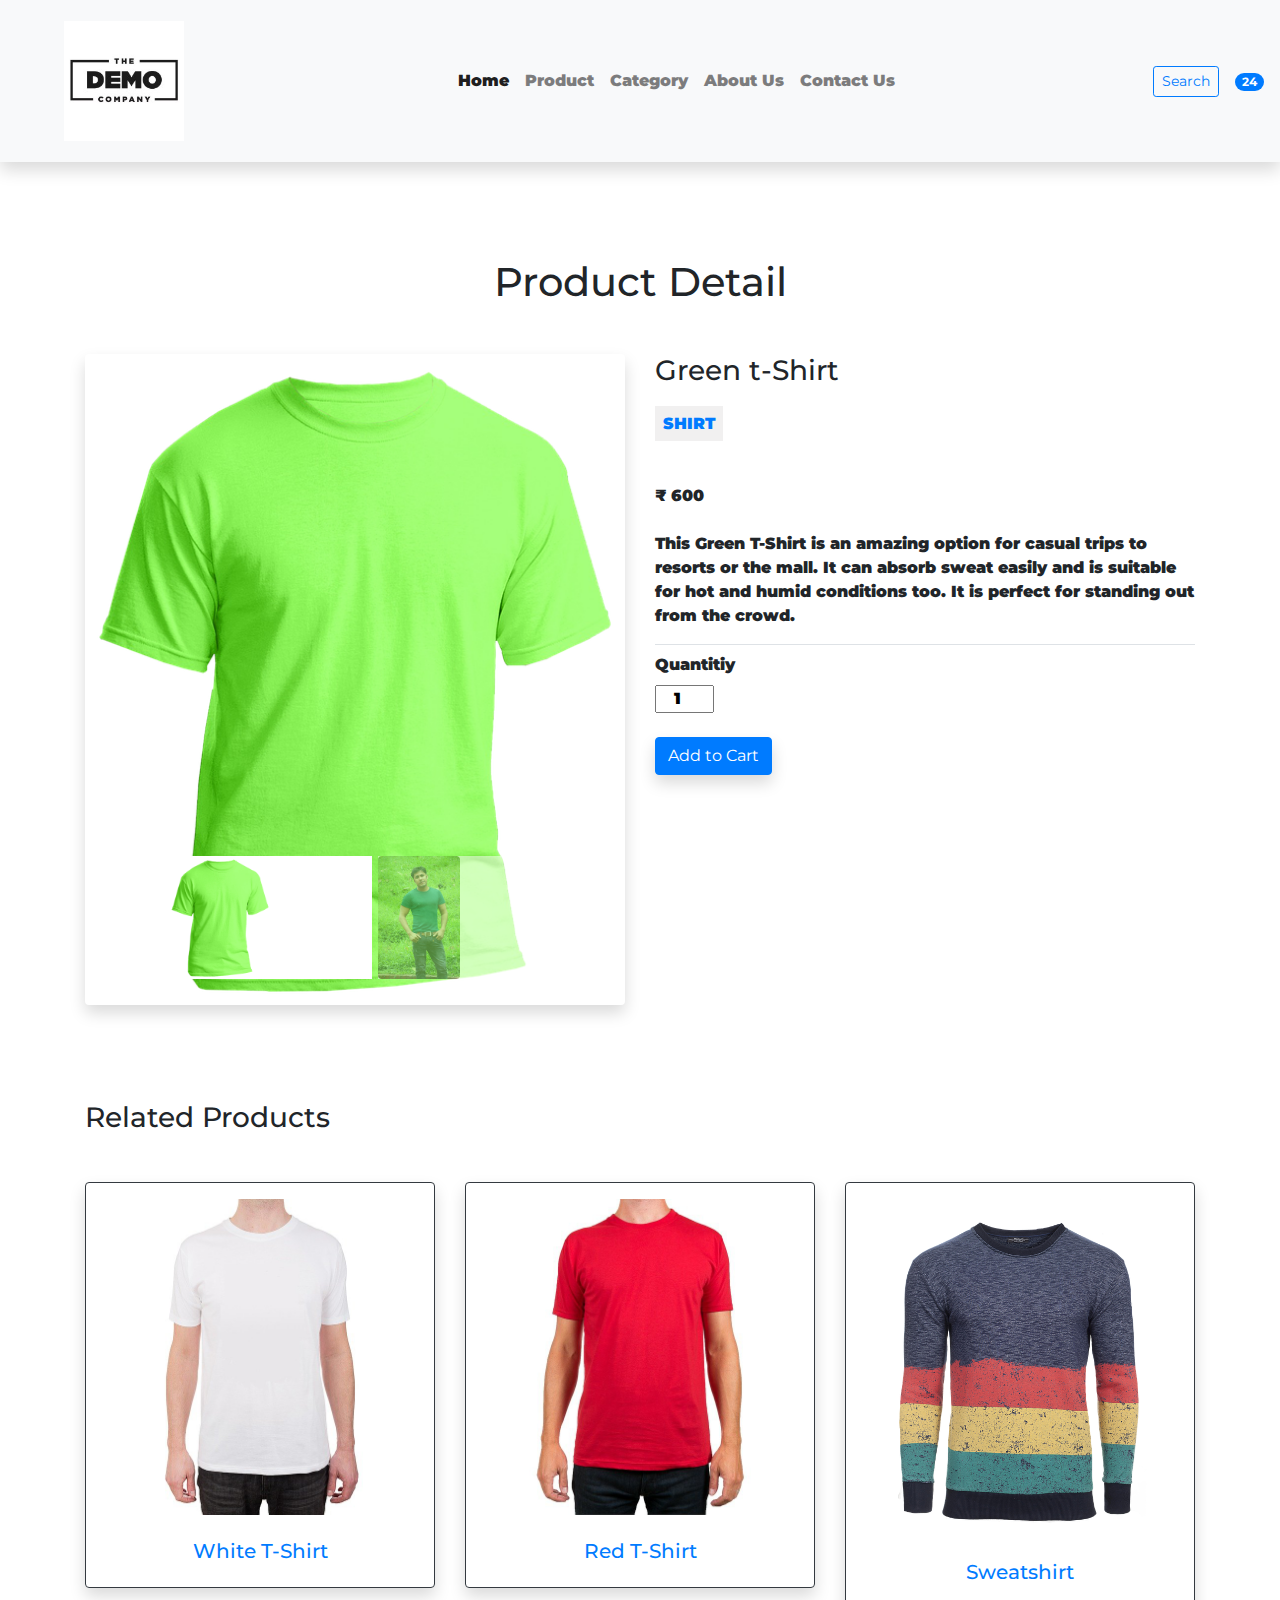
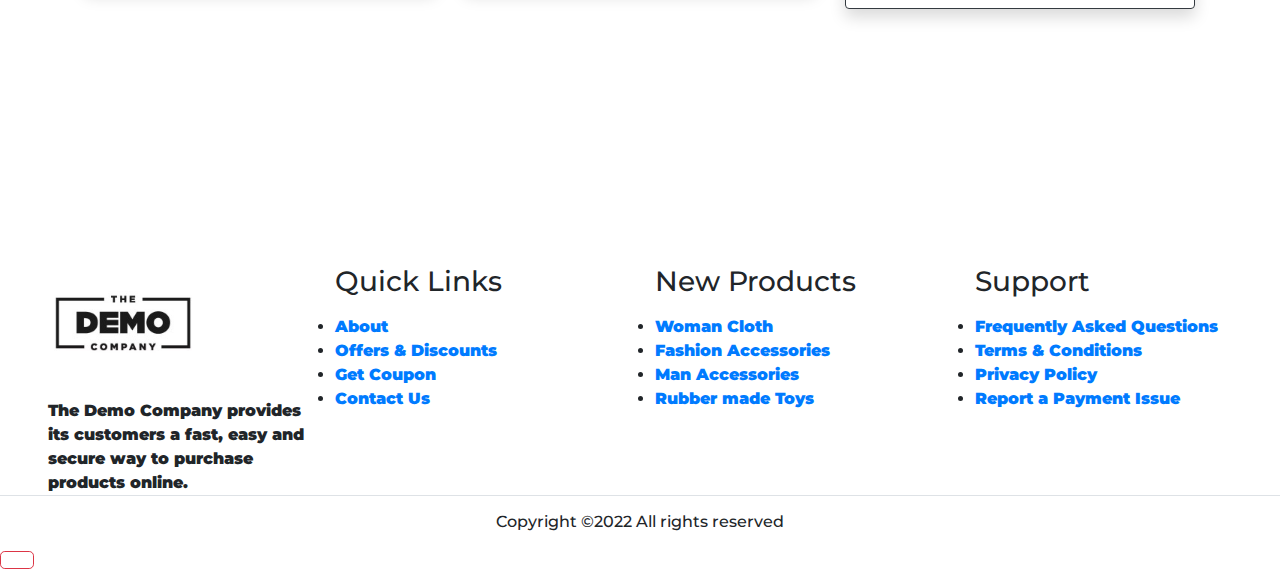
<file: productdetail4.html>
<!DOCTYPE  html>
<html lang="en">
  <head>
    <!-- Required meta tags -->
    <meta charset="utf-8">
    <meta name="viewport" content="width=device-width, initial-scale=1,
    shrink-to-fit=no">
     <!-- style.css For Custom Styling -->
    <link rel="stylesheet" href="assets/style.css">
    <!-- Bootstrap CSS -->
    <link rel="stylesheet"
    href="https://stackpath.bootstrapcdn.com/bootstrap/4.5.2/css/bootstrap.min.css" integrity="sha384-JcKb8q3iqJ61gNV9KGb8thSsNjpSL0n8PARn9HuZOnIxN0hoP+VmmDGMN5t9UJ0Z" crossorigin="anonymous">
   
    <!-- fontawesome cdn For Icons -->
    <link rel="stylesheet"
    href="https://cdnjs.cloudflare.com/ajax/libs/font-awesome/5.10.0/css/all.min.css"
    integrity="sha512-PgQMlq+nqFLV4ylk1gwUOgm6CtIIXkKwaIHp/PAIWHzig/lKZSEGKEysh0TCVbHJXCLN7WetD8TFecIky75ZfQ==" crossorigin="anonymous" />
    <title>E-Commerce</title>
  </head>
  
    
  <body id="top">
    <!-- ==============header menu section starts here============== -->
    <section class="header_menu" id="header_menu">
      <div class="container-fluid px-0 shadow">
        <nav class="navbar navbar-expand-lg navbar-light bg-light py-3 ">
          <a class="navbar-brand pl-5 pl-small-0" href="index.html">
            <img src="assets/images/logo.jpg" class="img img-fluid" width="120px"
            alt="logo">
          </a>
          <button class="navbar-toggler" type="button" data-toggle="collapse"
          data-target="#navbarSupportedContent"
          aria-controls="navbarSupportedContent" aria-expanded="false"
          aria-label="Toggle navigation">
            <span class="navbar-toggler-icon"></span>
          </button>
          <div class="collapse navbar-collapse" id="navbarSupportedContent">
            <ul class="navbar-nav mx-auto">
              <li class="nav-item active">
                <a class="nav-link" href="index.html">Home <span
              class="sr-only">(current)</span></a>
              </li>
              <li class="nav-item">
                <a class="nav-link" href="product.html">Product</a>
              </li>
              <li class="nav-item">
                <a class="nav-link" href="category.html">Category</a>
              </li>
              <li class="nav-item">
                <a class="nav-link" href="about.html">About Us</a>
              </li>
              <li class="nav-item">
                <a class="nav-link" href="contact.html">Contact Us</a>
              </li>
              
            </ul>
            <div class="search mr-3">
              <a href="search.html" class="btn btn-sm btn-outline-primary">
              Search
              </a>
            </div>
            <div class="cart">
              <a href="cart.html">
                <i class="fas fa-shopping-cart fa-2x"></i>
                <span class="badge badge-pill badge-primary">24</span>
              </a>
            </div>
          </div>
        </nav>
      </div>
    </section>
  <!-- ==============header menu section ends here============== -->
<!-- ==============product_detail starts here============== -->
<section class="product_detail py-5 my-5" id="product_detail">
<div class="container ">
<div class="section_title text-center mb-5">
<h1 class="text-capitalize">product detail</h1>
</div>
<div class="row">
<div class="col-md-6">
<div class="row">
<div class="col-md-12">
<div id="carouselExampleIndicators" class="carousel slide shadow
rounded"
data-ride="carousel">
<ol class="carousel-indicators">
<li data-target="#carouselExampleIndicators" data-slide-to="0"
class="active">
<img src="assets/images/product4.png" class="d-block w-50
img img-fluid rounded"
width="15px" alt="image">
</li>
<li data-target="#carouselExampleIndicators" data-slide-to="1">
<img src="assets/images/product4_4.png" class="d-block w-50
img img-fluid rounded"
width="15px" alt="image">
</li>
</ol>
<div class="carousel-inner">
<div class="carousel-item active">
<img src="assets/images/product4.png"
class="d-block w-100 img img-fluid rounded" alt="image">
</div>
<div class="carousel-item">
<img src="assets/images/product4_4.png"
class="d-block h-200 img img-fluid rounded" alt="image">
</div>
</div>
<!-- <a class="carousel-control-prev"
href="#carouselExampleIndicators" role="button" data-slide="prev">
<span class="carousel-control-prev-icon"
aria-hidden="true"></span>
<span class="sr-only">Previous</span>
</a>
<a class="carousel-control-next" href="#carouselExampleIndicators"
role="button" data-slide="next">
<span class="carousel-control-next-icon"
aria-hidden="true"></span>
<span class="sr-only">Next</span>
</a> -->
</div>
</div>
</div>
</div>
<div class="col-md-6">
<div class="row">
<div class="col-md-12">
<div class="title mb-4">
<h3>Green t-Shirt</h3>
</div>
<div class="category mb-4">
<span class="bg-light-gray p-2"><a
href="category.html">SHIRT</a></span>
</div>
<div class="rating d-flex text-danger mb-4">
<i class="fas fa-star"></i>
<i class="fas fa-star"></i>
<i class="fas fa-star"></i>
<i class="fas fa-star"></i>
<i class="far fa-star"></i>
</div>
<div class="price mb-4">
<b><span class="mr-1">₹</span><span>600</span></b>
</div>
<div class="desc ">
<p>
This Green T-Shirt is an amazing option for casual trips to resorts or the mall.
  It can absorb sweat easily and is suitable for hot and humid conditions too. 
  It is perfect for standing out from the crowd.
</p>
</div>
<div class="qty_section border-top pt-2 mb-4">
<label>Quantitiy</label>
<div>
<div class="mb-0 w-100">
<input class="quantity text-center" min="0" max="10"
name="quantity" value="1"
type="number">
</div>
</div>
</div>
<div class="buy">
<a href="cart.html" class="btn btn-primary shadow">Add to
Cart</a>
</div>
</div>
</div>
</div>
</div>
<!-- ----------------related products starts here---------- -->
<section class="related_products py-5 my-5" id="related_products">
<div class="title">
<h3>Related Products</h3>
</div>
  <div class="row mt-5">
<div class="col-md-4 col-6">
<div class="border border-dark rounded shadow text-center p-3">
<div class="mb-4">
<img src="assets/images/product1.png" class="img img-fluid"
alt="image">
</div>
<div>
<a href="productdetail1.html">
<h5>White T-Shirt</h5>
</a>
</div>
</div>
</div>
<div class="col-md-4 col-6">
<div class="border border-dark rounded shadow text-center p-3">
<div class="mb-4">
<img src="assets/images/product3.png" class="img img-fluid"
alt="image">
</div>
<div>
<a href="productdetail3.html">
<h5>Red T-Shirt</h5>
</a>
</div>
</div>
</div>
<div class="col-md-4 col-6">
<div class="border border-dark rounded shadow text-center p-3">
<div class="mb-4">
<img src="assets/images/product6.png" class="img img-fluid"
alt="image">
</div>
<div>
<a href="productdetail6.html">
<h5>Sweatshirt</h5>
</a>
</div>
</div>
</div>
</div>
</section>
<!-- ----------------related products ends here---------- -->
</div>
</section>
<!-- ==============product detail ends here============== -->





    
    <!-- ==============footer starts here============== -->
  <section class="footer_section pt-5 pb-2" id="footer_section">
  <footer>
  <div class="container-fluid">
  <div class="row">
  <div class="col-md-3 col-6 pl-5 pl-small-15">
  <div class="footer_title">
  <a href="index.html"><img src="assets/images/logo.jpg" width="150px"
  class="img img-fluid" alt="logo"></a>
  </div>
  <div>
  The Demo Company provides its customers a fast, easy and secure way to purchase products online.
  </div>
  </div>
  <div class="col-md-3 col-6">
  <div class="footer_title pt-3 mb-3">
  <h3>Quick Links</h3>
  </div>
  <div class="footer_links">
  <ul>
  <li><a href="about.html">About</a></li>
  <li><a href="javascript:;">Offers & Discounts</a></li>
  <li><a href="javascript:;">Get Coupon</a></li>
  <li><a href="contact.html">Contact Us</a></li>
  </ul>
  </div>
  </div>
  <div class="col-md-3 col-6">
  <div class="footer_title pt-3 mb-3">
  <h3>New Products</h3>
  </div>
  <div class="footer_links">
  <ul>
  <li><a href="javascript:;">Woman Cloth</a></li>
  <li><a href="javascript:;">Fashion Accessories</a></li>
  <li><a href="javascript:;">Man Accessories</a></li>
  <li><a href="javascript:;">Rubber made Toys</a></li>
  </ul>
  </div>
  </div>
  <div class="col-md-3 col-6">
  <div class="footer_title pt-3 mb-3">
  <h3>Support</h3>
  </div>
  <div class="footer_links">
  <ul>
  <li><a href="javascript:;">Frequently Asked Questions</a></li>
  <li><a href="javascript:;">Terms & Conditions</a></li>
  <li><a href="javascript:;">Privacy Policy</a></li>
  <li><a href="javascript:;">Report a Payment Issue</a></li>
  </ul>
  </div>
  </div>
  </div>
  </div>
  <div class="border-top">
  <h6 class="text-center mt-3">Copyright ©2022 All rights reserved
  </h6>
  </div>
  </footer>
  </section>
  <div class="backtop">
  <a id="button" href="#top" class="btn btn-lg btn-outline-danger" role="button">
  <i class="fas fa-chevron-up text-dark"></i>
  </a>
  </div>
<!-- ==============footer ends here============== -->  
    <!-- Optional JavaScript -->
  <!-- jQuery first, then Popper.js, then Bootstrap JS -->
  <script src="https://cdnjs.cloudflare.com/ajax/libs/bootstrap/5.1.3/js/bootstrap.min.js">    </script>
  <script src="https://code.jquery.com/jquery-3.5.1.slim.min.js"
  integrity="sha384-DfXdz2htPH0lsSSs5nCTpuj/zy4C+OGpamoFVy38MVBnE+IbbVYUew+OrCXaRkfj" crossorigin="anonymous"></script>
  <script
  src="https://cdn.jsdelivr.net/npm/popper.js@1.16.1/dist/umd/popper.min.js"
  integrity="sha384-9/reFTGAW83EW2RDu2S0VKaIzap3H66lZH81PoYlFhbGU+6BZp6G7niu735Sk7lN" crossorigin="anonymous"></script>
  <script
  src="https://stackpath.bootstrapcdn.com/bootstrap/4.5.2/js/bootstrap.min.js"
  integrity="sha384-B4gt1jrGC7Jh4AgTPSdUtOBvfO8shuf57BaghqFfPlYxofvL8/KUEfYiJOMMV+rV" crossorigin="anonymous"></script>
  </body>
</html>
</file>
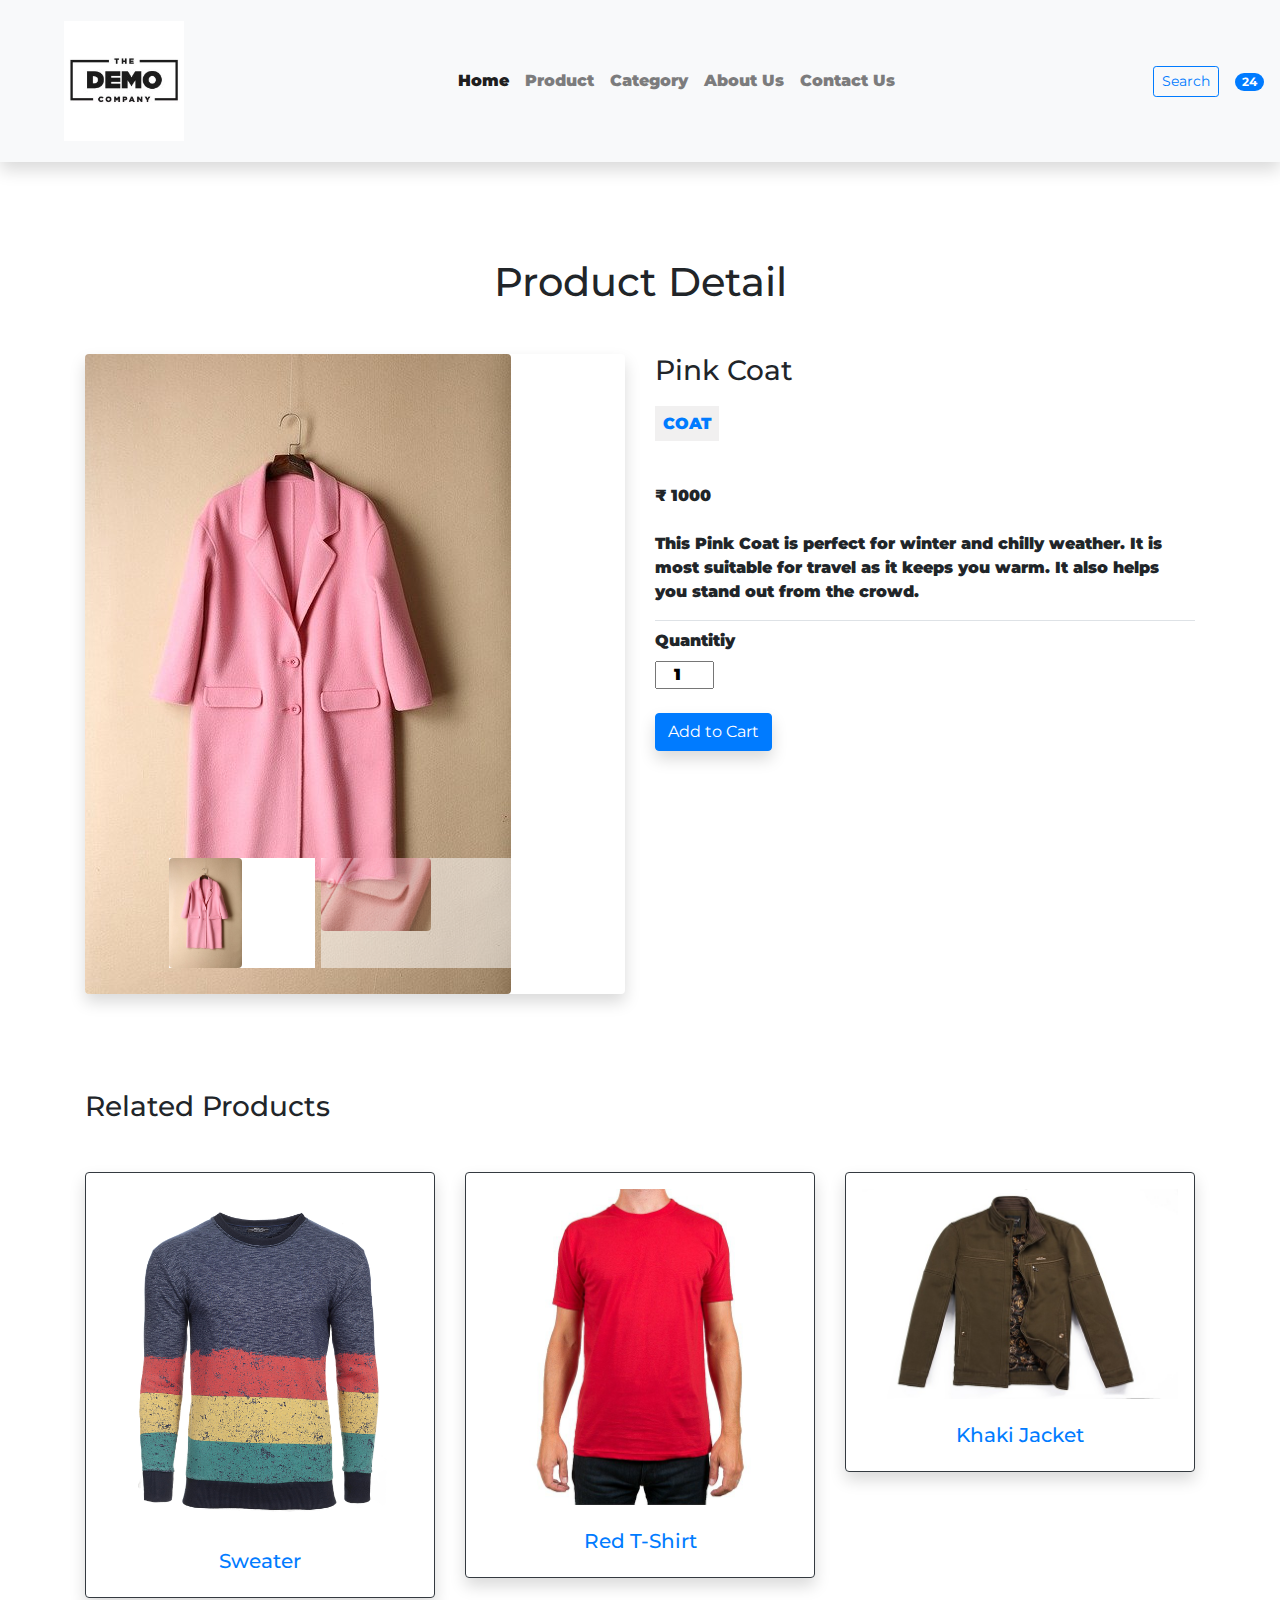
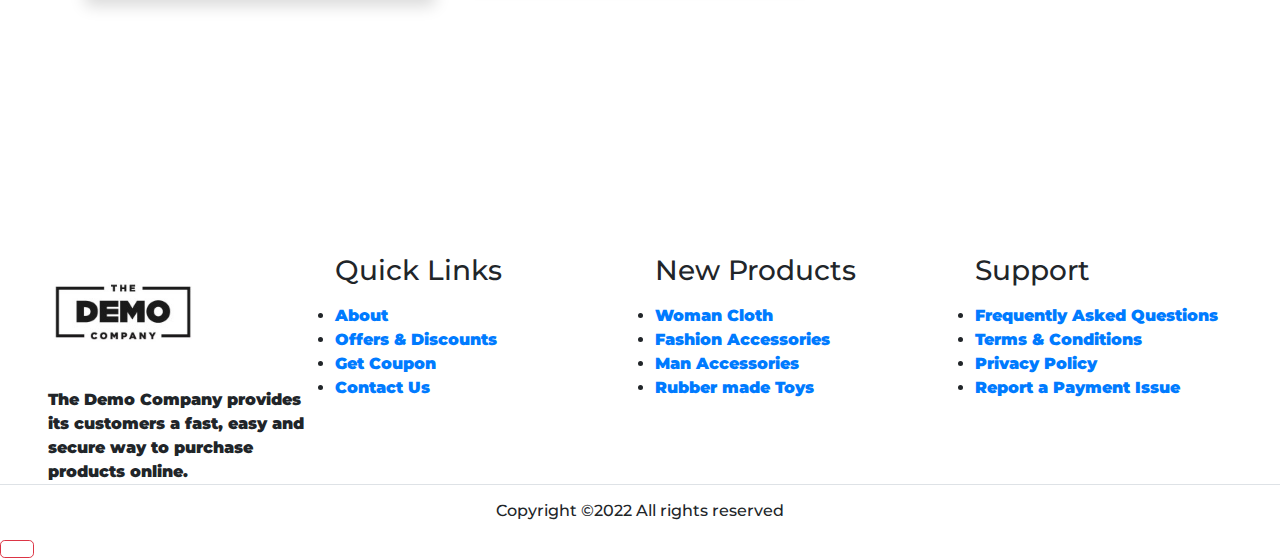
<file: productdetail5.html>
<!DOCTYPE  html>
<html lang="en">
  <head>
    <!-- Required meta tags -->
    <meta charset="utf-8">
    <meta name="viewport" content="width=device-width, initial-scale=1,
    shrink-to-fit=no">
     <!-- style.css For Custom Styling -->
    <link rel="stylesheet" href="assets/style.css">
    <!-- Bootstrap CSS -->
    <link rel="stylesheet"
    href="https://stackpath.bootstrapcdn.com/bootstrap/4.5.2/css/bootstrap.min.css" integrity="sha384-JcKb8q3iqJ61gNV9KGb8thSsNjpSL0n8PARn9HuZOnIxN0hoP+VmmDGMN5t9UJ0Z" crossorigin="anonymous">
   
    <!-- fontawesome cdn For Icons -->
    <link rel="stylesheet"
    href="https://cdnjs.cloudflare.com/ajax/libs/font-awesome/5.10.0/css/all.min.css"
    integrity="sha512-PgQMlq+nqFLV4ylk1gwUOgm6CtIIXkKwaIHp/PAIWHzig/lKZSEGKEysh0TCVbHJXCLN7WetD8TFecIky75ZfQ==" crossorigin="anonymous" />
    <title>E-Commerce</title>
  </head>
  
    
  <body id="top">
    <!-- ==============header menu section starts here============== -->
    <section class="header_menu" id="header_menu">
      <div class="container-fluid px-0 shadow">
        <nav class="navbar navbar-expand-lg navbar-light bg-light py-3 ">
          <a class="navbar-brand pl-5 pl-small-0" href="index.html">
            <img src="assets/images/logo.jpg" class="img img-fluid" width="120px"
            alt="logo">
          </a>
          <button class="navbar-toggler" type="button" data-toggle="collapse"
          data-target="#navbarSupportedContent"
          aria-controls="navbarSupportedContent" aria-expanded="false"
          aria-label="Toggle navigation">
            <span class="navbar-toggler-icon"></span>
          </button>
          <div class="collapse navbar-collapse" id="navbarSupportedContent">
            <ul class="navbar-nav mx-auto">
              <li class="nav-item active">
                <a class="nav-link" href="index.html">Home <span
              class="sr-only">(current)</span></a>
              </li>
              <li class="nav-item">
                <a class="nav-link" href="product.html">Product</a>
              </li>
              <li class="nav-item">
                <a class="nav-link" href="category.html">Category</a>
              </li>
              <li class="nav-item">
                <a class="nav-link" href="about.html">About Us</a>
              </li>
              <li class="nav-item">
                <a class="nav-link" href="contact.html">Contact Us</a>
              </li>
              
            </ul>
            <div class="search mr-3">
              <a href="search.html" class="btn btn-sm btn-outline-primary">
              Search
              </a>
            </div>
            <div class="cart">
              <a href="cart.html">
                <i class="fas fa-shopping-cart fa-2x"></i>
                <span class="badge badge-pill badge-primary">24</span>
              </a>
            </div>
          </div>
        </nav>
      </div>
    </section>
  <!-- ==============header menu section ends here============== -->
<!-- ==============product_detail starts here============== -->
<section class="product_detail py-5 my-5" id="product_detail">
<div class="container ">
<div class="section_title text-center mb-5">
<h1 class="text-capitalize">product detail</h1>
</div>
<div class="row">
<div class="col-md-6">
<div class="row">
<div class="col-md-12">
<div id="carouselExampleIndicators" class="carousel slide shadow
rounded"
data-ride="carousel">
<ol class="carousel-indicators">
<li data-target="#carouselExampleIndicators" data-slide-to="0"
class="active">
<img src="assets/images/product5.png" class="d-block w-50
img img-fluid rounded"
width="15px" alt="image">
</li>
<li data-target="#carouselExampleIndicators" data-slide-to="1">
<img src="assets/images/product5_5.png" class="d-block w-50
img img-fluid rounded"
width="15px" alt="image">
</li>
</ol>
<div class="carousel-inner">
<div class="carousel-item active">
<img src="assets/images/product5.png"
class="d-block h-300 img img-fluid rounded" alt="image">
</div>
<div class="carousel-item">
<img src="assets/images/product5_5.png"
class="d-block w-100 img img-fluid rounded" alt="image">
</div>
</div>
<!-- <a class="carousel-control-prev"
href="#carouselExampleIndicators" role="button" data-slide="prev">
<span class="carousel-control-prev-icon"
aria-hidden="true"></span>
<span class="sr-only">Previous</span>
</a>
<a class="carousel-control-next" href="#carouselExampleIndicators"
role="button" data-slide="next">
<span class="carousel-control-next-icon"
aria-hidden="true"></span>
<span class="sr-only">Next</span>
</a> -->
</div>
</div>
</div>
</div>
<div class="col-md-6">
<div class="row">
<div class="col-md-12">
<div class="title mb-4">
<h3>Pink Coat</h3>
</div>
<div class="category mb-4">
<span class="bg-light-gray p-2"><a
href="category.html">COAT</a></span>
</div>
<div class="rating d-flex text-danger mb-4">
<i class="fas fa-star"></i>
<i class="fas fa-star"></i>
<i class="fas fa-star"></i>
<i class="fas fa-star"></i>
<i class="fas fa-star"></i>
</div>
<div class="price mb-4">
<b><span class="mr-1">₹</span><span>1000</span></b>
</div>
<div class="desc ">
<p>
This Pink Coat is perfect for winter and chilly weather. It is most suitable for travel as it keeps you warm. It also helps you stand out from the crowd.
</p>
</div>
<div class="qty_section border-top pt-2 mb-4">
<label>Quantitiy</label>
<div>
<div class="mb-0 w-100">
<input class="quantity text-center" min="0" max="10"
name="quantity" value="1"
type="number">
</div>
</div>
</div>
<div class="buy">
<a href="cart.html" class="btn btn-primary shadow">Add to
Cart</a>
</div>
</div>
</div>
</div>
</div>
<!-- ----------------related products starts here---------- -->
<section class="related_products py-5 my-5" id="related_products">
<div class="title">
<h3>Related Products</h3>
</div>
  <div class="row mt-5">
<div class="col-md-4 col-6">
<div class="border border-dark rounded shadow text-center p-3">
<div class="mb-4">
<img src="assets/images/product6.png" class="img img-fluid"
alt="image">
</div>
<div>
<a href="productdetail6.html">
<h5>Sweater</h5>
</a>
</div>
</div>
</div>
<div class="col-md-4 col-6">
<div class="border border-dark rounded shadow text-center p-3">
<div class="mb-4">
<img src="assets/images/product3.png" class="img img-fluid"
alt="image">
</div>
<div>
<a href="productdetail3.html">
<h5>Red T-Shirt</h5>
</a>
</div>
</div>
</div>
<div class="col-md-4 col-6">
<div class="border border-dark rounded shadow text-center p-3">
<div class="mb-4">
<img src="assets/images/product2.png" class="img img-fluid"
alt="image">
</div>
<div>
<a href="productdetail2.html">
<h5>Khaki Jacket</h5>
</a>
</div>
</div>
</div>
</div>
</section>
<!-- ----------------related products ends here---------- -->
</div>
</section>
<!-- ==============product detail ends here============== -->





    
    <!-- ==============footer starts here============== -->
  <section class="footer_section pt-5 pb-2" id="footer_section">
  <footer>
  <div class="container-fluid">
  <div class="row">
  <div class="col-md-3 col-6 pl-5 pl-small-15">
  <div class="footer_title">
  <a href="index.html"><img src="assets/images/logo.jpg" width="150px"
  class="img img-fluid" alt="logo"></a>
  </div>
  <div>
  The Demo Company provides its customers a fast, easy and secure way to purchase products online.
  </div>
  </div>
  <div class="col-md-3 col-6">
  <div class="footer_title pt-3 mb-3">
  <h3>Quick Links</h3>
  </div>
  <div class="footer_links">
  <ul>
  <li><a href="about.html">About</a></li>
  <li><a href="javascript:;">Offers & Discounts</a></li>
  <li><a href="javascript:;">Get Coupon</a></li>
  <li><a href="contact.html">Contact Us</a></li>
  </ul>
  </div>
  </div>
  <div class="col-md-3 col-6">
  <div class="footer_title pt-3 mb-3">
  <h3>New Products</h3>
  </div>
  <div class="footer_links">
  <ul>
  <li><a href="javascript:;">Woman Cloth</a></li>
  <li><a href="javascript:;">Fashion Accessories</a></li>
  <li><a href="javascript:;">Man Accessories</a></li>
  <li><a href="javascript:;">Rubber made Toys</a></li>
  </ul>
  </div>
  </div>
  <div class="col-md-3 col-6">
  <div class="footer_title pt-3 mb-3">
  <h3>Support</h3>
  </div>
  <div class="footer_links">
  <ul>
  <li><a href="javascript:;">Frequently Asked Questions</a></li>
  <li><a href="javascript:;">Terms & Conditions</a></li>
  <li><a href="javascript:;">Privacy Policy</a></li>
  <li><a href="javascript:;">Report a Payment Issue</a></li>
  </ul>
  </div>
  </div>
  </div>
  </div>
  <div class="border-top">
  <h6 class="text-center mt-3">Copyright ©2022 All rights reserved
  </h6>
  </div>
  </footer>
  </section>
  <div class="backtop">
  <a id="button" href="#top" class="btn btn-lg btn-outline-danger" role="button">
  <i class="fas fa-chevron-up text-dark"></i>
  </a>
  </div>
<!-- ==============footer ends here============== -->  
    <!-- Optional JavaScript -->
  <!-- jQuery first, then Popper.js, then Bootstrap JS -->
  <script src="https://cdnjs.cloudflare.com/ajax/libs/bootstrap/5.1.3/js/bootstrap.min.js">    </script>
  <script src="https://code.jquery.com/jquery-3.5.1.slim.min.js"
  integrity="sha384-DfXdz2htPH0lsSSs5nCTpuj/zy4C+OGpamoFVy38MVBnE+IbbVYUew+OrCXaRkfj" crossorigin="anonymous"></script>
  <script
  src="https://cdn.jsdelivr.net/npm/popper.js@1.16.1/dist/umd/popper.min.js"
  integrity="sha384-9/reFTGAW83EW2RDu2S0VKaIzap3H66lZH81PoYlFhbGU+6BZp6G7niu735Sk7lN" crossorigin="anonymous"></script>
  <script
  src="https://stackpath.bootstrapcdn.com/bootstrap/4.5.2/js/bootstrap.min.js"
  integrity="sha384-B4gt1jrGC7Jh4AgTPSdUtOBvfO8shuf57BaghqFfPlYxofvL8/KUEfYiJOMMV+rV" crossorigin="anonymous"></script>
  </body>
</html>
</file>
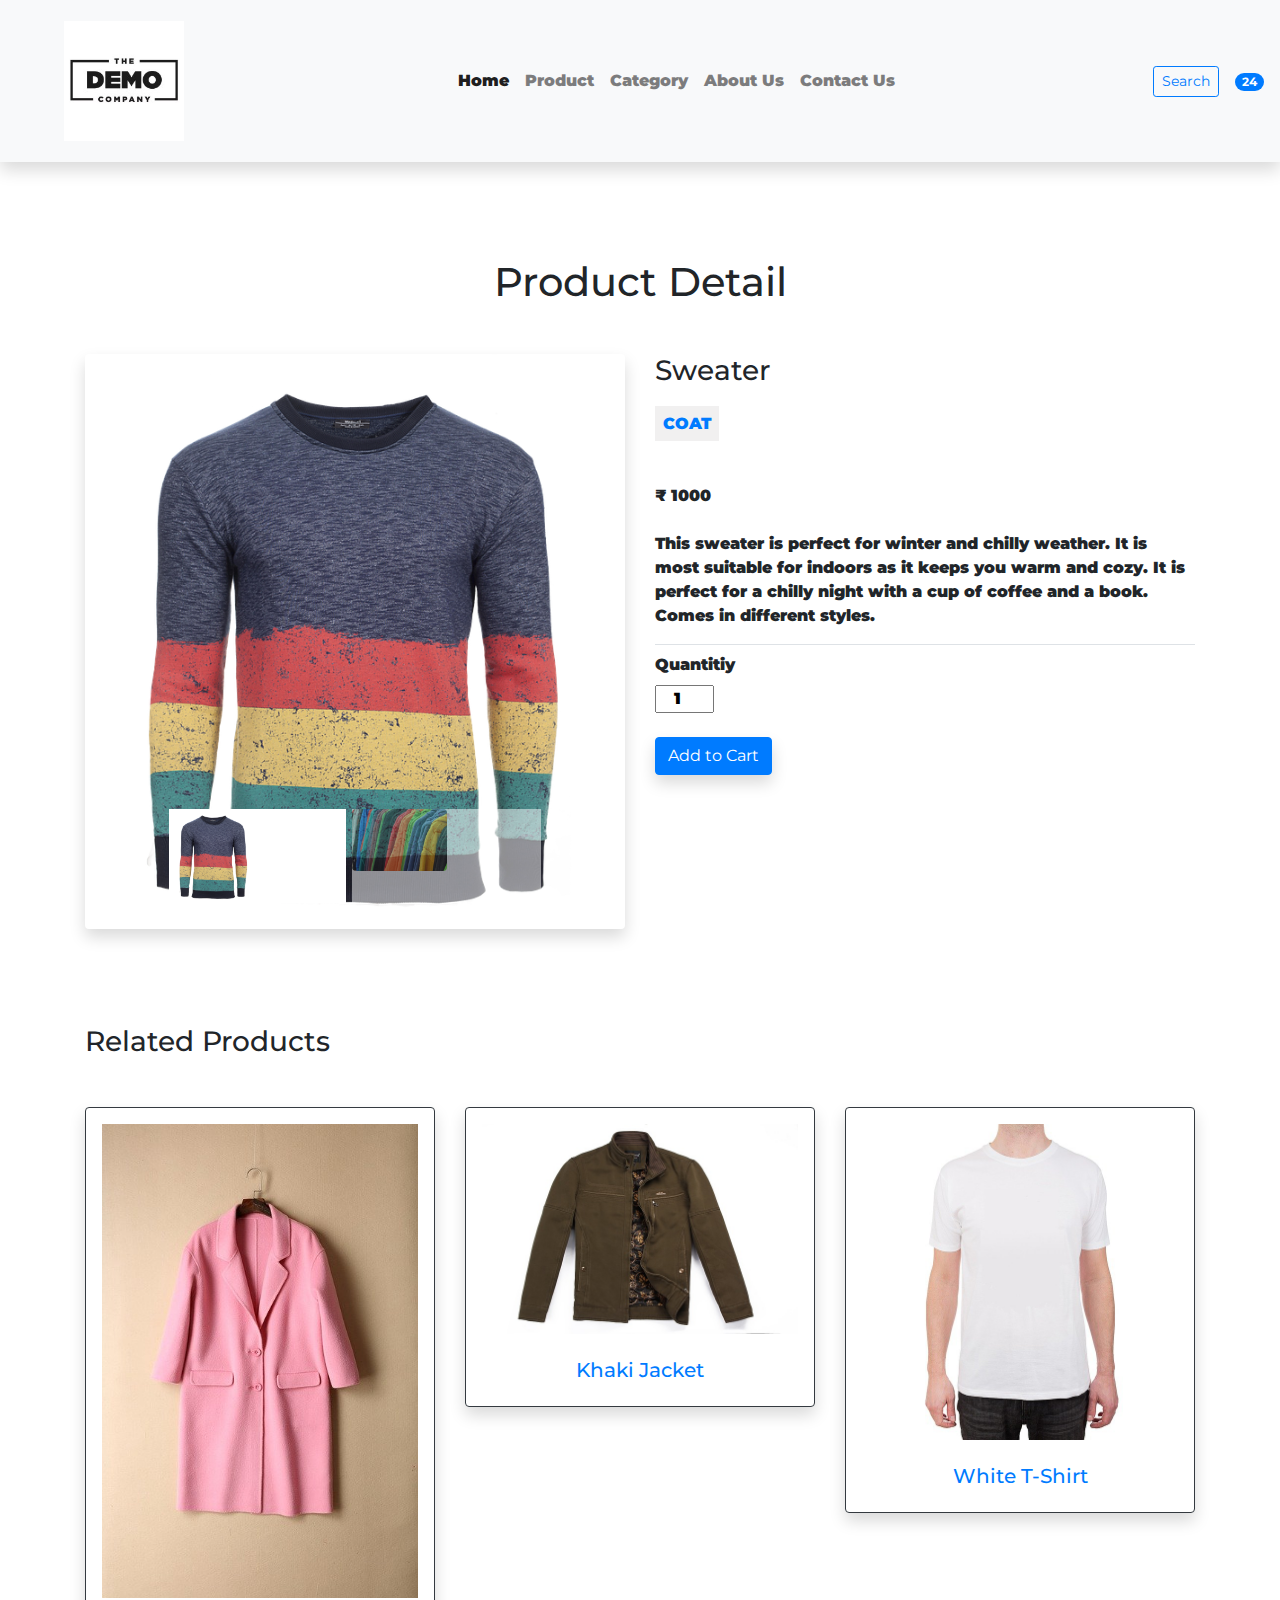
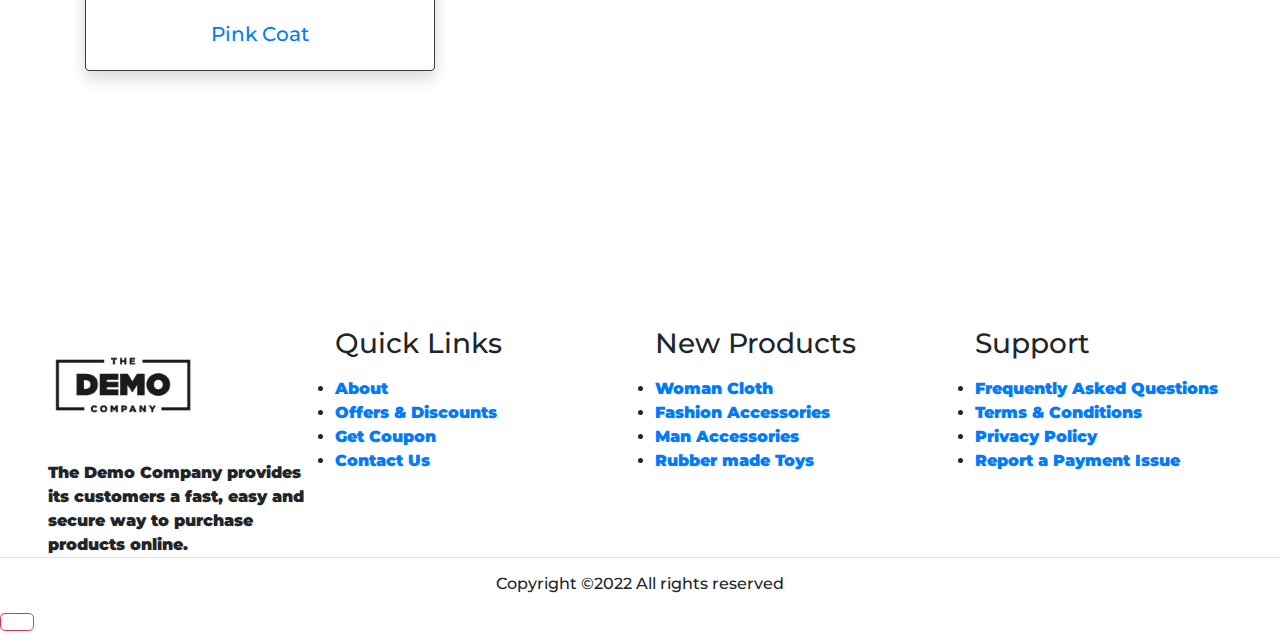
<file: productdetail6.html>
<!DOCTYPE  html>
<html lang="en">
  <head>
    <!-- Required meta tags -->
    <meta charset="utf-8">
    <meta name="viewport" content="width=device-width, initial-scale=1,
    shrink-to-fit=no">
     <!-- style.css For Custom Styling -->
    <link rel="stylesheet" href="assets/style.css">
    <!-- Bootstrap CSS -->
    <link rel="stylesheet"
    href="https://stackpath.bootstrapcdn.com/bootstrap/4.5.2/css/bootstrap.min.css" integrity="sha384-JcKb8q3iqJ61gNV9KGb8thSsNjpSL0n8PARn9HuZOnIxN0hoP+VmmDGMN5t9UJ0Z" crossorigin="anonymous">
   
    <!-- fontawesome cdn For Icons -->
    <link rel="stylesheet"
    href="https://cdnjs.cloudflare.com/ajax/libs/font-awesome/5.10.0/css/all.min.css"
    integrity="sha512-PgQMlq+nqFLV4ylk1gwUOgm6CtIIXkKwaIHp/PAIWHzig/lKZSEGKEysh0TCVbHJXCLN7WetD8TFecIky75ZfQ==" crossorigin="anonymous" />
    <title>E-Commerce</title>
  </head>
  
    
  <body id="top">
    <!-- ==============header menu section starts here============== -->
    <section class="header_menu" id="header_menu">
      <div class="container-fluid px-0 shadow">
        <nav class="navbar navbar-expand-lg navbar-light bg-light py-3 ">
          <a class="navbar-brand pl-5 pl-small-0" href="index.html">
            <img src="assets/images/logo.jpg" class="img img-fluid" width="120px"
            alt="logo">
          </a>
          <button class="navbar-toggler" type="button" data-toggle="collapse"
          data-target="#navbarSupportedContent"
          aria-controls="navbarSupportedContent" aria-expanded="false"
          aria-label="Toggle navigation">
            <span class="navbar-toggler-icon"></span>
          </button>
          <div class="collapse navbar-collapse" id="navbarSupportedContent">
            <ul class="navbar-nav mx-auto">
              <li class="nav-item active">
                <a class="nav-link" href="index.html">Home <span
              class="sr-only">(current)</span></a>
              </li>
              <li class="nav-item">
                <a class="nav-link" href="product.html">Product</a>
              </li>
              <li class="nav-item">
                <a class="nav-link" href="category.html">Category</a>
              </li>
              <li class="nav-item">
                <a class="nav-link" href="about.html">About Us</a>
              </li>
              <li class="nav-item">
                <a class="nav-link" href="contact.html">Contact Us</a>
              </li>
              
            </ul>
            <div class="search mr-3">
              <a href="search.html" class="btn btn-sm btn-outline-primary">
              Search
              </a>
            </div>
            <div class="cart">
              <a href="cart.html">
                <i class="fas fa-shopping-cart fa-2x"></i>
                <span class="badge badge-pill badge-primary">24</span>
              </a>
            </div>
          </div>
        </nav>
      </div>
    </section>
  <!-- ==============header menu section ends here============== -->
<!-- ==============product_detail starts here============== -->
<section class="product_detail py-5 my-5" id="product_detail">
<div class="container ">
<div class="section_title text-center mb-5">
<h1 class="text-capitalize">product detail</h1>
</div>
<div class="row">
<div class="col-md-6">
<div class="row">
<div class="col-md-12">
<div id="carouselExampleIndicators" class="carousel slide shadow
rounded"
data-ride="carousel">
<ol class="carousel-indicators">
<li data-target="#carouselExampleIndicators" data-slide-to="0"
class="active">
<img src="assets/images/product6.png" class="d-block w-50
img img-fluid rounded"
width="15px" alt="image">
</li>
<li data-target="#carouselExampleIndicators" data-slide-to="1">
<img src="assets/images/product6_6.png" class="d-block w-50
img img-fluid rounded"
width="15px" alt="image">
</li>
</ol>
<div class="carousel-inner">
<div class="carousel-item active">
<img src="assets/images/product6.png"
class="d-block h-300 img img-fluid rounded" alt="image">
</div>
<div class="carousel-item">
<img src="assets/images/product6_6.png"
class="d-block w-100 img img-fluid rounded" alt="image">
</div>
</div>
<!-- <a class="carousel-control-prev"
href="#carouselExampleIndicators" role="button" data-slide="prev">
<span class="carousel-control-prev-icon"
aria-hidden="true"></span>
<span class="sr-only">Previous</span>
</a>
<a class="carousel-control-next" href="#carouselExampleIndicators"
role="button" data-slide="next">
<span class="carousel-control-next-icon"
aria-hidden="true"></span>
<span class="sr-only">Next</span>
</a> -->
</div>
</div>
</div>
</div>
<div class="col-md-6">
<div class="row">
<div class="col-md-12">
<div class="title mb-4">
<h3>Sweater</h3>
</div>
<div class="category mb-4">
<span class="bg-light-gray p-2"><a
href="category.html">COAT</a></span>
</div>
<div class="rating d-flex text-danger mb-4">
<i class="fas fa-star"></i>
<i class="fas fa-star"></i>
<i class="fas fa-star"></i>
<i class="fas fa-star"></i>
<i class="far fa-star"></i>
</div>
<div class="price mb-4">
<b><span class="mr-1">₹</span><span>1000</span></b>
</div>
<div class="desc ">
<p>
This sweater is perfect for winter and chilly weather. It is most suitable for indoors as it keeps you warm and cozy. It is perfect for a chilly night with a cup of coffee and a book. Comes in different styles.
</p>
</div>
<div class="qty_section border-top pt-2 mb-4">
<label>Quantitiy</label>
<div>
<div class="mb-0 w-100">
<input class="quantity text-center" min="0" max="10"
name="quantity" value="1"
type="number">
</div>
</div>
</div>
<div class="buy">
<a href="cart.html" class="btn btn-primary shadow">Add to
Cart</a>
</div>
</div>
</div>
</div>
</div>
<!-- ----------------related products starts here---------- -->
<section class="related_products py-5 my-5" id="related_products">
<div class="title">
<h3>Related Products</h3>
</div>
  <div class="row mt-5">
<div class="col-md-4 col-6">
<div class="border border-dark rounded shadow text-center p-3">
<div class="mb-4">
<img src="assets/images/product5.png" class="img img-fluid"
alt="image">
</div>
<div>
<a href="productdetail5.html">
<h5>Pink Coat</h5>
</a>
</div>
</div>
</div>
<div class="col-md-4 col-6">
<div class="border border-dark rounded shadow text-center p-3">
<div class="mb-4">
<img src="assets/images/product2.png" class="img img-fluid"
alt="image">
</div>
<div>
<a href="productdetail2.html">
<h5>Khaki Jacket</h5>
</a>
</div>
</div>
</div>
<div class="col-md-4 col-6">
<div class="border border-dark rounded shadow text-center p-3">
<div class="mb-4">
<img src="assets/images/product1.png" class="img img-fluid"
alt="image">
</div>
<div>
<a href="productdetail1.html">
<h5>White T-Shirt</h5>
</a>
</div>
</div>
</div>
</div>
</section>
<!-- ----------------related products ends here---------- -->
</div>
</section>
<!-- ==============product detail ends here============== -->





    
    <!-- ==============footer starts here============== -->
  <section class="footer_section pt-5 pb-2" id="footer_section">
  <footer>
  <div class="container-fluid">
  <div class="row">
  <div class="col-md-3 col-6 pl-5 pl-small-15">
  <div class="footer_title">
  <a href="index.html"><img src="assets/images/logo.jpg" width="150px"
  class="img img-fluid" alt="logo"></a>
  </div>
  <div>
  The Demo Company provides its customers a fast, easy and secure way to purchase products online.
  </div>
  </div>
  <div class="col-md-3 col-6">
  <div class="footer_title pt-3 mb-3">
  <h3>Quick Links</h3>
  </div>
  <div class="footer_links">
  <ul>
  <li><a href="about.html">About</a></li>
  <li><a href="javascript:;">Offers & Discounts</a></li>
  <li><a href="javascript:;">Get Coupon</a></li>
  <li><a href="contact.html">Contact Us</a></li>
  </ul>
  </div>
  </div>
  <div class="col-md-3 col-6">
  <div class="footer_title pt-3 mb-3">
  <h3>New Products</h3>
  </div>
  <div class="footer_links">
  <ul>
  <li><a href="javascript:;">Woman Cloth</a></li>
  <li><a href="javascript:;">Fashion Accessories</a></li>
  <li><a href="javascript:;">Man Accessories</a></li>
  <li><a href="javascript:;">Rubber made Toys</a></li>
  </ul>
  </div>
  </div>
  <div class="col-md-3 col-6">
  <div class="footer_title pt-3 mb-3">
  <h3>Support</h3>
  </div>
  <div class="footer_links">
  <ul>
  <li><a href="javascript:;">Frequently Asked Questions</a></li>
  <li><a href="javascript:;">Terms & Conditions</a></li>
  <li><a href="javascript:;">Privacy Policy</a></li>
  <li><a href="javascript:;">Report a Payment Issue</a></li>
  </ul>
  </div>
  </div>
  </div>
  </div>
  <div class="border-top">
  <h6 class="text-center mt-3">Copyright ©2022 All rights reserved
  </h6>
  </div>
  </footer>
  </section>
  <div class="backtop">
  <a id="button" href="#top" class="btn btn-lg btn-outline-danger" role="button">
  <i class="fas fa-chevron-up text-dark"></i>
  </a>
  </div>
<!-- ==============footer ends here============== -->  
    <!-- Optional JavaScript -->
  <!-- jQuery first, then Popper.js, then Bootstrap JS -->
  <script src="https://cdnjs.cloudflare.com/ajax/libs/bootstrap/5.1.3/js/bootstrap.min.js">    </script>
  <script src="https://code.jquery.com/jquery-3.5.1.slim.min.js"
  integrity="sha384-DfXdz2htPH0lsSSs5nCTpuj/zy4C+OGpamoFVy38MVBnE+IbbVYUew+OrCXaRkfj" crossorigin="anonymous"></script>
  <script
  src="https://cdn.jsdelivr.net/npm/popper.js@1.16.1/dist/umd/popper.min.js"
  integrity="sha384-9/reFTGAW83EW2RDu2S0VKaIzap3H66lZH81PoYlFhbGU+6BZp6G7niu735Sk7lN" crossorigin="anonymous"></script>
  <script
  src="https://stackpath.bootstrapcdn.com/bootstrap/4.5.2/js/bootstrap.min.js"
  integrity="sha384-B4gt1jrGC7Jh4AgTPSdUtOBvfO8shuf57BaghqFfPlYxofvL8/KUEfYiJOMMV+rV" crossorigin="anonymous"></script>
  </body>
</html>
</file>
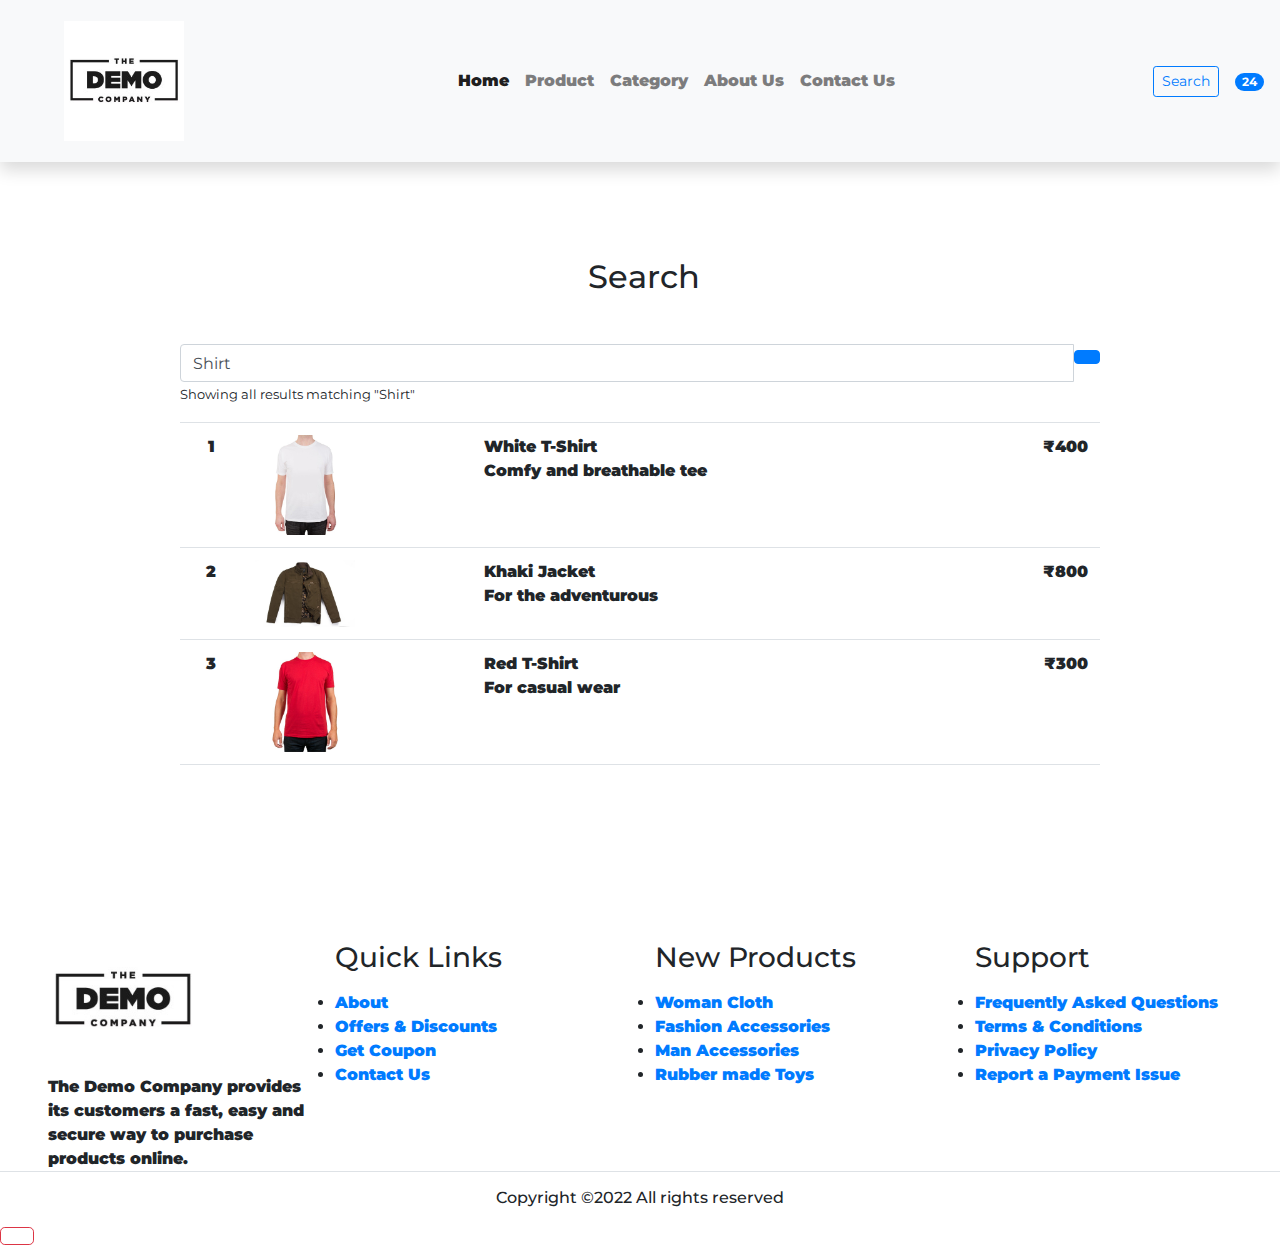
<file: search.html>
<!DOCTYPE  html>
<html lang="en">
  <head>
    <!-- Required meta tags -->
    <meta charset="utf-8">
    <meta name="viewport" content="width=device-width, initial-scale=1,
    shrink-to-fit=no">
     <!-- style.css For Custom Styling -->
    <link rel="stylesheet" href="assets/style.css">
    <!-- Bootstrap CSS -->
    <link rel="stylesheet"
    href="https://stackpath.bootstrapcdn.com/bootstrap/4.5.2/css/bootstrap.min.css" integrity="sha384-JcKb8q3iqJ61gNV9KGb8thSsNjpSL0n8PARn9HuZOnIxN0hoP+VmmDGMN5t9UJ0Z" crossorigin="anonymous">
   
    <!-- fontawesome cdn For Icons -->
    <link rel="stylesheet"
    href="https://cdnjs.cloudflare.com/ajax/libs/font-awesome/5.10.0/css/all.min.css"
    integrity="sha512-PgQMlq+nqFLV4ylk1gwUOgm6CtIIXkKwaIHp/PAIWHzig/lKZSEGKEysh0TCVbHJXCLN7WetD8TFecIky75ZfQ==" crossorigin="anonymous" />
    <title>E-Commerce</title>
  </head>
  
    
  <body id="top">
    <!-- ==============header menu section starts here============== -->
    <section class="header_menu" id="header_menu">
      <div class="container-fluid px-0 shadow">
        <nav class="navbar navbar-expand-lg navbar-light bg-light py-3 ">
          <a class="navbar-brand pl-5 pl-small-0" href="index.html">
            <img src="assets/images/logo.jpg" class="img img-fluid" width="120px"
            alt="logo">
          </a>
          <button class="navbar-toggler" type="button" data-toggle="collapse"
          data-target="#navbarSupportedContent"
          aria-controls="navbarSupportedContent" aria-expanded="false"
          aria-label="Toggle navigation">
            <span class="navbar-toggler-icon"></span>
          </button>
          <div class="collapse navbar-collapse" id="navbarSupportedContent">
            <ul class="navbar-nav mx-auto">
              <li class="nav-item active">
                <a class="nav-link" href="index.html">Home <span
              class="sr-only">(current)</span></a>
              </li>
              <li class="nav-item">
                <a class="nav-link" href="product.html">Product</a>
              </li>
              <li class="nav-item">
                <a class="nav-link" href="category.html">Category</a>
              </li>
              <li class="nav-item">
                <a class="nav-link" href="about.html">About Us</a>
              </li>
              <li class="nav-item">
                <a class="nav-link" href="contact.html">Contact Us</a>
              </li>
              
            </ul>
            <div class="search mr-3">
              <a href="search.html" class="btn btn-sm btn-outline-primary">
              Search
              </a>
            </div>
            <div class="cart">
              <a href="cart.html">
                <i class="fas fa-shopping-cart fa-2x"></i>
                <span class="badge badge-pill badge-primary">24</span>
              </a>
            </div>
          </div>
        </nav>
      </div>
    </section>
  <!-- ==============header menu section ends here============== -->

<!-- ==============search section ends here============== -->
<section class="search_section py-5 my-5" id="search_section">
<div class="container">
<div class="title text-center mb-5">
<h2><i class="far fa-file mr-2"></i>Search</h2>
</div>
<div class="row">
<!-- BEGIN RESULT -->
<div class="col-md-10 mx-auto">
<!-- BEGIN SEARCH INPUT -->
<div class="input-group">
<input type="text" class="form-control" value="Shirt">
<span class="input-group-btn">
<button class="btn btn-primary" type="button"><i class="fa
fa-search"></i></button>
</span>
</div>
<!-- END SEARCH INPUT -->
<small>Showing all results matching "Shirt"</small>
<!-- BEGIN TABLE RESULT -->
<div class="table-responsive mt-3">
<table class="table table-hover">
<tbody class="border-bottom">
<tr>
<td class="number text-center">1</td>
<td class="image"><img src="assets/images/product1.png"
width="100px"
class="img img-fluid" alt=""></td>
<td class="product"><strong>White T-Shirt</strong><br>Comfy and breathable tee
</td>
<td class="rate text-right"><span><i class="fa fa-star"></i><i
class="fa fa-star"></i><i class="fa fa-star"></i><i
class="fa fa-star"></i><i class="fa
fa-star-half-o"></i></span></td>
<td class="price text-right">₹400</td>
</tr>
<tr>
<td class="number text-center">2</td>
<td class="image"><img src="assets/images/product2.png"
width="100px"
class="img img-fluid" alt=""></td>
<td class="product"><strong>Khaki Jacket</strong><br>For the adventurous
</td>
<td class="rate text-right"><span><i class="fa fa-star"></i><i
class="fa fa-star"></i><i
class="fa fa-star"></i><i class="fa
fa-star-half-o"></i></span></td>
<td class="price text-right">₹800</td>
</tr>
<tr>
<td class="number text-center">3</td>
<td class="image"><img src="assets/images/product3.png"
width="100px"
class="img img-fluid" alt=""></td>
<td class="product"><strong>Red T-Shirt</strong><br>For casual wear
</td>
<td class="rate text-right"><span><i class="fa fa-star"></i><i
class="fa fa-star"></i><i
class="fa fa-star"></i><i class="fa
fa-star-half-o"></i></span></td>
<td class="price text-right">₹300</td>
</tr>
</tbody>
</table>
</div>
<!-- END TABLE RESULT -->
</div>
<!-- END RESULT -->
</div>
</div>
</section>
<!-- ==============search section ends here============== -->

    
    <!-- ==============footer starts here============== -->
<section class="footer_section pt-5 pb-2" id="footer_section">
<footer>
<div class="container-fluid">
<div class="row">
<div class="col-md-3 col-6 pl-5 pl-small-15">
<div class="footer_title">
<a href="index.html"><img src="assets/images/logo.jpg" width="150px"
class="img img-fluid" alt="logo"></a>
</div>
<div>
The Demo Company provides its customers a fast, easy and secure way to purchase products online.
</div>
</div>
<div class="col-md-3 col-6">
<div class="footer_title pt-3 mb-3">
<h3>Quick Links</h3>
</div>
<div class="footer_links">
<ul>
<li><a href="about.html">About</a></li>
<li><a href="javascript:;">Offers & Discounts</a></li>
<li><a href="javascript:;">Get Coupon</a></li>
<li><a href="contact.html">Contact Us</a></li>
</ul>
</div>
</div>
<div class="col-md-3 col-6">
<div class="footer_title pt-3 mb-3">
<h3>New Products</h3>
</div>
<div class="footer_links">
<ul>
<li><a href="javascript:;">Woman Cloth</a></li>
<li><a href="javascript:;">Fashion Accessories</a></li>
<li><a href="javascript:;">Man Accessories</a></li>
<li><a href="javascript:;">Rubber made Toys</a></li>
</ul>
</div>
</div>
<div class="col-md-3 col-6">
<div class="footer_title pt-3 mb-3">
<h3>Support</h3>
</div>
<div class="footer_links">
<ul>
<li><a href="javascript:;">Frequently Asked Questions</a></li>
<li><a href="javascript:;">Terms & Conditions</a></li>
<li><a href="javascript:;">Privacy Policy</a></li>
<li><a href="javascript:;">Report a Payment Issue</a></li>
</ul>
</div>
</div>
</div>
</div>
<div class="border-top">
<h6 class="text-center mt-3">Copyright ©2022 All rights reserved
</h6>
</div>
</footer>
</section>
<div class="backtop">
<a id="button" href="#top" class="btn btn-lg btn-outline-danger" role="button">
<i class="fas fa-chevron-up text-dark"></i>
</a>
</div>
<!-- ==============footer ends here============== -->
    
  <!-- Optional JavaScript -->
  <!-- jQuery first, then Popper.js, then Bootstrap JS -->
  <script src="https://cdnjs.cloudflare.com/ajax/libs/bootstrap/5.1.3/js/bootstrap.min.js">    </script>
  <script src="https://code.jquery.com/jquery-3.5.1.slim.min.js"
  integrity="sha384-DfXdz2htPH0lsSSs5nCTpuj/zy4C+OGpamoFVy38MVBnE+IbbVYUew+OrCXaRkfj" crossorigin="anonymous"></script>
  <script
  src="https://cdn.jsdelivr.net/npm/popper.js@1.16.1/dist/umd/popper.min.js"
  integrity="sha384-9/reFTGAW83EW2RDu2S0VKaIzap3H66lZH81PoYlFhbGU+6BZp6G7niu735Sk7lN" crossorigin="anonymous"></script>
  <script
  src="https://stackpath.bootstrapcdn.com/bootstrap/4.5.2/js/bootstrap.min.js"
  integrity="sha384-B4gt1jrGC7Jh4AgTPSdUtOBvfO8shuf57BaghqFfPlYxofvL8/KUEfYiJOMMV+rV" crossorigin="anonymous"></script>
  </body>
</html>
</file>
<file: assets/style.css>
/* fonts styling */
@import url('https://fonts.googleapis.com/css2?family=Montserrat&display=swap');

/* css default format setting */
*{
    margin: 0;
    padding: 0;
    box-sizing: border-box;
    font-family: 'Montserrat', sans-serif;
    scroll-behavior: smooth;
    font-weight: bolder;
  transition: all 1s ;
}
.bg-light-gray{    
    background-color: rgb(241, 240, 240);
}
.section_title h1{
    text-decoration: bold;
}

/* for cart logo hover effect */
.cart a{
    text-decoration: none;
    list-style: none;
}
.cart a:hover{
    text-decoration: none;
    list-style: none;
}
.bg_cart_1{
    background-color: #8EC5FC;
    background-image: linear-gradient(62deg, #8EC5FC 0%, #E0C3FC 100%);
}
.list-group-item{
    background-color: inherit !important;
}

/* for product detail page image gallery */
.carousel-indicators li{
    width: auto !important;
    height: auto !important;
}

.feature{
  background: rgb(0,121,230);
  background: linear-gradient(0deg, rgba(0,121,230,1) 0%,rgba(0,250,255,1) 90%);
}
/* for checkout page */
.bg_checkout_1{
    background-color: #8EC5FC;
    background-image: linear-gradient(62deg, #8EC5FC 0%, #E0C3FC 100%);
}

/* for product layout design */
.single_product{
    background-color: rgb(241, 240, 240);
}
.product_img{
    position: relative;
}
.product_img .new_product{
    position: absolute;
    top: 5%;
    left: 5%;
}

.contact_form{
    background-color: #8EC5FC;
    background-image: linear-gradient(62deg, #8EC5FC 0%, #E0C3FC 100%);
}

.feature:hover{
  background: linear-gradient(180deg, rgba(0,0,230,1) 0%,rgba(0,250,255,1) 90%);
}

#products>div:hover{
  background: lightgray;
}

#shop_by_category>div:hover{
  background: gray;
  
}
</file>
